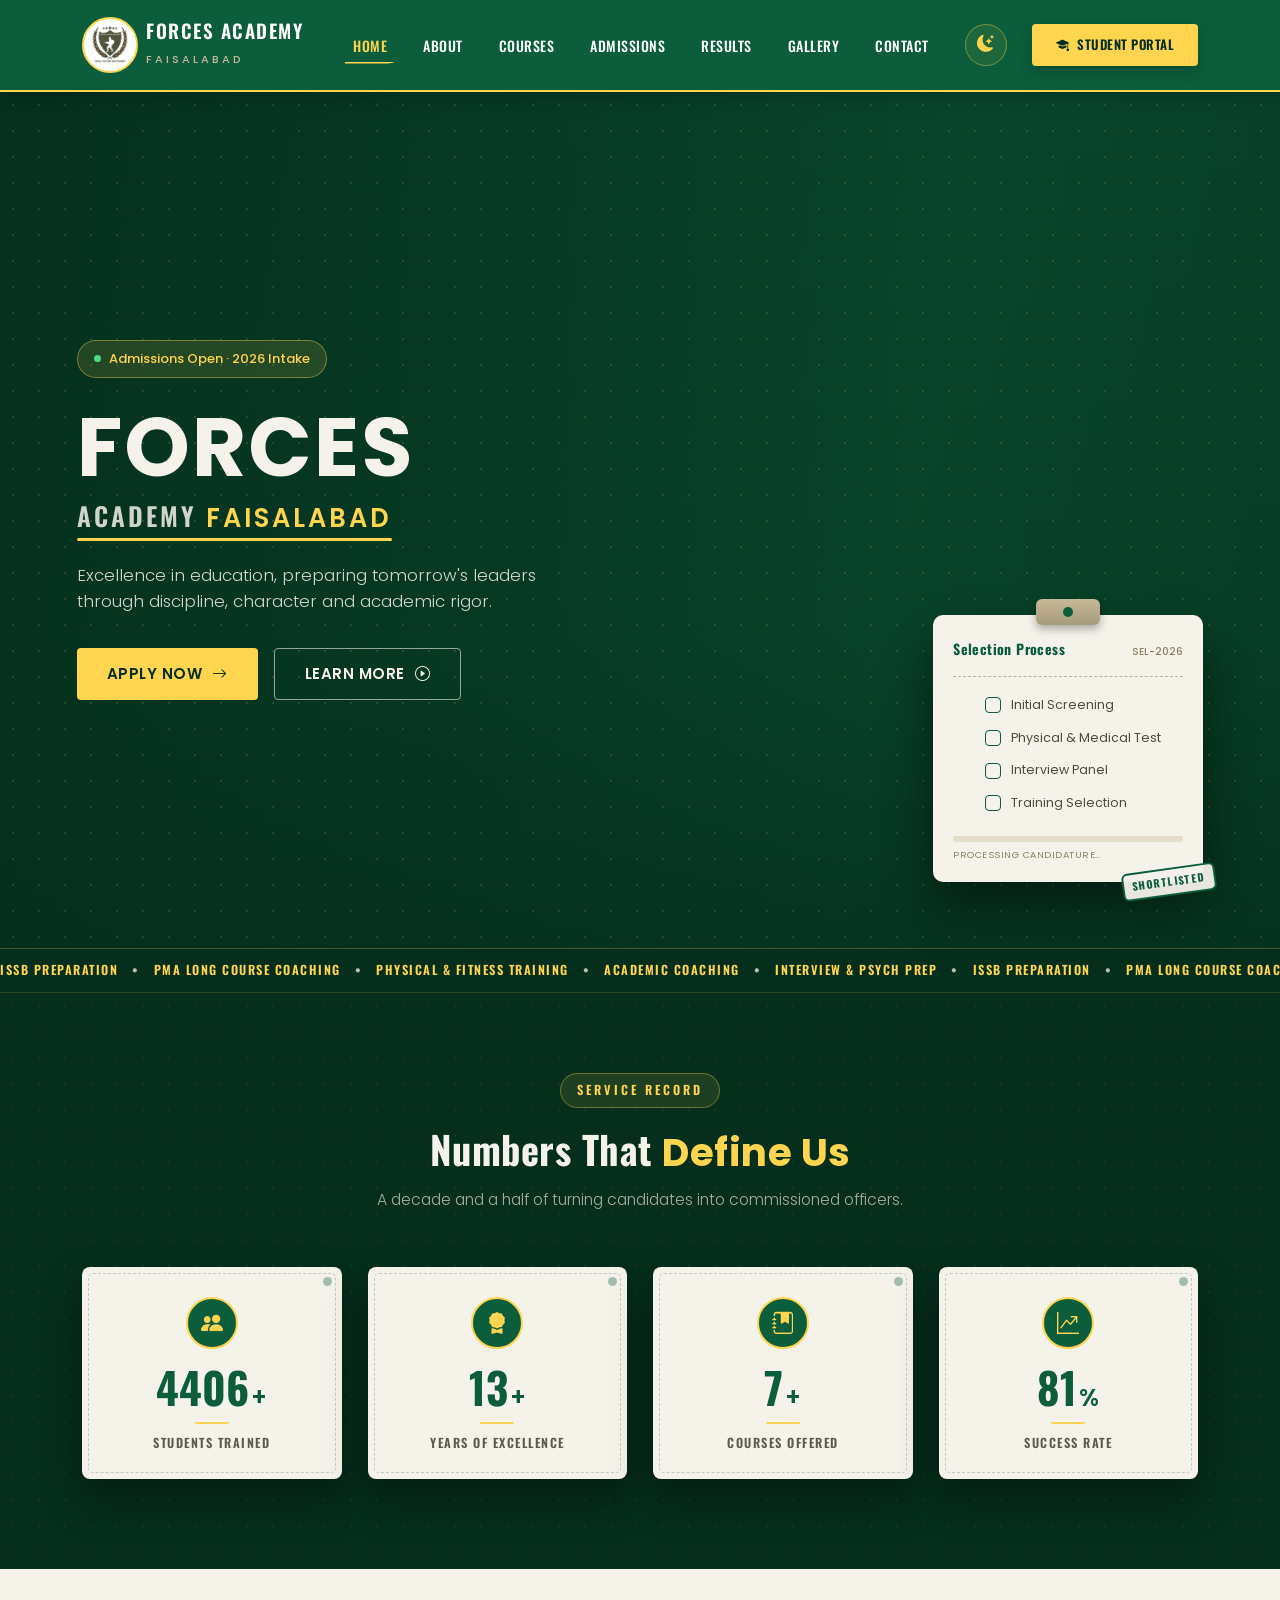
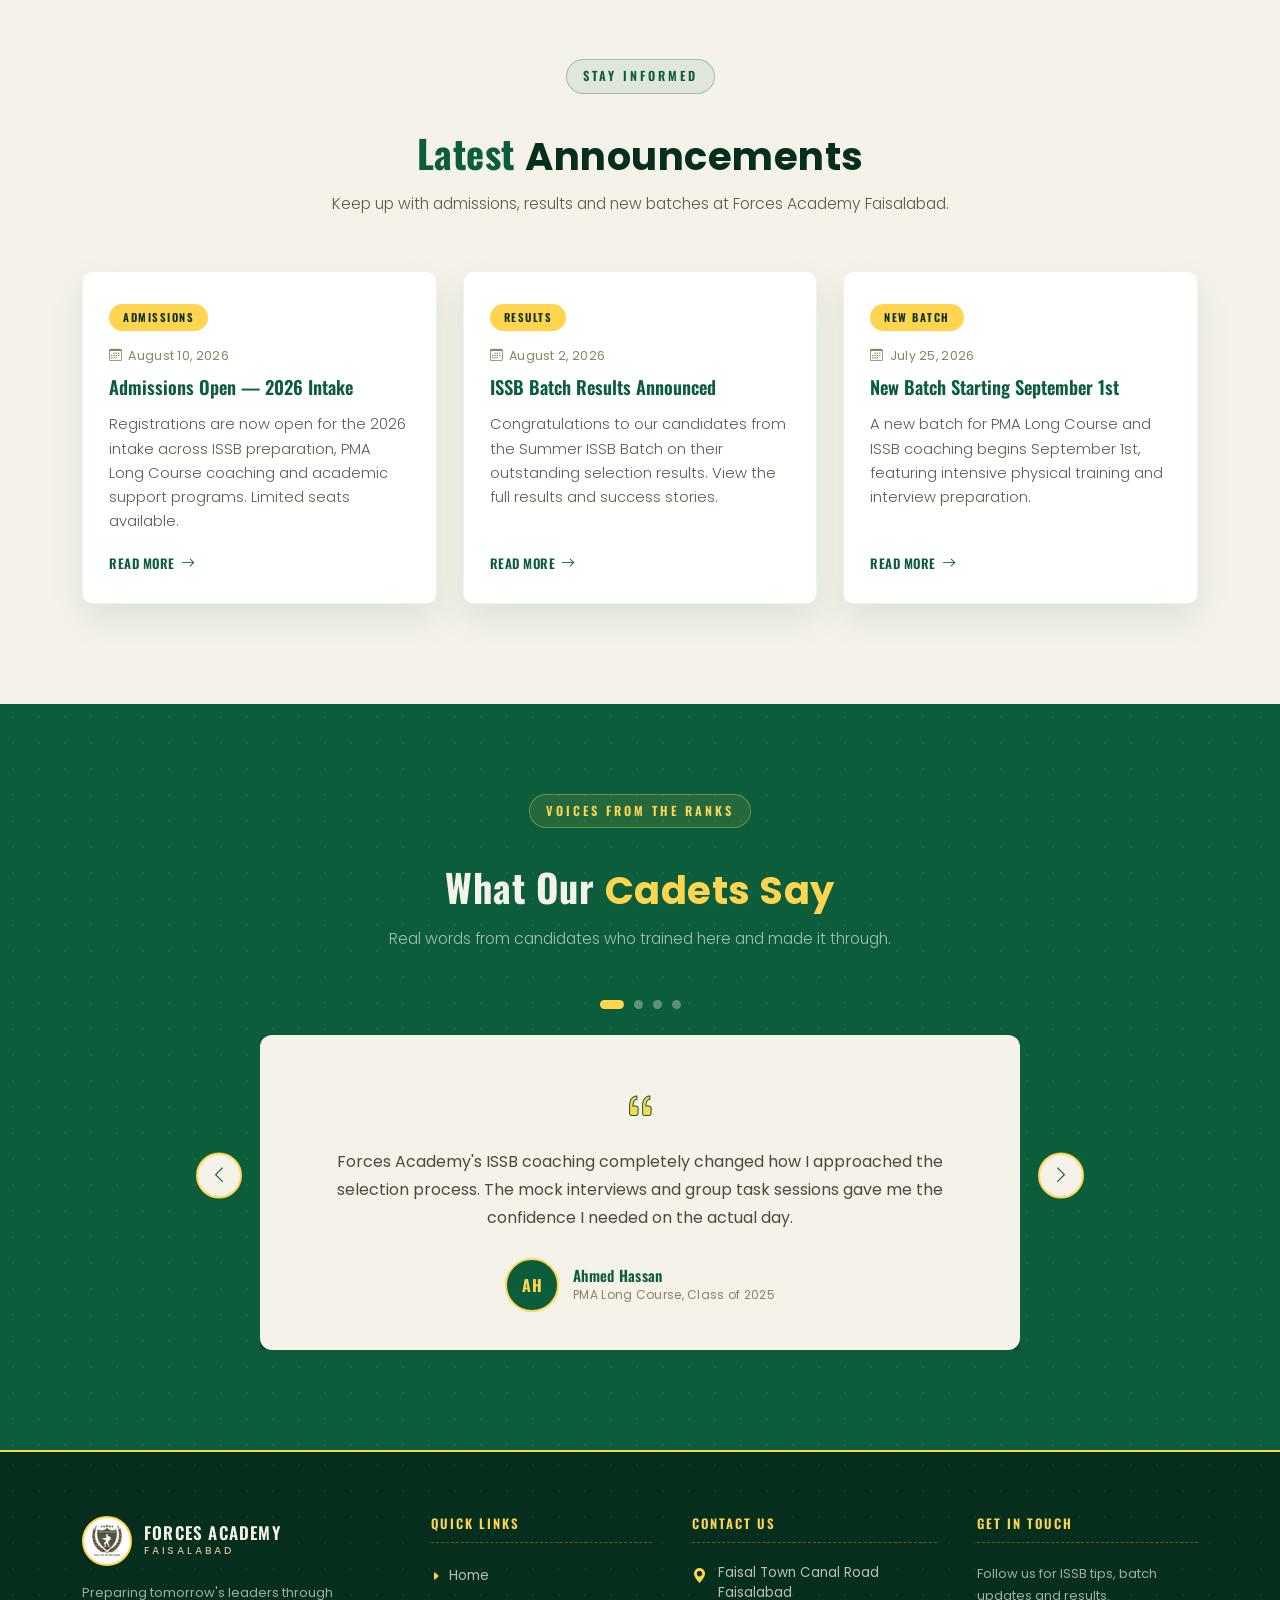
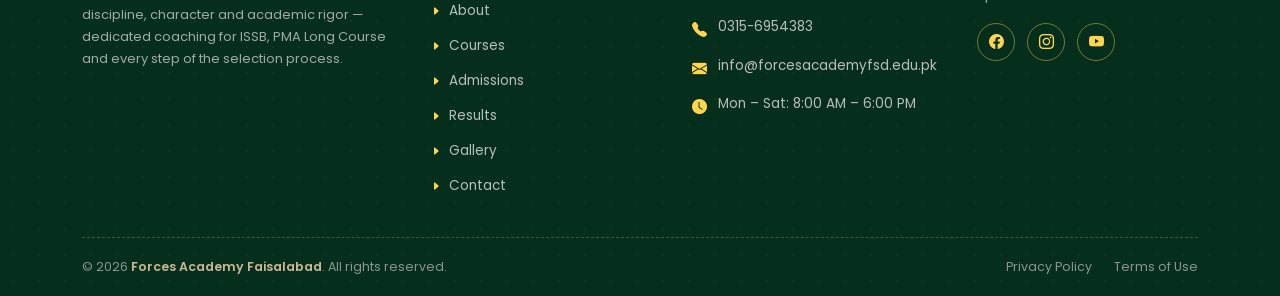
<file: index.html>
<!DOCTYPE html>
<html lang="en">

<head>
    <meta charset="UTF-8">
    <meta name="viewport" content="width=device-width, initial-scale=1.0">

    <title>Forces Academy Faisalabad</title>

    <!-- ===== Basic SEO Meta Tags ===== -->
    <meta name="description" content="Forces Academy Faisalabad offers expert ISSB preparation, PMA Long Course coaching, physical fitness training and academic support to help candidates become commissioned officers.">
    <meta name="keywords" content="Forces Academy Faisalabad, ISSB preparation, ISSB coaching Faisalabad, PMA Long Course coaching, Pakistan Army academy, military academy training, physical fitness training, interview and psych prep, cadet college coaching, Pakistan Navy academy, Pakistan Air Force academy">
    <meta name="author" content="Forces Academy Faisalabad">
    <link rel="canonical" href="https://forcesacademyfsd.edu.pk/index.html">

    <!-- ===== Open Graph / Social Sharing Meta Tags ===== -->
    <meta property="og:type" content="website">
    <meta property="og:title" content="Forces Academy Faisalabad | ISSB &amp; PMA Long Course Coaching">
    <meta property="og:description" content="Excellence in education, preparing tomorrow's leaders through discipline, character and academic rigor. ISSB, PMA Long Course, physical training and interview prep.">
    <meta property="og:image" content="https://forcesacademyfsd.edu.pk/images/logo.png">
    <meta property="og:url" content="https://forcesacademyfsd.edu.pk/index.html">
    <meta property="og:site_name" content="Forces Academy Faisalabad">
    <meta property="og:locale" content="en_PK">

    <!-- ===== Twitter Card Meta Tags ===== -->
    <meta name="twitter:card" content="summary_large_image">
    <meta name="twitter:title" content="Forces Academy Faisalabad | ISSB &amp; PMA Long Course Coaching">
    <meta name="twitter:description" content="Excellence in education, preparing tomorrow's leaders through discipline, character and academic rigor.">
    <meta name="twitter:image" content="https://forcesacademyfsd.edu.pk/images/logo.png">

    <!-- ===== Favicon (using existing logo) ===== -->
    <link rel="icon" type="image/png" href="images/logo.png">
    <link rel="apple-touch-icon" href="images/logo.png">

    <!-- Bootstrap CSS -->
    <link href="https://cdn.jsdelivr.net/npm/bootstrap@5.3.3/dist/css/bootstrap.min.css" rel="stylesheet">

    <!-- Bootstrap Icons -->
    <link rel="stylesheet"
        href="https://cdn.jsdelivr.net/npm/bootstrap-icons@1.11.3/font/bootstrap-icons.min.css">

    <!-- Custom CSS -->
    <link rel="stylesheet" href="css/style.css">
    <link rel="stylesheet" href="css/home.css">
    <link rel="stylesheet" href="css/dark-mode.css">

    <!-- If JS fails to load for any reason, cards must still be visible -->
    <noscript>
        <style>.fa-stat-card,.fa-announce-card{ opacity:1 !important; transform:none !important; }</style>
    </noscript>

    <!-- Apply saved theme before first paint, so there's no flash of the wrong theme.
         This tiny inline script MUST stay in <head>, before the stylesheets finish
         loading, so the class is already on <html> by the time CSS paints. -->
    <script>
        (function () {
            try {
                var saved = localStorage.getItem('fa-theme');
                var wantsDark = saved ? saved === 'dark'
                    : window.matchMedia('(prefers-color-scheme: dark)').matches;
                if (wantsDark) document.documentElement.classList.add('dark-mode');
            } catch (e) { /* localStorage unavailable — default to light mode */ }
        })();
    </script>

</head>

<body>

    <!-- ================= NAVBAR START ================= -->

    <nav class="navbar navbar-expand-lg sticky-top" id="mainNav">

        <div class="container">

            <!-- Logo -->

            <a class="navbar-brand d-flex align-items-center" href="index.html">

                <img src="images/logo.png" alt="Forces Academy Faisalabad official logo" class="logo">

                <div class="logo-text ms-2">
                    <h4>FORCES ACADEMY</h4>
                    <span>FAISALABAD</span>
                </div>

            </a>

            <!-- Mobile Toggle -->

            <button class="navbar-toggler" type="button"
                data-bs-toggle="collapse"
                data-bs-target="#navbarMenu">
                <span class="navbar-toggler-icon"></span>
            </button>

            <!-- Menu -->

            <div class="collapse navbar-collapse justify-content-end" id="navbarMenu">

                <ul class="navbar-nav align-items-lg-center">

                    <li class="nav-item"><a class="nav-link active" href="index.html">Home</a></li>
                    <li class="nav-item"><a class="nav-link" href="about.html">About</a></li>
                    <li class="nav-item"><a class="nav-link" href="courses.html">Courses</a></li>
                    <li class="nav-item"><a class="nav-link" href="admissions.html">Admissions</a></li>
                    <li class="nav-item"><a class="nav-link" href="results.html">Results</a></li>
                    <li class="nav-item"><a class="nav-link" href="gallery.html">Gallery</a></li>
                    <li class="nav-item"><a class="nav-link" href="contact.html">Contact</a></li>

                </ul>

                <!-- Theme Toggle -->
                <button type="button" class="theme-toggle-btn" id="themeToggle" aria-label="Toggle dark mode" title="Toggle dark mode">
                    <i class="bi bi-moon-stars-fill theme-icon-moon"></i>
                    <i class="bi bi-sun-fill theme-icon-sun"></i>
                </button>

                <!-- Student Portal Button -->

                <a href="https://farhadlms.great-site.net/login.php" class="portal-btn">
                    <i class="bi bi-mortarboard-fill"></i>
                    Student Portal
                </a>

            </div>

        </div>

    </nav>

    <!-- ================= NAVBAR END ================= -->

    <!-- ================= HERO SECTION START ================= -->
    <section id="hero" class="fa2-hero">

        <!-- Full-bleed background photo behind everything -->
        <div class="fa2-photo" role="img" aria-label="Forces Academy Faisalabad cadets in training"></div>
        <div class="fa2-photo-fade"></div>
        <div class="fa2-grid-fx"></div>

        <div class="fa2-hero-inner">

            <div class="fa2-hero-content">

                <span class="fa2-badge">
                    <span class="fa2-dot"></span>
                    Admissions Open &middot; 2026 Intake
                </span>

                <h1 class="fa2-title">
                    <span class="fa2-letters">
                        <span style="animation-delay:.05s">F</span><span style="animation-delay:.10s">O</span><span style="animation-delay:.15s">R</span><span style="animation-delay:.20s">C</span><span style="animation-delay:.25s">E</span><span style="animation-delay:.30s">S</span>
                    </span>
                    <span class="fa2-subline">ACADEMY <em>FAISALABAD</em></span>
                </h1>

                <p class="fa2-tagline">
                    Excellence in education, preparing tomorrow's leaders through
                    discipline, character and academic rigor.
                </p>

                <div class="fa2-buttons">
                    <a href="admissions.html" class="fa2-btn fa2-btn-fill">
                        <span>Apply Now</span>
                        <i class="bi bi-arrow-right"></i>
                    </a>
                    <a href="about.html" class="fa2-btn fa2-btn-ghost">
                        <span>Learn More</span>
                        <i class="bi bi-play-circle"></i>
                    </a>
                </div>

            </div>

        </div>

        <!-- Floating clipboard card, overlaid on the photo -->
        <div class="fa2-clipboard">
            <div class="fa2-clip"><span></span></div>

            <div class="fa2-clipboard-head">
                <h4>Selection Process</h4>
                <span class="fa2-file-id">SEL-2026</span>
            </div>

            <ul class="fa2-checklist">
                <li style="animation-delay:.2s"><span class="fa2-chk"></span>Initial Screening</li>
                <li style="animation-delay:1.2s"><span class="fa2-chk"></span>Physical &amp; Medical Test</li>
                <li style="animation-delay:2.2s"><span class="fa2-chk"></span>Interview Panel</li>
                <li style="animation-delay:3.2s"><span class="fa2-chk"></span>Training Selection</li>
            </ul>

            <div class="fa2-progress">
                <div class="fa2-progress-bar"></div>
            </div>
            <span class="fa2-progress-label">Processing candidature&hellip;</span>

            <div class="fa2-stamp">SHORTLISTED</div>
        </div>

        <!-- Scrolling course ticker -->
        <div class="fa2-ticker">
            <div class="fa2-ticker-track">
                <span>ISSB PREPARATION</span>
                <span>&bull;</span>
                <span>PMA LONG COURSE COACHING</span>
                <span>&bull;</span>
                <span>PHYSICAL &amp; FITNESS TRAINING</span>
                <span>&bull;</span>
                <span>ACADEMIC COACHING</span>
                <span>&bull;</span>
                <span>INTERVIEW &amp; PSYCH PREP</span>
                <span>&bull;</span>
                <span>ISSB PREPARATION</span>
                <span>&bull;</span>
                <span>PMA LONG COURSE COACHING</span>
                <span>&bull;</span>
                <span>PHYSICAL &amp; FITNESS TRAINING</span>
                <span>&bull;</span>
                <span>ACADEMIC COACHING</span>
                <span>&bull;</span>
                <span>INTERVIEW &amp; PSYCH PREP</span>
                <span>&bull;</span>
            </div>
        </div>

    </section>
    <!-- ================= HERO SECTION END ================= -->

    <!-- ================= STATS SECTION START ================= -->
    <section class="fa-stats" id="stats">

        <div class="container">

            <div class="fa-stats-head">
                <span class="fa-stats-eyebrow">Service Record</span>
                <h2>Numbers That <em>Define Us</em></h2>
                <p>A decade and a half of turning candidates into commissioned officers.</p>
            </div>

            <div class="fa-stats-grid">

                <div class="fa-stat-card">
                    <div class="fa-stat-icon"><i class="bi bi-people-fill"></i></div>
                    <div class="fa-stat-number" data-target="5000" data-decimals="0">0<span class="fa-stat-suffix">+</span></div>
                    <div class="fa-stat-rule"></div>
                    <div class="fa-stat-label">Students Trained</div>
                </div>

                <div class="fa-stat-card">
                    <div class="fa-stat-icon"><i class="bi bi-award-fill"></i></div>
                    <div class="fa-stat-number" data-target="15" data-decimals="0">0<span class="fa-stat-suffix">+</span></div>
                    <div class="fa-stat-rule"></div>
                    <div class="fa-stat-label">Years Of Excellence</div>
                </div>

                <div class="fa-stat-card">
                    <div class="fa-stat-icon"><i class="bi bi-journal-bookmark-fill"></i></div>
                    <div class="fa-stat-number" data-target="8" data-decimals="0">0<span class="fa-stat-suffix">+</span></div>
                    <div class="fa-stat-rule"></div>
                    <div class="fa-stat-label">Courses Offered</div>
                </div>

                <div class="fa-stat-card">
                    <div class="fa-stat-icon"><i class="bi bi-graph-up-arrow"></i></div>
                    <div class="fa-stat-number" data-target="92" data-decimals="0">0<span class="fa-stat-suffix">%</span></div>
                    <div class="fa-stat-rule"></div>
                    <div class="fa-stat-label">Success Rate</div>
                </div>

            </div>

        </div>

    </section>
    <!-- ================= STATS SECTION END ================= -->

    <!-- ================= ANNOUNCEMENTS SECTION START ================= -->
    <section class="fa-announcements" id="announcements">

        <div class="container">

            <div class="fa-announce-head">
                <span class="fa-stats-eyebrow">Stay Informed</span>
                <h2>Latest <em>Announcements</em></h2>
                <p>Keep up with admissions, results and new batches at Forces Academy Faisalabad.</p>
            </div>

            <div class="fa-announce-grid">

                <article class="fa-announce-card">
                    <div class="fa-announce-tag">Admissions</div>
                    <span class="fa-announce-date"><i class="bi bi-calendar3"></i> August 10, 2026</span>
                    <h3>Admissions Open &mdash; 2026 Intake</h3>
                    <p>Registrations are now open for the 2026 intake across ISSB preparation, PMA Long Course coaching and academic support programs. Limited seats available.</p>
                    <a href="admissions.html" class="fa-announce-link">
                        Read More <i class="bi bi-arrow-right"></i>
                    </a>
                </article>

                <article class="fa-announce-card">
                    <div class="fa-announce-tag">Results</div>
                    <span class="fa-announce-date"><i class="bi bi-calendar3"></i> August 2, 2026</span>
                    <h3>ISSB Batch Results Announced</h3>
                    <p>Congratulations to our candidates from the Summer ISSB Batch on their outstanding selection results. View the full results and success stories.</p>
                    <a href="results.html" class="fa-announce-link">
                        Read More <i class="bi bi-arrow-right"></i>
                    </a>
                </article>

                <article class="fa-announce-card">
                    <div class="fa-announce-tag">New Batch</div>
                    <span class="fa-announce-date"><i class="bi bi-calendar3"></i> July 25, 2026</span>
                    <h3>New Batch Starting September 1st</h3>
                    <p>A new batch for PMA Long Course and ISSB coaching begins September 1st, featuring intensive physical training and interview preparation.</p>
                    <a href="courses.html" class="fa-announce-link">
                        Read More <i class="bi bi-arrow-right"></i>
                    </a>
                </article>

            </div>

        </div>

    </section>
    <!-- ================= ANNOUNCEMENTS SECTION END ================= -->

    <!-- ================= TESTIMONIALS SECTION START ================= -->
    <section class="fa-testimonials" id="testimonials">

        <div class="container">

            <div class="fa-testi-head">
                <span class="fa-stats-eyebrow">Voices From The Ranks</span>
                <h2>What Our <em>Cadets Say</em></h2>
                <p>Real words from candidates who trained here and made it through.</p>
            </div>

            <div id="faTestiCarousel" class="carousel slide fa-testi-carousel" data-bs-ride="carousel" data-bs-interval="6000" data-bs-pause="false">

                <!-- Indicators -->
                <div class="carousel-indicators fa-testi-indicators">
                    <button type="button" data-bs-target="#faTestiCarousel" data-bs-slide-to="0" class="active" aria-current="true" aria-label="Testimonial 1"></button>
                    <button type="button" data-bs-target="#faTestiCarousel" data-bs-slide-to="1" aria-label="Testimonial 2"></button>
                    <button type="button" data-bs-target="#faTestiCarousel" data-bs-slide-to="2" aria-label="Testimonial 3"></button>
                    <button type="button" data-bs-target="#faTestiCarousel" data-bs-slide-to="3" aria-label="Testimonial 4"></button>
                </div>

                <!-- Slides -->
                <div class="carousel-inner">

                    <div class="carousel-item active">
                        <div class="fa-testi-card">
                            <i class="bi bi-quote fa-testi-quote-icon"></i>
                            <p class="fa-testi-text">
                                Forces Academy's ISSB coaching completely changed how I approached
                                the selection process. The mock interviews and group task
                                sessions gave me the confidence I needed on the actual day.
                            </p>
                            <div class="fa-testi-person">
                                <div class="fa-testi-avatar">AH</div>
                                <div class="fa-testi-info">
                                    <h5>Ahmed Hassan</h5>
                                    <span>PMA Long Course, Class of 2025</span>
                                </div>
                            </div>
                        </div>
                    </div>

                    <div class="carousel-item">
                        <div class="fa-testi-card">
                            <i class="bi bi-quote fa-testi-quote-icon"></i>
                            <p class="fa-testi-text">
                                The physical training schedule here is tough but it's exactly
                                what the selection board expects. My instructors pushed me
                                further than I thought I could go, and it paid off.
                            </p>
                            <div class="fa-testi-person">
                                <div class="fa-testi-avatar">SF</div>
                                <div class="fa-testi-info">
                                    <h5>Sara Fatima</h5>
                                    <span>Naval Academy Aspirant, 2024 Batch</span>
                                </div>
                            </div>
                        </div>
                    </div>

                    <div class="carousel-item">
                        <div class="fa-testi-card">
                            <i class="bi bi-quote fa-testi-quote-icon"></i>
                            <p class="fa-testi-text">
                                What stood out most was the academic coaching. Concepts I'd
                                struggled with for years finally clicked because the teachers
                                actually took the time to explain the "why" behind everything.
                            </p>
                            <div class="fa-testi-person">
                                <div class="fa-testi-avatar">BR</div>
                                <div class="fa-testi-info">
                                    <h5>Bilal Raza</h5>
                                    <span>PAF Cadet College, Class of 2025</span>
                                </div>
                            </div>
                        </div>
                    </div>

                    <div class="carousel-item">
                        <div class="fa-testi-card">
                            <i class="bi bi-quote fa-testi-quote-icon"></i>
                            <p class="fa-testi-text">
                                From the psych tests to the final interview panel, every stage
                                felt familiar because we had already practiced it here dozens
                                of times. That preparation made all the difference.
                            </p>
                            <div class="fa-testi-person">
                                <div class="fa-testi-avatar">MZ</div>
                                <div class="fa-testi-info">
                                    <h5>Mahnoor Zafar</h5>
                                    <span>PMA Long Course, Class of 2026</span>
                                </div>
                            </div>
                        </div>
                    </div>

                </div>

                <!-- Manual controls -->
                <button class="carousel-control-prev" type="button" data-bs-target="#faTestiCarousel" data-bs-slide="prev">
                    <span class="fa-testi-arrow"><i class="bi bi-chevron-left"></i></span>
                    <span class="visually-hidden">Previous</span>
                </button>
                <button class="carousel-control-next" type="button" data-bs-target="#faTestiCarousel" data-bs-slide="next">
                    <span class="fa-testi-arrow"><i class="bi bi-chevron-right"></i></span>
                    <span class="visually-hidden">Next</span>
                </button>

            </div>

        </div>

    </section>
    <!-- ================= TESTIMONIALS SECTION END ================= -->

    <!-- ================= FOOTER START ================= -->
    <footer class="fa-footer">

        <div class="container">

            <div class="fa-footer-grid">

                <!-- Brand -->
                <div class="fa-footer-brand">

                    <div class="fa-footer-logo">
                        <img src="images/logo.png" alt="Forces Academy Faisalabad logo">
                        <div>
                            <h4>FORCES ACADEMY</h4>
                            <span>FAISALABAD</span>
                        </div>
                    </div>

                    <p class="fa-footer-about">
                        Preparing tomorrow's leaders through discipline, character and
                        academic rigor &mdash; dedicated coaching for ISSB, PMA Long Course
                        and every step of the selection process.
                    </p>

                </div>

                <!-- Quick Links -->
                <div class="fa-footer-col">
                    <h5>Quick Links</h5>
                    <ul class="fa-footer-links">
                        <li><a href="index.html"><i class="bi bi-caret-right-fill"></i>Home</a></li>
                        <li><a href="about.html"><i class="bi bi-caret-right-fill"></i>About</a></li>
                        <li><a href="courses.html"><i class="bi bi-caret-right-fill"></i>Courses</a></li>
                        <li><a href="admissions.html"><i class="bi bi-caret-right-fill"></i>Admissions</a></li>
                        <li><a href="results.html"><i class="bi bi-caret-right-fill"></i>Results</a></li>
                        <li><a href="gallery.html"><i class="bi bi-caret-right-fill"></i>Gallery</a></li>
                        <li><a href="contact.html"><i class="bi bi-caret-right-fill"></i>Contact</a></li>
                    </ul>
                </div>

                <!-- Contact -->
                <div class="fa-footer-col">
                    <h5>Contact Us</h5>
                    <ul class="fa-footer-contact">
                        <li>
                            <i class="bi bi-geo-alt-fill"></i>
                            <span>Faisal Town Canal Road Faisalabad</span>
                        </li>
                        <li>
                            <i class="bi bi-telephone-fill"></i>
                            <a href="tel:+923156954383">0315-6954383</a>
                        </li>
                        <li>
                            <i class="bi bi-envelope-fill"></i>
                            <a href="mailto:info@forcesacademyfsd.edu.pk">info@forcesacademyfsd.edu.pk</a>
                        </li>
                        <li>
                            <i class="bi bi-clock-fill"></i>
                            <span>Mon &ndash; Sat: 8:00 AM &ndash; 6:00 PM</span>
                        </li>
                    </ul>
                </div>

                <!-- Get in Touch (social) -->
                <div class="fa-footer-col">
                    <h5>Get in Touch</h5>
                    <p class="fa-footer-social-text">Follow us for ISSB tips, batch updates and results.</p>
                    <div class="fa-footer-social">
                        <a href="https://www.facebook.com/forcesacademyfaisalabad/" target="_blank" rel="noopener noreferrer" aria-label="Facebook"><i class="bi bi-facebook"></i></a>
                        <a href="https://www.instagram.com/forcesacademyfaisalabad/" target="_blank" rel="noopener noreferrer" aria-label="Instagram"><i class="bi bi-instagram"></i></a>
                        <a href="https://www.youtube.com/channel/UCRF74RQe3TiQl-_qyFZb-2w" target="_blank" rel="noopener noreferrer" aria-label="YouTube"><i class="bi bi-youtube"></i></a>
                    </div>
                </div>

            </div>

            <div class="fa-footer-bottom">
                <p>&copy; 2026 <strong>Forces Academy Faisalabad</strong>. All rights reserved.</p>
                <div class="fa-footer-legal">
                    <a href="#">Privacy Policy</a>
                    <a href="#">Terms of Use</a>
                </div>
            </div>

        </div>

    </footer>
    <!-- ================= FOOTER END ================= -->

    <!-- ================= BACK TO TOP BUTTON ================= -->
    <button id="backToTop" class="back-to-top" aria-label="Back to top" type="button">
        <i class="bi bi-arrow-up"></i>
    </button>
    <!-- ================= BACK TO TOP BUTTON END ================= -->

    <!-- Bootstrap JS -->
    <script src="https://cdn.jsdelivr.net/npm/bootstrap@5.3.3/dist/js/bootstrap.bundle.min.js"></script>

    <!-- Stats Counter + Back-to-Top + Dark Mode Toggle JS -->
    <script src="js/main.js"></script>

</body>

</html>
</file>
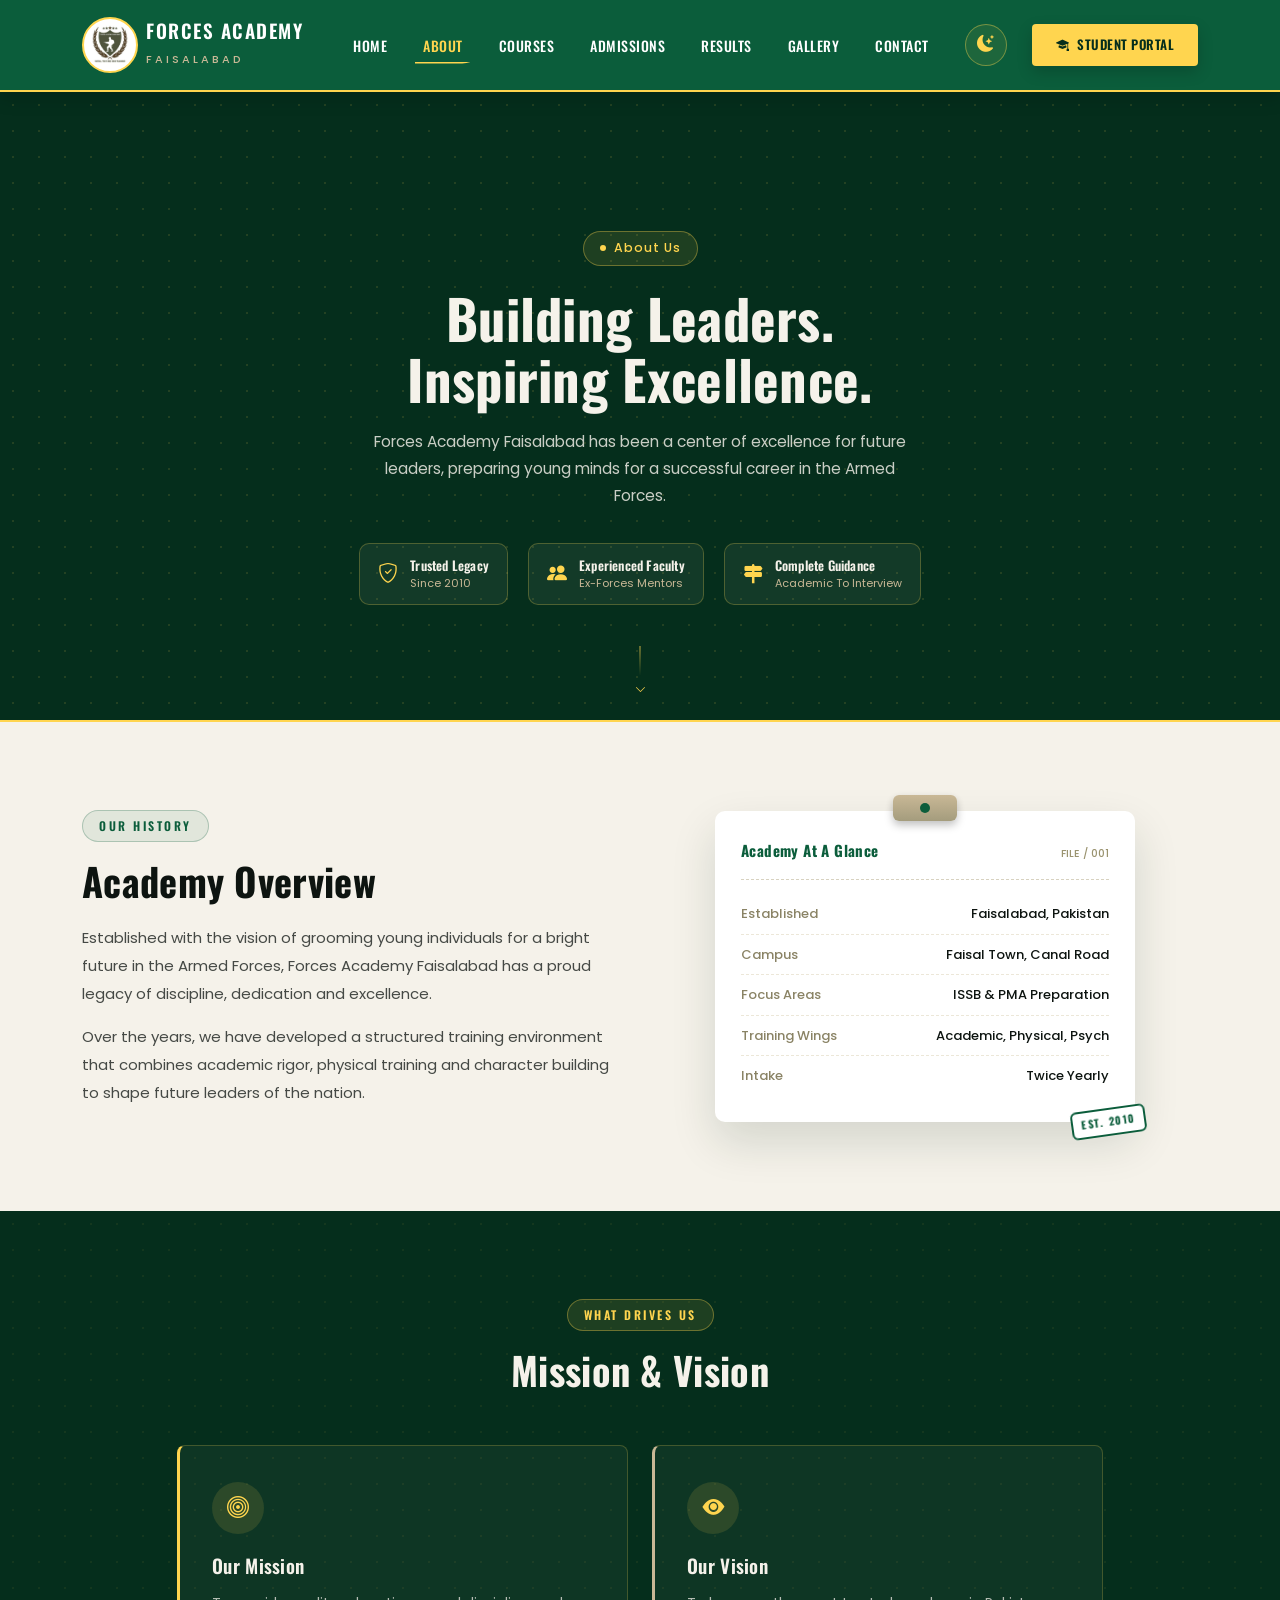
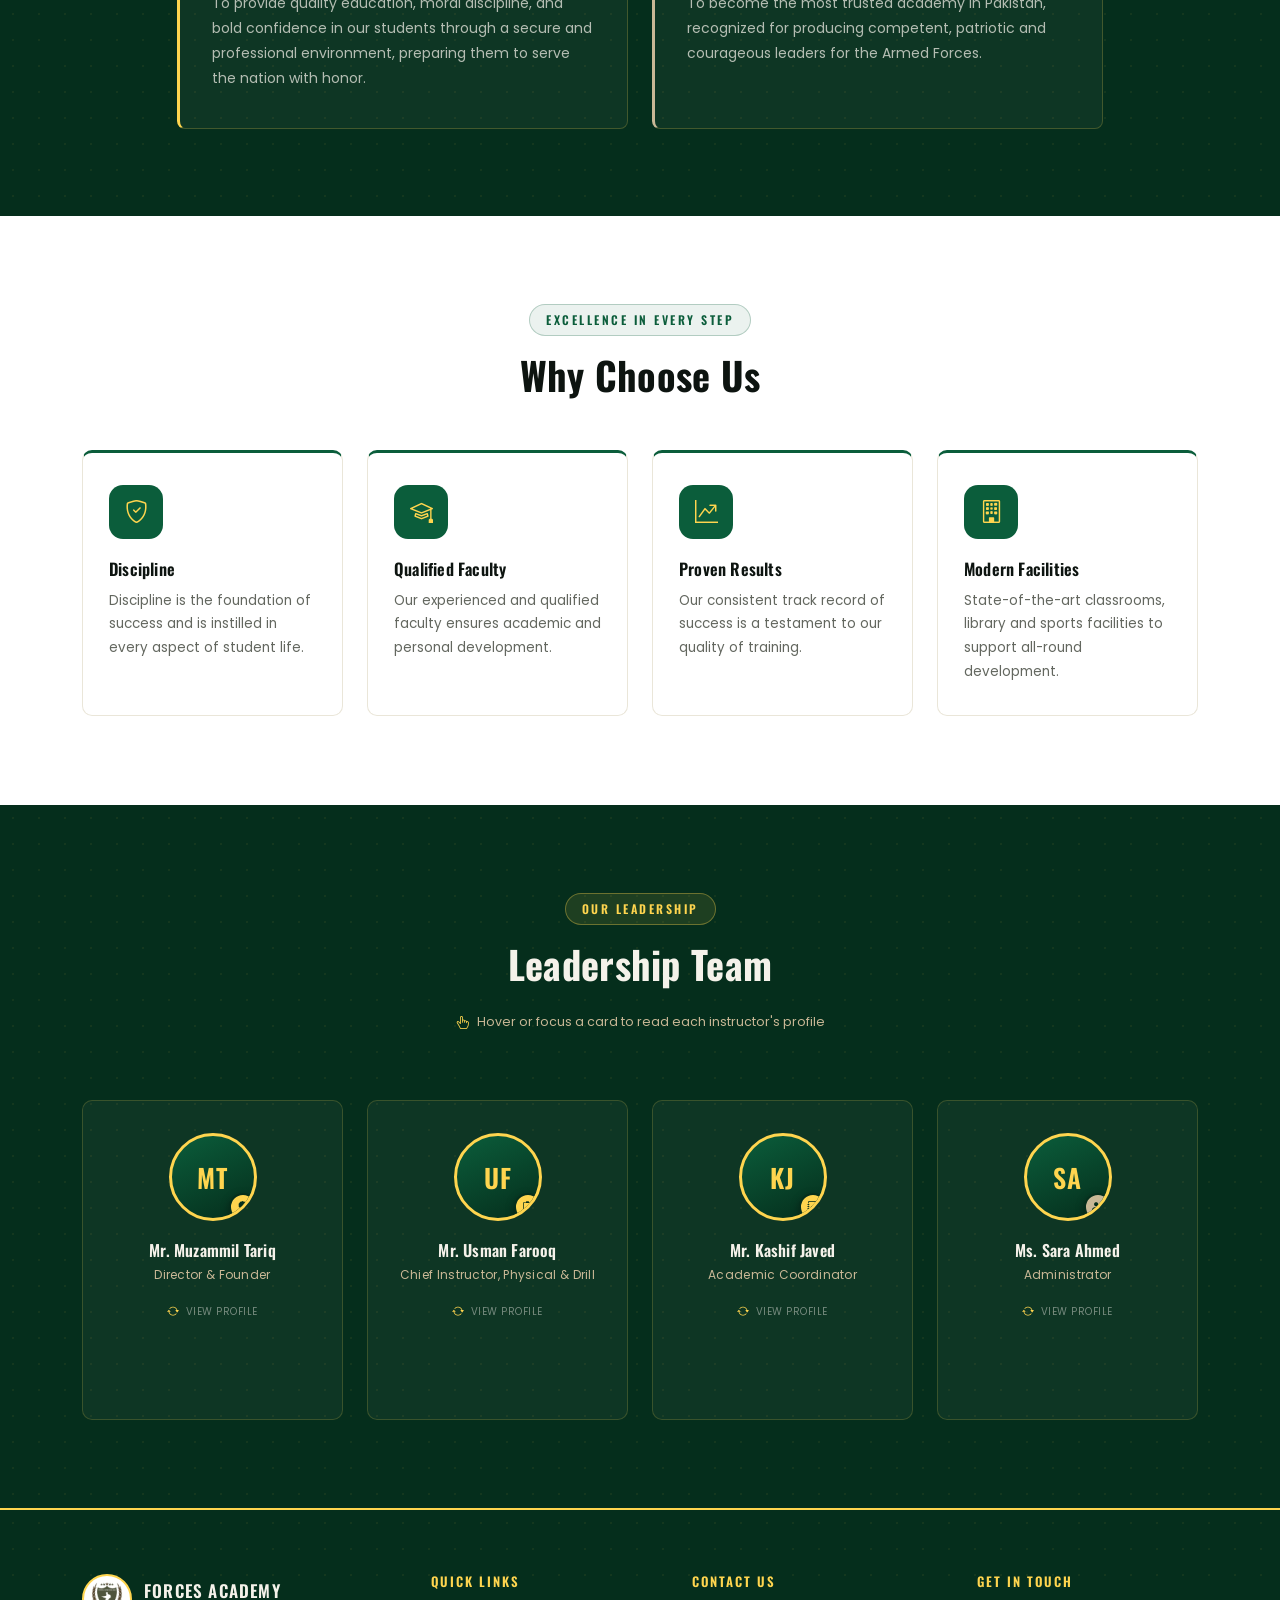
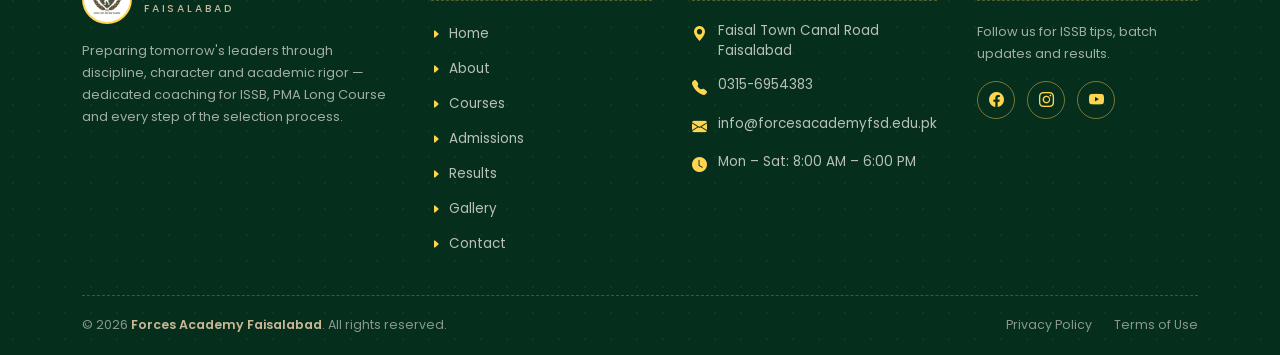
<file: about.html>
<!DOCTYPE html>
<html lang="en">

<head>
    <meta charset="UTF-8">
    <meta name="viewport" content="width=device-width, initial-scale=1.0">
    <title>About Us — Forces Academy Faisalabad </title>

    <!-- ===== Basic SEO Meta Tags ===== -->
    <meta name="description" content="Forces Academy Faisalabad has trained future officers since 2010. Discover our mission, vision, experienced leadership team, and proven ISSB and PMA coaching.">
    <meta name="keywords" content="Forces Academy Faisalabad, about Forces Academy, ISSB preparation Faisalabad, PMA Long Course coaching, military academy history, army academy leadership team, cadet training Faisalabad, Pakistan Armed Forces coaching, ISSB coaching mission vision">
    <meta name="author" content="Forces Academy Faisalabad">
    <link rel="canonical" href="https://forcesacademyfsd.edu.pk/about.html">

    <!-- ===== Open Graph / Social Sharing Meta Tags ===== -->
    <meta property="og:type" content="website">
    <meta property="og:title" content="About Us — Forces Academy Faisalabad">
    <meta property="og:description" content="Excellence in education since 2010 — Forces Academy Faisalabad builds leaders through discipline, character and academic rigor.">
    <meta property="og:image" content="https://forcesacademyfsd.edu.pk/images/logo.png">
    <meta property="og:url" content="https://forcesacademyfsd.edu.pk/about.html">
    <meta property="og:site_name" content="Forces Academy Faisalabad">
    <meta property="og:locale" content="en_PK">

    <!-- ===== Twitter Card Meta Tags ===== -->
    <meta name="twitter:card" content="summary_large_image">
    <meta name="twitter:title" content="About Us — Forces Academy Faisalabad">
    <meta name="twitter:description" content="Excellence in education since 2010 — Forces Academy Faisalabad builds leaders through discipline, character and academic rigor.">
    <meta name="twitter:image" content="https://forcesacademyfsd.edu.pk/images/logo.png">

    <!-- ===== Favicon (using existing logo) ===== -->
    <link rel="icon" type="image/png" href="images/logo.png">
    <link rel="apple-touch-icon" href="images/logo.png">

    <link href="https://cdn.jsdelivr.net/npm/bootstrap@5.3.3/dist/css/bootstrap.min.css" rel="stylesheet">
    <link rel="stylesheet" href="https://cdn.jsdelivr.net/npm/bootstrap-icons@1.11.3/font/bootstrap-icons.min.css">

    <!-- ⚠️ Path check: agar yeh page kisi subfolder mein hai to "css/style.css"
         ki jagah "../css/style.css" karein -->
    <link rel="stylesheet" href="css/style.css">
      <link rel="stylesheet" href="css/home.css">
    <link rel="stylesheet" href="css/dark-mode.css">

    <!-- Apply saved theme before first paint, so there's no flash of the wrong theme.
         This tiny inline script MUST stay in <head>, before the stylesheets finish
         loading, so the class is already on <html> by the time CSS paints. -->
    <script>
        (function () {
            try {
                var saved = localStorage.getItem('fa-theme');
                var wantsDark = saved ? saved === 'dark'
                    : window.matchMedia('(prefers-color-scheme: dark)').matches;
                if (wantsDark) document.documentElement.classList.add('dark-mode');
            } catch (e) { /* localStorage unavailable — default to light mode */ }
        })();
    </script>
</head>

<body>

    <nav class="navbar navbar-expand-lg sticky-top" id="mainNav">
        <div class="container">

            <a class="navbar-brand d-flex align-items-center" href="index.html">
                <img src="images/logo.png" alt="Forces Academy Faisalabad official logo" class="logo">
                <div class="logo-text ms-2">
                    <h4>FORCES ACADEMY</h4>
                    <span>FAISALABAD</span>
                </div>
            </a>

            <button class="navbar-toggler" type="button"
                data-bs-toggle="collapse"
                data-bs-target="#navbarMenu">
                <span class="navbar-toggler-icon"></span>
            </button>

            <div class="collapse navbar-collapse justify-content-end" id="navbarMenu">
                <ul class="navbar-nav align-items-lg-center">
                    <li class="nav-item"><a class="nav-link" href="index.html">Home</a></li>
                    <li class="nav-item"><a class="nav-link active" href="about.html">About</a></li>
                    <li class="nav-item"><a class="nav-link" href="courses.html">Courses</a></li>
                    <li class="nav-item"><a class="nav-link" href="admissions.html">Admissions</a></li>
                    <li class="nav-item"><a class="nav-link" href="results.html">Results</a></li>
                    <li class="nav-item"><a class="nav-link" href="gallery.html">Gallery</a></li>
                    <li class="nav-item"><a class="nav-link" href="contact.html">Contact</a></li>
                </ul>

                <!-- Theme Toggle -->
                <button type="button" class="theme-toggle-btn" id="themeToggle" aria-label="Toggle dark mode" title="Toggle dark mode">
                    <i class="bi bi-moon-stars-fill theme-icon-moon"></i>
                    <i class="bi bi-sun-fill theme-icon-sun"></i>
                </button>

                <a href="https://farhadlms.great-site.net/login.php" class="portal-btn">
                    <i class="bi bi-mortarboard-fill"></i>
                    Student Portal
                </a>
            </div>

        </div>
    </nav>

    <!-- ================= HERO BANNER START (centered, no side card) ================= -->
    <header class="ab-hero">
        <div class="ab-hero-photo" role="img" aria-label="Forces Academy Faisalabad cadets during training"></div>
        <div class="ab-hero-fade"></div>
        <div class="ab-hero-fx"></div>

        <div class="container ab-hero-inner">
            <span class="ab-eyebrow ab-hero-in ab-hero-in-1"><span class="ab-eyebrow-dot"></span>About Us</span>
            <h1 class="ab-hero-in ab-hero-in-2">Building Leaders.<br>Inspiring Excellence.</h1>
            <p class="ab-hero-in ab-hero-in-3">
                Forces Academy Faisalabad has been a center of excellence for future
                leaders, preparing young minds for a successful career in the Armed
                Forces.
            </p>

            <div class="ab-badges ab-hero-in ab-hero-in-4">
                <div class="ab-badge">
                    <i class="bi bi-shield-check"></i>
                    <div>
                        <strong>Trusted Legacy</strong>
                        <span>Since 2010</span>
                    </div>
                </div>
                <div class="ab-badge">
                    <i class="bi bi-people-fill"></i>
                    <div>
                        <strong>Experienced Faculty</strong>
                        <span>Ex-Forces Mentors</span>
                    </div>
                </div>
                <div class="ab-badge">
                    <i class="bi bi-signpost-2-fill"></i>
                    <div>
                        <strong>Complete Guidance</strong>
                        <span>Academic To Interview</span>
                    </div>
                </div>
            </div>
        </div>

        <a href="#abOverview" class="ab-scroll-cue" aria-label="Scroll to content">
            <span></span>
            <i class="bi bi-chevron-down"></i>
        </a>
    </header>
    <!-- ================= HERO BANNER END ================= -->

    <!-- ================= SECTION 1: OVERVIEW START ================= -->
    <section class="ab-section ab-overview" id="abOverview">
        <div class="container">
            <div class="row align-items-center gy-5">

                <div class="col-lg-6 ab-reveal">
                    <span class="ab-tag">Our History</span>
                    <h2 class="ab-heading">Academy Overview</h2>
                    <p class="ab-body">
                        Established with the vision of grooming young individuals for a
                        bright future in the Armed Forces, Forces Academy Faisalabad has
                        a proud legacy of discipline, dedication and excellence.
                    </p>
                    <p class="ab-body">
                        Over the years, we have developed a structured training
                        environment that combines academic rigor, physical training and
                        character building to shape future leaders of the nation.
                    </p>
                </div>

                <div class="col-lg-6 ab-reveal ab-reveal-d2">
                    <div class="ab-record">
                        <div class="ab-record-clip"><span></span></div>

                        <div class="ab-record-head">
                            <h4>Academy At A Glance</h4>
                            <span class="ab-record-id">FILE / 001</span>
                        </div>

                        <ul class="ab-record-list">
                            <li>
                                <span class="ab-record-label">Established</span>
                                <span class="ab-record-value">Faisalabad, Pakistan</span>
                            </li>
                            <li>
                                <span class="ab-record-label">Campus</span>
                                <span class="ab-record-value">Faisal Town, Canal Road</span>
                            </li>
                            <li>
                                <span class="ab-record-label">Focus Areas</span>
                                <span class="ab-record-value">ISSB &amp; PMA Preparation</span>
                            </li>
                            <li>
                                <span class="ab-record-label">Training Wings</span>
                                <span class="ab-record-value">Academic, Physical, Psych</span>
                            </li>
                            <li>
                                <span class="ab-record-label">Intake</span>
                                <span class="ab-record-value">Twice Yearly</span>
                            </li>
                        </ul>

                        <div class="ab-record-stamp">EST. 2010</div>
                    </div>
                </div>

            </div>
        </div>
    </section>
    <!-- ================= SECTION 1: OVERVIEW END ================= -->

    <!-- ================= SECTION 2: MISSION & VISION START ================= -->
    <section class="ab-section ab-mv">
        <div class="ab-mv-fx"></div>
        <div class="container">
            <div class="text-center ab-section-head ab-reveal">
                <span class="ab-tag ab-tag-light">What Drives Us</span>
                <h2 class="ab-heading ab-heading-light">Mission &amp; Vision</h2>
            </div>

            <div class="row g-4 justify-content-center">
                <div class="col-lg-5 ab-reveal">
                    <div class="ab-mv-card">
                        <div class="ab-mv-icon"><i class="bi bi-bullseye"></i></div>
                        <h4>Our Mission</h4>
                        <p>
                            To provide quality education, moral discipline, and bold
                            confidence in our students through a secure and professional
                            environment, preparing them to serve the nation with honor.
                        </p>
                    </div>
                </div>

                <div class="col-lg-5 ab-reveal ab-reveal-d2">
                    <div class="ab-mv-card ab-mv-card-alt">
                        <div class="ab-mv-icon"><i class="bi bi-eye-fill"></i></div>
                        <h4>Our Vision</h4>
                        <p>
                            To become the most trusted academy in Pakistan, recognized
                            for producing competent, patriotic and courageous leaders for
                            the Armed Forces.
                        </p>
                    </div>
                </div>
            </div>
        </div>
    </section>
    <!-- ================= SECTION 2: MISSION & VISION END ================= -->

    <!-- ================= SECTION 3: WHY CHOOSE US START ================= -->
    <section class="ab-section ab-why">
        <div class="container">
            <div class="text-center ab-section-head ab-reveal">
                <span class="ab-tag">Excellence In Every Step</span>
                <h2 class="ab-heading">Why Choose Us</h2>
            </div>

            <div class="row g-4">

                <div class="col-md-6 col-lg-3 ab-reveal">
                    <div class="card ab-why-card h-100">
                        <div class="card-body">
                            <div class="ab-why-icon"><i class="bi bi-shield-check"></i></div>
                            <h5 class="card-title">Discipline</h5>
                            <p class="card-text">
                                Discipline is the foundation of success and is instilled
                                in every aspect of student life.
                            </p>
                        </div>
                    </div>
                </div>

                <div class="col-md-6 col-lg-3 ab-reveal ab-reveal-d2">
                    <div class="card ab-why-card h-100">
                        <div class="card-body">
                            <div class="ab-why-icon"><i class="bi bi-mortarboard"></i></div>
                            <h5 class="card-title">Qualified Faculty</h5>
                            <p class="card-text">
                                Our experienced and qualified faculty ensures academic and
                                personal development.
                            </p>
                        </div>
                    </div>
                </div>

                <div class="col-md-6 col-lg-3 ab-reveal ab-reveal-d3">
                    <div class="card ab-why-card h-100">
                        <div class="card-body">
                            <div class="ab-why-icon"><i class="bi bi-graph-up-arrow"></i></div>
                            <h5 class="card-title">Proven Results</h5>
                            <p class="card-text">
                                Our consistent track record of success is a testament to
                                our quality of training.
                            </p>
                        </div>
                    </div>
                </div>

                <div class="col-md-6 col-lg-3 ab-reveal ab-reveal-d4">
                    <div class="card ab-why-card h-100">
                        <div class="card-body">
                            <div class="ab-why-icon"><i class="bi bi-building"></i></div>
                            <h5 class="card-title">Modern Facilities</h5>
                            <p class="card-text">
                                State-of-the-art classrooms, library and sports facilities
                                to support all-round development.
                            </p>
                        </div>
                    </div>
                </div>

            </div>
        </div>
    </section>
    <!-- ================= SECTION 3: WHY CHOOSE US END ================= -->

    <!-- ================= SECTION 4: LEADERSHIP TEAM START ================= -->
    <section class="ab-section ab-leaders">
        <div class="ab-leaders-fx"></div>
        <div class="container">
            <div class="text-center ab-section-head ab-reveal">
                <span class="ab-tag ab-tag-light">Our Leadership</span>
                <h2 class="ab-heading ab-heading-light">Leadership Team</h2>
                <p class="ab-leaders-hint"><i class="bi bi-hand-index-thumb"></i> Hover or focus a card to read each instructor's profile</p>
            </div>

            <div class="row g-4 justify-content-center">

                <!-- ⚠️ Placeholder avatars — swap the .ab-leader-photo-initials <span> for an
                     <img src="images/staff/muzammil-tariq.jpg" alt="Mr. Muzammil Tariq, Director and Founder of Forces Academy Faisalabad"> once real staff photos are ready. -->
                <div class="col-6 col-lg-3">
                    <div class="ab-leader-card ab-reveal" tabindex="0">
                        <div class="ab-leader-inner">
                            <div class="ab-leader-front">
                                <div class="ab-leader-photo">
                                    <span class="ab-leader-photo-initials">MT</span>
                                    <span class="ab-rank-badge" aria-hidden="true"><i class="bi bi-award-fill"></i></span>
                                </div>
                                <h5>Mr. Muzammil Tariq</h5>
                                <span class="ab-leader-title">Director &amp; Founder</span>
                                <span class="ab-leader-flip-hint"><i class="bi bi-arrow-repeat"></i>View profile</span>
                            </div>
                            <div class="ab-leader-back">
                                <div class="ab-leader-back-icon"><i class="bi bi-award-fill"></i></div>
                                <h6>Mr. Muzammil Tariq</h6>
                                <span class="ab-leader-back-tag">15 Years in ISSB Coaching</span>
                                <p>Founded the Academy and sets its overall direction; personally conducts mock ISSB boards and mentors senior batches.</p>
                                <div class="ab-social-mini">
                                    <a href="#" aria-label="Facebook"><i class="bi bi-facebook"></i></a>
                                    <a href="#" aria-label="LinkedIn"><i class="bi bi-linkedin"></i></a>
                                    <a href="#" aria-label="Instagram"><i class="bi bi-instagram"></i></a>
                                </div>
                            </div>
                        </div>
                    </div>
                </div>

                <div class="col-6 col-lg-3">
                    <div class="ab-leader-card ab-reveal ab-reveal-d2" tabindex="0">
                        <div class="ab-leader-inner">
                            <div class="ab-leader-front">
                                <div class="ab-leader-photo">
                                    <span class="ab-leader-photo-initials">UF</span>
                                    <span class="ab-rank-badge" aria-hidden="true"><i class="bi bi-clipboard2-check"></i></span>
                                </div>
                                <h5>Mr. Usman Farooq</h5>
                                <span class="ab-leader-title">Chief Instructor, Physical &amp; Drill</span>
                                <span class="ab-leader-flip-hint"><i class="bi bi-arrow-repeat"></i>View profile</span>
                            </div>
                            <div class="ab-leader-back">
                                <div class="ab-leader-back-icon"><i class="bi bi-clipboard2-check"></i></div>
                                <h6>Mr. Usman Farooq</h6>
                                <span class="ab-leader-back-tag">12 Years of Coaching Experience</span>
                                <p>Designs the physical training and drill routine, preparing students for PMA fitness tests with structured, age-appropriate conditioning.</p>
                                <div class="ab-social-mini">
                                    <a href="#" aria-label="Facebook"><i class="bi bi-facebook"></i></a>
                                    <a href="#" aria-label="LinkedIn"><i class="bi bi-linkedin"></i></a>
                                    <a href="#" aria-label="Instagram"><i class="bi bi-instagram"></i></a>
                                </div>
                            </div>
                        </div>
                    </div>
                </div>

                <div class="col-6 col-lg-3">
                    <div class="ab-leader-card ab-reveal ab-reveal-d3" tabindex="0">
                        <div class="ab-leader-inner">
                            <div class="ab-leader-front">
                                <div class="ab-leader-photo">
                                    <span class="ab-leader-photo-initials">KJ</span>
                                    <span class="ab-rank-badge" aria-hidden="true"><i class="bi bi-journal-check"></i></span>
                                </div>
                                <h5>Mr. Kashif Javed</h5>
                                <span class="ab-leader-title">Academic Coordinator</span>
                                <span class="ab-leader-flip-hint"><i class="bi bi-arrow-repeat"></i>View profile</span>
                            </div>
                            <div class="ab-leader-back">
                                <div class="ab-leader-back-icon"><i class="bi bi-journal-check"></i></div>
                                <h6>Mr. Kashif Javed</h6>
                                <span class="ab-leader-back-tag">9 Years of Teaching Experience</span>
                                <p>Oversees the FSc, ICS and O/A-Level bridging courses and personally teaches the intelligence &amp; reasoning modules.</p>
                                <div class="ab-social-mini">
                                    <a href="#" aria-label="Facebook"><i class="bi bi-facebook"></i></a>
                                    <a href="#" aria-label="LinkedIn"><i class="bi bi-linkedin"></i></a>
                                    <a href="#" aria-label="Instagram"><i class="bi bi-instagram"></i></a>
                                </div>
                            </div>
                        </div>
                    </div>
                </div>

                <div class="col-6 col-lg-3">
                    <div class="ab-leader-card ab-reveal ab-reveal-d4" tabindex="0">
                        <div class="ab-leader-inner">
                            <div class="ab-leader-front">
                                <div class="ab-leader-photo">
                                    <span class="ab-leader-photo-initials">SA</span>
                                    <span class="ab-rank-badge ab-rank-badge-civ" aria-hidden="true"><i class="bi bi-person-check-fill"></i></span>
                                </div>
                                <h5>Ms. Sara Ahmed</h5>
                                <span class="ab-leader-title">Administrator</span>
                                <span class="ab-leader-flip-hint"><i class="bi bi-arrow-repeat"></i>View profile</span>
                            </div>
                            <div class="ab-leader-back">
                                <div class="ab-leader-back-icon"><i class="bi bi-person-check-fill"></i></div>
                                <h6>Ms. Sara Ahmed</h6>
                                <span class="ab-leader-back-tag">10 Years at the Academy</span>
                                <p>Manages admissions, student records and parent communication, keeping every batch on schedule from intake to result day.</p>
                                <div class="ab-social-mini">
                                    <a href="#" aria-label="Facebook"><i class="bi bi-facebook"></i></a>
                                    <a href="#" aria-label="LinkedIn"><i class="bi bi-linkedin"></i></a>
                                    <a href="#" aria-label="Instagram"><i class="bi bi-instagram"></i></a>
                                </div>
                            </div>
                        </div>
                    </div>
                </div>

            </div>
        </div>
    </section>
    <!-- ================= SECTION 4: LEADERSHIP TEAM END ================= -->

    <!-- ================= FOOTER START ================= -->
    <footer class="fa-footer">

        <div class="container">

            <div class="fa-footer-grid">

                <!-- Brand -->
                <div class="fa-footer-brand">

                    <div class="fa-footer-logo">
                        <img src="images/logo.png" alt="Forces Academy Faisalabad logo">
                        <div>
                            <h4>FORCES ACADEMY</h4>
                            <span>FAISALABAD</span>
                        </div>
                    </div>

                    <p class="fa-footer-about">
                        Preparing tomorrow's leaders through discipline, character and
                        academic rigor &mdash; dedicated coaching for ISSB, PMA Long Course
                        and every step of the selection process.
                    </p>

                </div>

                <!-- Quick Links -->
                <div class="fa-footer-col">
                    <h5>Quick Links</h5>
                    <ul class="fa-footer-links">
                        <li><a href="index.html"><i class="bi bi-caret-right-fill"></i>Home</a></li>
                        <li><a href="about.html"><i class="bi bi-caret-right-fill"></i>About</a></li>
                        <li><a href="courses.html"><i class="bi bi-caret-right-fill"></i>Courses</a></li>
                        <li><a href="admissions.html"><i class="bi bi-caret-right-fill"></i>Admissions</a></li>
                        <li><a href="results.html"><i class="bi bi-caret-right-fill"></i>Results</a></li>
                        <li><a href="gallery.html"><i class="bi bi-caret-right-fill"></i>Gallery</a></li>
                        <li><a href="contact.html"><i class="bi bi-caret-right-fill"></i>Contact</a></li>
                    </ul>
                </div>

                <!-- Contact -->
                <div class="fa-footer-col">
                    <h5>Contact Us</h5>
                    <ul class="fa-footer-contact">
                        <li>
                            <i class="bi bi-geo-alt-fill"></i>
                            <span>Faisal Town Canal Road Faisalabad</span>
                        </li>
                        <li>
                            <i class="bi bi-telephone-fill"></i>
                            <a href="tel:+923156954383">0315-6954383</a>
                        </li>
                        <li>
                            <i class="bi bi-envelope-fill"></i>
                            <a href="mailto:info@forcesacademyfsd.edu.pk">info@forcesacademyfsd.edu.pk</a>
                        </li>
                        <li>
                            <i class="bi bi-clock-fill"></i>
                            <span>Mon &ndash; Sat: 8:00 AM &ndash; 6:00 PM</span>
                        </li>
                    </ul>
                </div>

                <!-- Get in Touch (social) -->
                <div class="fa-footer-col">
                    <h5>Get in Touch</h5>
                    <p class="fa-footer-social-text">Follow us for ISSB tips, batch updates and results.</p>
                    <div class="fa-footer-social">
                        <a href="https://www.facebook.com/forcesacademyfaisalabad/" target="_blank" rel="noopener noreferrer" aria-label="Facebook"><i class="bi bi-facebook"></i></a>
                        <a href="https://www.instagram.com/forcesacademyfaisalabad/" target="_blank" rel="noopener noreferrer" aria-label="Instagram"><i class="bi bi-instagram"></i></a>
                        <a href="https://www.youtube.com/channel/UCRF74RQe3TiQl-_qyFZb-2w" target="_blank" rel="noopener noreferrer" aria-label="YouTube"><i class="bi bi-youtube"></i></a>
                    </div>
                </div>

            </div>

            <div class="fa-footer-bottom">
                <p>&copy; 2026 <strong>Forces Academy Faisalabad</strong>. All rights reserved.</p>
                <div class="fa-footer-legal">
                    <a href="#">Privacy Policy</a>
                    <a href="#">Terms of Use</a>
                </div>
            </div>

        </div>

    </footer>
    <!-- ================= FOOTER END ================= -->
       <button id="backToTop" class="back-to-top" aria-label="Back to top" type="button">
        <i class="bi bi-arrow-up"></i>
    </button>
    <!-- Bootstrap JS — is script ke bina toggle/collapse/carousel kaam nahi karega -->
    <script src="https://cdn.jsdelivr.net/npm/bootstrap@5.3.3/dist/js/bootstrap.bundle.min.js"></script>

    <!-- Dark Mode Toggle (+ stats counter / back-to-top, both skip themselves
         automatically on pages that don't have those elements) -->
    <script src="js/main.js"></script>

    <!-- Scroll-reveal: fades + slides ".ab-reveal" elements in as they enter view -->
    <script>
        document.addEventListener('DOMContentLoaded', function () {
            var revealEls = document.querySelectorAll('.ab-reveal');

            if (!('IntersectionObserver' in window)) {
                revealEls.forEach(function (el) { el.classList.add('ab-in-view'); });
                return;
            }

            var observer = new IntersectionObserver(function (entries) {
                entries.forEach(function (entry) {
                    if (entry.isIntersecting) {
                        entry.target.classList.add('ab-in-view');
                        observer.unobserve(entry.target);
                    }
                });
            }, { threshold: 0.15 });

            revealEls.forEach(function (el) { observer.observe(el); });
        });
    </script>

</body>

</html>
</file>
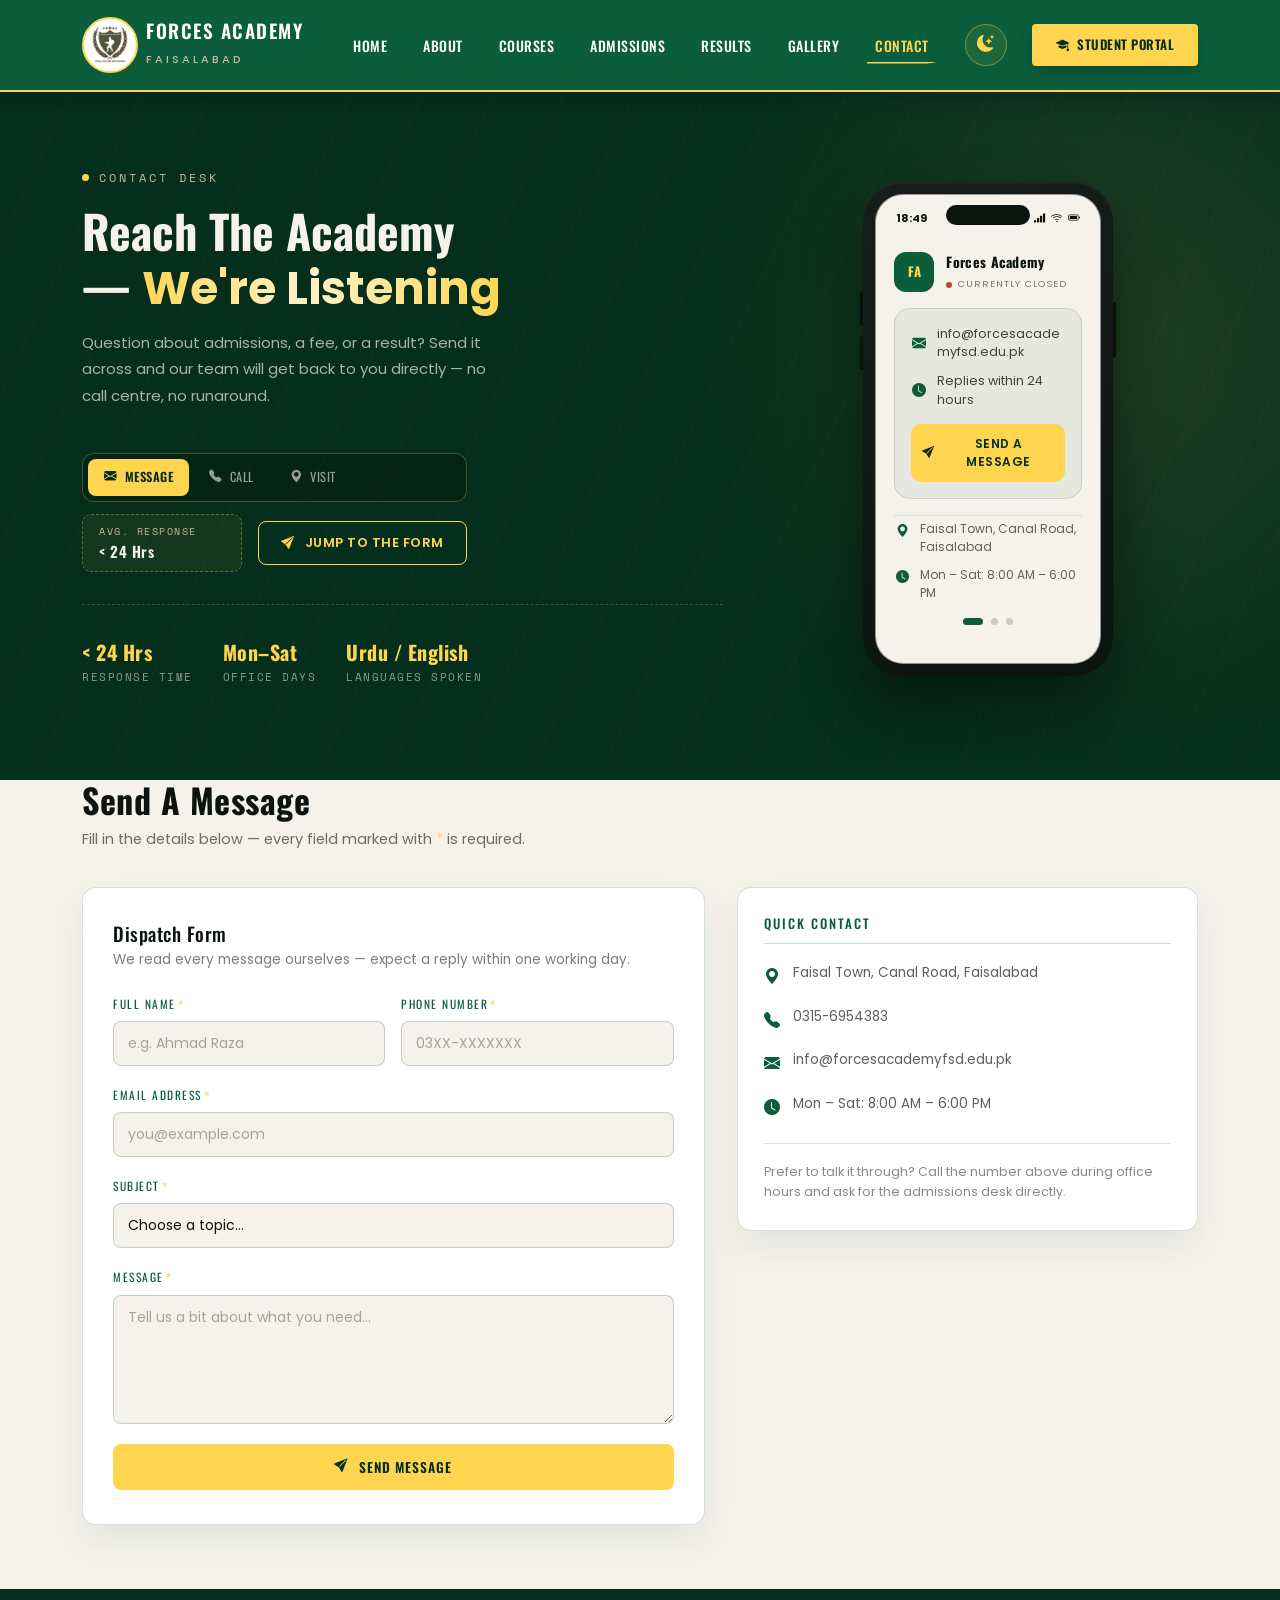
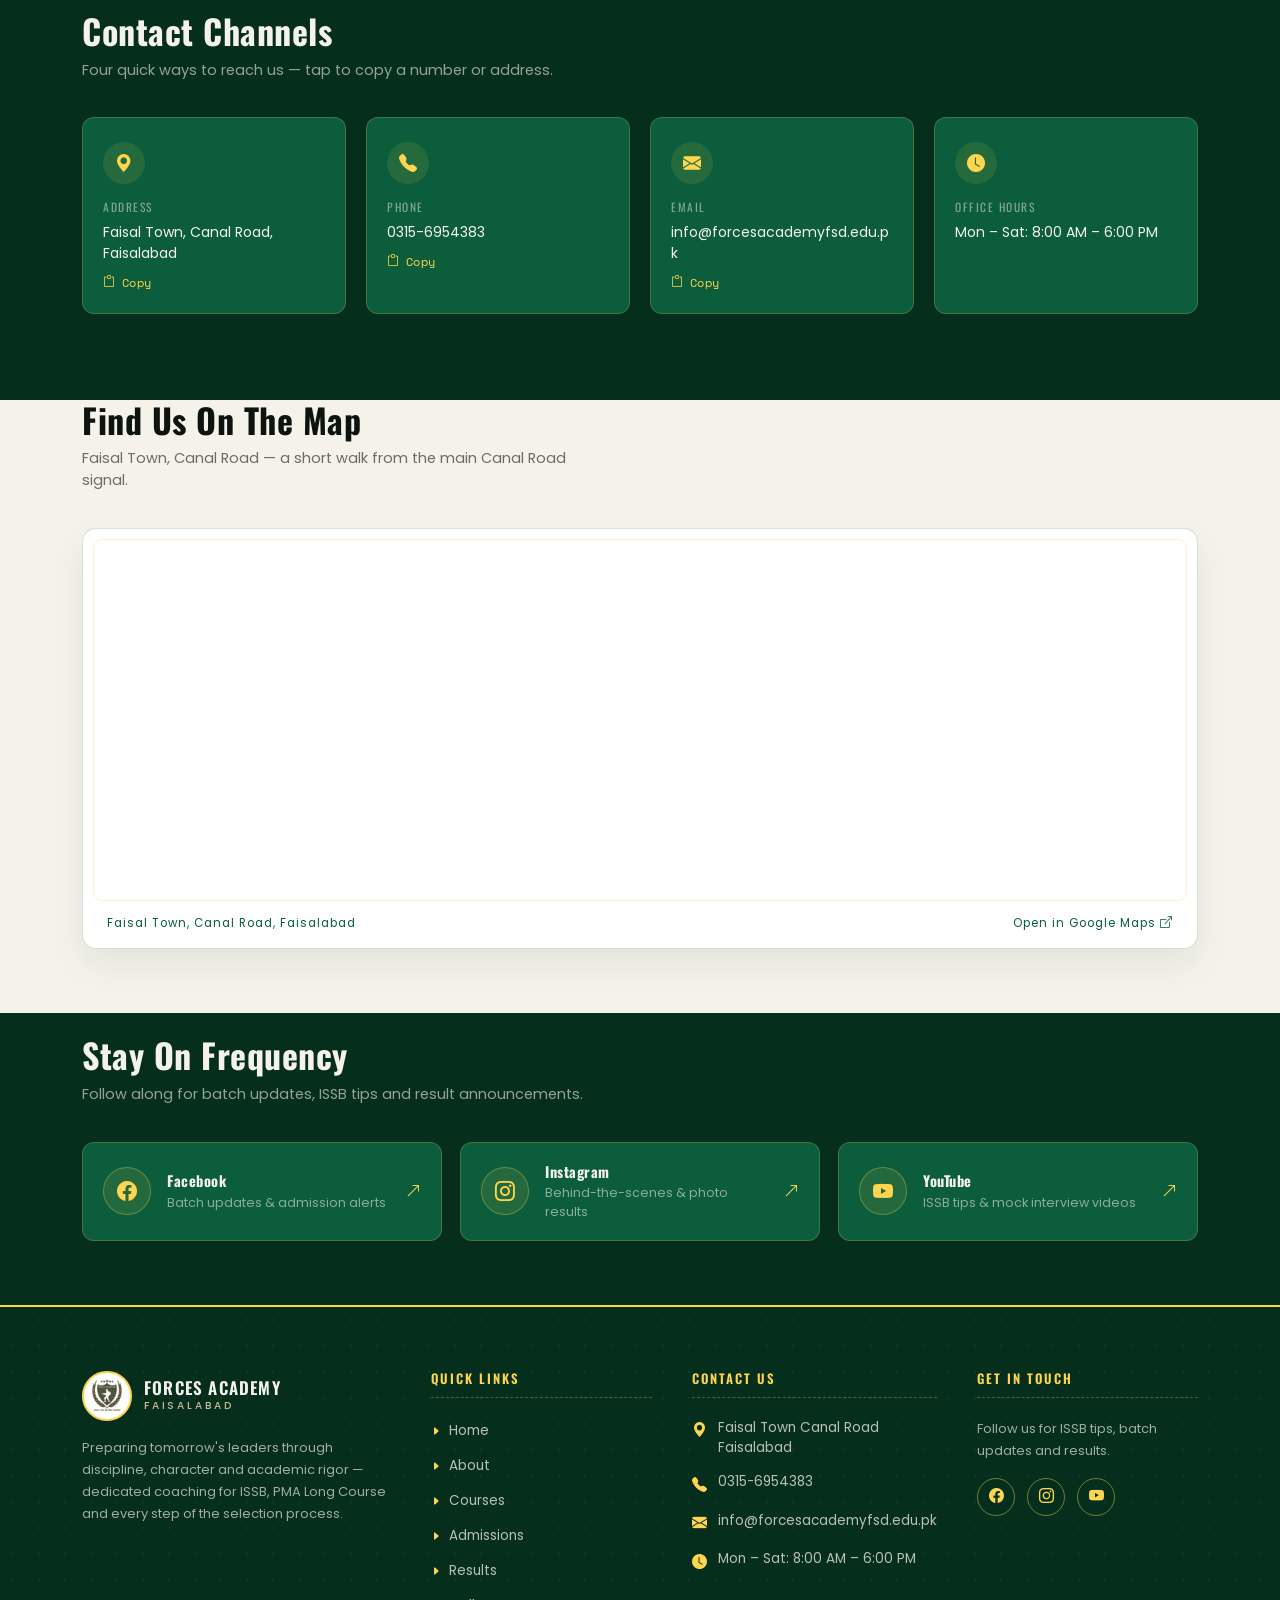
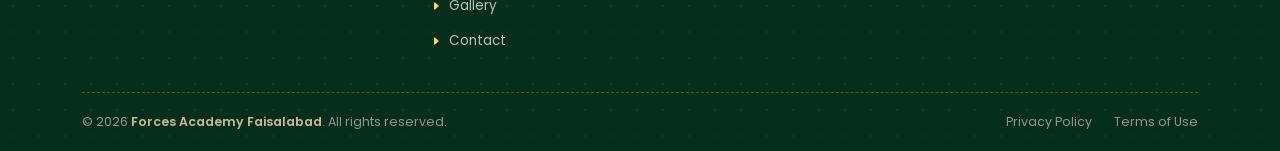
<file: contact.html>
<!DOCTYPE html>
<html lang="en">
<head>
<meta charset="UTF-8">
<meta name="viewport" content="width=device-width, initial-scale=1.0">
<title>Contact Forces Academy Faisalabad | Admissions, Location & Support</title>
<meta name="description" content="Contact Forces Academy Faisalabad for admissions, courses, fee details, results, and student support. Visit our campus, call us, or send us a message today.">
<meta name="keywords" content="Forces Academy Faisalabad contact, admissions office, ISSB academy Faisalabad, PMA preparation, contact Forces Academy, academy location">
<meta name="author" content="Forces Academy Faisalabad">
<meta name="robots" content="index, follow">

<!-- Canonical -->
<link rel="canonical" href="https://YOUR_USERNAME.github.io/YOUR_REPOSITORY/contact.html">

<!-- Open Graph -->
<meta property="og:type" content="website">
<meta property="og:title" content="Contact Forces Academy Faisalabad">
<meta property="og:description" content="Get in touch with Forces Academy Faisalabad for admissions, courses, fee information, and student support.">
<meta property="og:url" content="https://YOUR_USERNAME.github.io/YOUR_REPOSITORY/contact.html">
<meta property="og:image" content="https://YOUR_USERNAME.github.io/YOUR_REPOSITORY/images/logo.png">
<meta property="og:site_name" content="Forces Academy Faisalabad">

<!-- Twitter -->
<meta name="twitter:card" content="summary_large_image">
<meta name="twitter:title" content="Contact Forces Academy Faisalabad">
<meta name="twitter:description" content="Reach Forces Academy Faisalabad for admissions, courses, and student support.">
<meta name="twitter:image" content="https://YOUR_USERNAME.github.io/YOUR_REPOSITORY/images/logo.png">

<!-- Favicon -->
<link rel="icon" type="image/png" href="images/logo.png">

<link href="https://cdn.jsdelivr.net/npm/bootstrap@5.3.3/dist/css/bootstrap.min.css" rel="stylesheet">
<link rel="stylesheet" href="https://cdn.jsdelivr.net/npm/bootstrap-icons@1.11.3/font/bootstrap-icons.min.css">
<link rel="stylesheet" href="css/style.css">
<link rel="stylesheet" href="css/contact.css">
<link rel="stylesheet" href="css/home.css">
<link rel="stylesheet" href="css/dark-mode.css">

<!-- Apply saved theme before first paint -->
<script>
(function () {
    try {
        var saved = localStorage.getItem('fa-theme');
        var wantsDark = saved ? saved === 'dark' : window.matchMedia('(prefers-color-scheme: dark)').matches;
        if (wantsDark) document.documentElement.classList.add('dark-mode');
    } catch (e) {}
})();
</script>
</head>
<body>

<nav class="navbar navbar-expand-lg sticky-top" id="mainNav">
<div class="container">
    <a class="navbar-brand d-flex align-items-center" href="index.html">
        <img src="images/logo.png" alt="Logo" class="logo">
        <div class="logo-text ms-2"><h4>FORCES ACADEMY</h4><span>FAISALABAD</span></div>
    </a>
    <button class="navbar-toggler" type="button" data-bs-toggle="collapse" data-bs-target="#navbarMenu">
        <span class="navbar-toggler-icon"></span>
    </button>
    <div class="collapse navbar-collapse justify-content-end" id="navbarMenu">
        <ul class="navbar-nav align-items-lg-center">
            <li class="nav-item"><a class="nav-link" href="index.html">Home</a></li>
            <li class="nav-item"><a class="nav-link" href="about.html">About</a></li>
            <li class="nav-item"><a class="nav-link" href="courses.html">Courses</a></li>
            <li class="nav-item"><a class="nav-link" href="admissions.html">Admissions</a></li>
            <li class="nav-item"><a class="nav-link" href="results.html">Results</a></li>
            <li class="nav-item"><a class="nav-link" href="gallery.html">Gallery</a></li>
            <li class="nav-item"><a class="nav-link active" href="contact.html">Contact</a></li>
        </ul>
        <!-- Theme Toggle -->
        <button type="button" class="theme-toggle-btn" id="themeToggle" aria-label="Toggle dark mode" title="Toggle dark mode">
            <i class="bi bi-moon-stars-fill theme-icon-moon"></i><i class="bi bi-sun-fill theme-icon-sun"></i>
        </button>
        <a href="https://farhadlms.great-site.net/login.php" class="portal-btn"><i class="bi bi-mortarboard-fill"></i> Student Portal</a>
    </div>
</div>
</nav>

<main class="ct-main">

<header class="ct-hero" id="ctHero">
<div class="ct-hero-bg" aria-hidden="true">
    <div class="ct-hero-pattern"></div>
    <div class="ct-hero-spotlight"></div>
</div>
<div class="container ct-hero-inner">
    <div class="ct-hero-left">
        <span class="ct-eyebrow"><span class="ct-eyebrow-dot"></span>Contact Desk</span>
        <h1>Reach The Academy — <span>We're Listening</span></h1>
        <p>Question about admissions, a fee, or a result? Send it across and our team will get back to you directly — no call centre, no runaround.</p>
        <div class="ct-console">
            <div class="ct-mode-toggle" role="tablist" aria-label="Preferred contact method">
                <button type="button" class="ct-mode-btn active" data-mode="message" role="tab" aria-selected="true"><i class="bi bi-envelope-fill"></i> Message</button>
                <button type="button" class="ct-mode-btn" data-mode="call" role="tab" aria-selected="false"><i class="bi bi-telephone-fill"></i> Call</button>
                <button type="button" class="ct-mode-btn" data-mode="visit" role="tab" aria-selected="false"><i class="bi bi-geo-alt-fill"></i> Visit</button>
            </div>
            <div class="ct-console-body">
                <div class="ct-console-readout" id="consoleReadout">
                    <span class="ct-readout-label" id="readoutLabel">Avg. Response</span>
                    <span class="ct-readout-value" id="readoutValue">&lt; 24 Hrs</span>
                </div>
                <a href="#messageSection" class="ct-mode-cta" id="modeCta">
                    <i class="bi bi-send-fill" id="modeCtaIcon"></i><span id="modeCtaText">Jump To The Form</span>
                </a>
            </div>
        </div>
        <div class="ct-facts">
            <div class="ct-fact"><strong>&lt; 24 Hrs</strong><span>Response Time</span></div>
            <div class="ct-fact"><strong>Mon&ndash;Sat</strong><span>Office Days</span></div>
            <div class="ct-fact"><strong>Urdu / English</strong><span>Languages Spoken</span></div>
        </div>
    </div>
    <div class="ct-hero-right">
        <div class="ct-phone" id="ctPhoneMockup">
        <div class="ct-phone-frame">
            <span class="ct-phone-btn ct-phone-btn--power" aria-hidden="true"></span>
            <span class="ct-phone-btn ct-phone-btn--vol-up" aria-hidden="true"></span>
            <span class="ct-phone-btn ct-phone-btn--vol-down" aria-hidden="true"></span>
            <div class="ct-phone-screen">
                <div class="ct-phone-notch"></div>
                <div class="ct-phone-statusbar">
                    <span id="phoneClock">--:--</span>
                    <span class="ct-phone-signal" aria-hidden="true">
                        <i class="bi bi-reception-4"></i><i class="bi bi-wifi"></i><i class="bi bi-battery-full"></i>
                    </span>
                </div>
                <div class="ct-phone-app">
                    <div class="ct-phone-app-header">
                        <div class="ct-phone-avatar">FA</div>
                        <div class="ct-phone-app-heading">
                            <strong>Forces Academy</strong>
                            <span class="ct-phone-status-pill" id="phoneStatusPill">
                                <span class="ct-status-dot"></span><span id="phoneStatusText">Checking hours…</span>
                            </span>
                        </div>
                    </div>
                    <div class="ct-phone-viewport" id="phoneViewport">
                        <div class="ct-phone-content" id="phoneContent">
                            <div class="ct-phone-card" id="phoneCard">
                                <div class="ct-phone-row">
                                    <i class="bi bi-envelope-fill" id="phoneCardIcon"></i>
                                    <span id="phoneCardText">info@forcesacademyfsd.edu.pk</span>
                                </div>
                                <div class="ct-phone-row">
                                    <i class="bi bi-clock-fill"></i><span id="phoneCardSub">Replies within 24 hours</span>
                                </div>
                                <button type="button" class="ct-phone-action" id="phoneAction">
                                    <i class="bi bi-send-fill" id="phoneActionIcon"></i><span id="phoneActionText">Send a Message</span>
                                </button>
                            </div>
                            <div class="ct-phone-info">
                                <div class="ct-phone-info-row"><i class="bi bi-geo-alt-fill"></i><span>Faisal Town, Canal Road, Faisalabad</span></div>
                                <div class="ct-phone-info-row"><i class="bi bi-clock-fill"></i><span>Mon &ndash; Sat: 8:00 AM &ndash; 6:00 PM</span></div>
                            </div>
                        </div>
                    </div>
                    <div class="ct-phone-dots" id="phoneDots" role="tablist" aria-label="Phone screen slide">
                        <button type="button" class="ct-phone-dot active" data-mode="message" aria-label="Message slide"></button>
                        <button type="button" class="ct-phone-dot" data-mode="call" aria-label="Call slide"></button>
                        <button type="button" class="ct-phone-dot" data-mode="visit" aria-label="Visit slide"></button>
                    </div>
                </div>
            </div>
        </div>
        </div>
    </div>
</div>
</header>

<section class="ct-section ct-section-light pt-0" id="messageSection">
<div class="container">
    <div class="ct-section-head ct-reveal">
        <h2 class="ct-heading">Send A Message</h2>
        <p class="ct-section-sub">Fill in the details below — every field marked with <span style="color:var(--gold);">*</span> is required.</p>
    </div>
    <div class="ct-grid">
        <div class="ct-form-card ct-reveal">
            <h3>Dispatch Form</h3>
            <p>We read every message ourselves — expect a reply within one working day.</p>
            <div class="ct-form-alert" id="formSuccessAlert">
                <i class="bi bi-check-circle-fill"></i>
                <div><strong>Message received.</strong><br>Thanks for reaching out — our admissions desk will get back to you within 24 hours.</div>
            </div>
            <form id="contactForm" novalidate>
                <div class="ct-row-2">
                    <div class="ct-field" id="field-name">
                        <label for="ctName">Full Name<span class="required-mark">*</span></label>
                        <input type="text" class="form-control" id="ctName" name="name" placeholder="e.g. Ahmad Raza" autocomplete="name">
                        <div class="invalid-feedback">Please enter your full name.</div>
                    </div>
                    <div class="ct-field" id="field-phone">
                        <label for="ctPhone">Phone Number<span class="required-mark">*</span></label>
                        <input type="tel" class="form-control" id="ctPhone" name="phone" placeholder="03XX-XXXXXXX" autocomplete="tel">
                        <div class="invalid-feedback">Please enter a valid phone number.</div>
                    </div>
                </div>
                <div class="ct-field" id="field-email">
                    <label for="ctEmail">Email Address<span class="required-mark">*</span></label>
                    <input type="email" class="form-control" id="ctEmail" name="email" placeholder="you@example.com" autocomplete="email">
                    <div class="invalid-feedback">Please enter a valid email address.</div>
                </div>
                <div class="ct-field" id="field-subject">
                    <label for="ctSubject">Subject<span class="required-mark">*</span></label>
                    <select class="form-select" id="ctSubject" name="subject">
                        <option value="" selected disabled>Choose a topic…</option>
                        <option value="admissions">Admissions Inquiry</option>
                        <option value="fees">Fee / Course Question</option>
                        <option value="results">Results Query</option>
                        <option value="general">General Inquiry</option>
                        <option value="other">Other</option>
                    </select>
                    <div class="invalid-feedback">Please choose a subject.</div>
                </div>
                <div class="ct-field" id="field-message">
                    <label for="ctMessage">Message<span class="required-mark">*</span></label>
                    <textarea class="form-control" id="ctMessage" name="message" rows="5" placeholder="Tell us a bit about what you need…"></textarea>
                    <div class="invalid-feedback">Please enter a message (at least 10 characters).</div>
                </div>
                <button type="submit" class="ct-submit-btn" id="ctSubmitBtn"><i class="bi bi-send-fill"></i> Send Message</button>
            </form>
        </div>
        <div class="ct-side-card ct-reveal">
            <h4>Quick Contact</h4>
            <div class="ct-side-row"><i class="bi bi-geo-alt-fill"></i><span>Faisal Town, Canal Road, Faisalabad</span></div>
            <div class="ct-side-row"><i class="bi bi-telephone-fill"></i><span><a href="tel:+923156954383" style="color:inherit;text-decoration:none;">0315-6954383</a></span></div>
            <div class="ct-side-row"><i class="bi bi-envelope-fill"></i><span><a href="mailto:info@forcesacademyfsd.edu.pk" style="color:inherit;text-decoration:none;">info@forcesacademyfsd.edu.pk</a></span></div>
            <div class="ct-side-row"><i class="bi bi-clock-fill"></i><span>Mon &ndash; Sat: 8:00 AM &ndash; 6:00 PM</span></div>
            <div class="ct-side-note">Prefer to talk it through? Call the number above during office hours and ask for the admissions desk directly.</div>
        </div>
    </div>
</div>
</section>

<section class="ct-section pt-0">
<div class="container">
    <div class="ct-section-head ct-reveal">
        <h2 class="ct-heading">Contact Channels</h2>
        <p class="ct-section-sub">Four quick ways to reach us — tap to copy a number or address.</p>
    </div>
    <div class="ct-channels ct-reveal">
        <div class="ct-channel-card">
            <div class="ct-channel-icon"><i class="bi bi-geo-alt-fill"></i></div>
            <div class="ct-channel-label">Address</div>
            <div class="ct-channel-value">Faisal Town, Canal Road, Faisalabad</div>
            <button type="button" class="ct-copy-btn" data-copy="Faisal Town, Canal Road, Faisalabad"><i class="bi bi-clipboard"></i> Copy</button>
        </div>
        <div class="ct-channel-card">
            <div class="ct-channel-icon"><i class="bi bi-telephone-fill"></i></div>
            <div class="ct-channel-label">Phone</div>
            <div class="ct-channel-value">0315-6954383</div>
            <button type="button" class="ct-copy-btn" data-copy="0315-6954383"><i class="bi bi-clipboard"></i> Copy</button>
        </div>
        <div class="ct-channel-card">
            <div class="ct-channel-icon"><i class="bi bi-envelope-fill"></i></div>
            <div class="ct-channel-label">Email</div>
            <div class="ct-channel-value">info@forcesacademyfsd.edu.pk</div>
            <button type="button" class="ct-copy-btn" data-copy="info@forcesacademyfsd.edu.pk"><i class="bi bi-clipboard"></i> Copy</button>
        </div>
        <div class="ct-channel-card">
            <div class="ct-channel-icon"><i class="bi bi-clock-fill"></i></div>
            <div class="ct-channel-label">Office Hours</div>
            <div class="ct-channel-value">Mon &ndash; Sat: 8:00 AM &ndash; 6:00 PM</div>
        </div>
    </div>
</div>
</section>

<section class="ct-section ct-section-light pt-0" id="mapSection">
<div class="container">
    <div class="ct-section-head ct-reveal">
        <h2 class="ct-heading">Find Us On The Map</h2>
        <p class="ct-section-sub">Faisal Town, Canal Road — a short walk from the main Canal Road signal.</p>
    </div>
    <div class="ct-map-panel ct-reveal">
        <div class="ct-map-frame-wrap">
            <iframe src="https://www.google.com/maps?q=Faisal%20Town%2C%20Canal%20Road%2C%20Faisalabad&output=embed" title="Forces Academy Faisalabad location on Google Maps" loading="lazy" referrerpolicy="no-referrer-when-downgrade" allowfullscreen></iframe>
        </div>
        <div class="ct-map-caption">
            <span>Faisal Town, Canal Road, Faisalabad</span>
            <a href="https://www.google.com/maps?q=Faisal%20Town%2C%20Canal%20Road%2C%20Faisalabad" target="_blank" rel="noopener noreferrer">Open in Google Maps <i class="bi bi-box-arrow-up-right"></i></a>
        </div>
    </div>
</div>
</section>

<section class="ct-section pt-0">
<div class="container">
    <div class="ct-section-head ct-reveal">
        <h2 class="ct-heading">Stay On Frequency</h2>
        <p class="ct-section-sub">Follow along for batch updates, ISSB tips and result announcements.</p>
    </div>
    <div class="ct-social-row ct-reveal">
        <a class="ct-social-card" data-platform="facebook" href="https://www.facebook.com/forcesacademyfaisalabad/" target="_blank" rel="noopener noreferrer">
            <div class="ct-social-icon"><i class="bi bi-facebook"></i></div>
            <div class="ct-social-text"><strong>Facebook</strong><span>Batch updates &amp; admission alerts</span></div>
            <i class="bi bi-arrow-up-right ct-social-arrow" aria-hidden="true"></i>
        </a>
        <a class="ct-social-card" data-platform="instagram" href="https://www.instagram.com/forcesacademyfaisalabad/" target="_blank" rel="noopener noreferrer">
            <div class="ct-social-icon"><i class="bi bi-instagram"></i></div>
            <div class="ct-social-text"><strong>Instagram</strong><span>Behind-the-scenes &amp; photo results</span></div>
            <i class="bi bi-arrow-up-right ct-social-arrow" aria-hidden="true"></i>
        </a>
        <a class="ct-social-card" data-platform="youtube" href="https://www.youtube.com/channel/UCRF74RQe3TiQl-_qyFZb-2w" target="_blank" rel="noopener noreferrer">
            <div class="ct-social-icon"><i class="bi bi-youtube"></i></div>
            <div class="ct-social-text"><strong>YouTube</strong><span>ISSB tips &amp; mock interview videos</span></div>
            <i class="bi bi-arrow-up-right ct-social-arrow" aria-hidden="true"></i>
        </a>
    </div>
</div>
</section>

</main>

<footer class="fa-footer">
<div class="container">
    <div class="fa-footer-grid">
        <div class="fa-footer-brand">
            <div class="fa-footer-logo">
                <img src="images/logo.png" alt="Forces Academy Faisalabad logo">
                <div><h4>FORCES ACADEMY</h4><span>FAISALABAD</span></div>
            </div>
            <p class="fa-footer-about">Preparing tomorrow's leaders through discipline, character and academic rigor &mdash; dedicated coaching for ISSB, PMA Long Course and every step of the selection process.</p>
        </div>
        <div class="fa-footer-col">
            <h5>Quick Links</h5>
            <ul class="fa-footer-links">
                <li><a href="index.html"><i class="bi bi-caret-right-fill"></i>Home</a></li>
                <li><a href="about.html"><i class="bi bi-caret-right-fill"></i>About</a></li>
                <li><a href="courses.html"><i class="bi bi-caret-right-fill"></i>Courses</a></li>
                <li><a href="admissions.html"><i class="bi bi-caret-right-fill"></i>Admissions</a></li>
                <li><a href="results.html"><i class="bi bi-caret-right-fill"></i>Results</a></li>
                <li><a href="gallery.html"><i class="bi bi-caret-right-fill"></i>Gallery</a></li>
                <li><a href="contact.html"><i class="bi bi-caret-right-fill"></i>Contact</a></li>
            </ul>
        </div>
        <div class="fa-footer-col">
            <h5>Contact Us</h5>
            <ul class="fa-footer-contact">
                <li><i class="bi bi-geo-alt-fill"></i><span>Faisal Town Canal Road Faisalabad</span></li>
                <li><i class="bi bi-telephone-fill"></i><a href="tel:+923156954383">0315-6954383</a></li>
                <li><i class="bi bi-envelope-fill"></i><a href="mailto:info@forcesacademyfsd.edu.pk">info@forcesacademyfsd.edu.pk</a></li>
                <li><i class="bi bi-clock-fill"></i><span>Mon &ndash; Sat: 8:00 AM &ndash; 6:00 PM</span></li>
            </ul>
        </div>
        <div class="fa-footer-col">
            <h5>Get in Touch</h5>
            <p class="fa-footer-social-text">Follow us for ISSB tips, batch updates and results.</p>
            <div class="fa-footer-social">
                <a href="https://www.facebook.com/forcesacademyfaisalabad/" target="_blank" rel="noopener noreferrer" aria-label="Facebook"><i class="bi bi-facebook"></i></a>
                <a href="https://www.instagram.com/forcesacademyfaisalabad/" target="_blank" rel="noopener noreferrer" aria-label="Instagram"><i class="bi bi-instagram"></i></a>
                <a href="https://www.youtube.com/channel/UCRF74RQe3TiQl-_qyFZb-2w" target="_blank" rel="noopener noreferrer" aria-label="YouTube"><i class="bi bi-youtube"></i></a>
            </div>
        </div>
    </div>
    <div class="fa-footer-bottom">
        <p>&copy; 2026 <strong>Forces Academy Faisalabad</strong>. All rights reserved.</p>
        <div class="fa-footer-legal"><a href="#">Privacy Policy</a><a href="#">Terms of Use</a></div>
    </div>
</div>
</footer>

<button id="backToTop" class="back-to-top" aria-label="Back to top" type="button"><i class="bi bi-arrow-up"></i></button>

<script src="https://cdn.jsdelivr.net/npm/bootstrap@5.3.3/dist/js/bootstrap.bundle.min.js"></script>

<!-- Dark Mode Toggle (+ stats counter / back-to-top, both skip themselves automatically on pages that don't have those elements) -->
<script src="js/main.js"></script>

<script>
(function () {
    var pill = document.getElementById('phoneStatusPill');
    var text = document.getElementById('phoneStatusText');
    var phoneClock = document.getElementById('phoneClock');
    if (!pill) return;
    function pad(n) { return n < 10 ? '0' + n : '' + n; }
    function tick() {
        var now = new Date();
        var day = now.getDay();
        var hour = now.getHours();
        if (phoneClock) phoneClock.textContent = pad(now.getHours()) + ':' + pad(now.getMinutes());
        var isOpen = (day >= 1 && day <= 6) && (hour >= 8 && hour < 18);
        pill.classList.toggle('is-open', isOpen);
        pill.classList.toggle('is-closed', !isOpen);
        text.textContent = isOpen ? 'Open Now' : 'Currently Closed';
    }
    tick();
    setInterval(tick, 30000);
})();
</script>

<script>
(function () {
    var buttons = document.querySelectorAll('.ct-mode-btn');
    var cta = document.getElementById('modeCta');
    var ctaIcon = document.getElementById('modeCtaIcon');
    var ctaText = document.getElementById('modeCtaText');
    var readoutLabel = document.getElementById('readoutLabel');
    var readoutValue = document.getElementById('readoutValue');
    var phoneContent = document.getElementById('phoneContent');
    var cardIcon = document.getElementById('phoneCardIcon');
    var cardText = document.getElementById('phoneCardText');
    var cardSub = document.getElementById('phoneCardSub');
    var actionIcon = document.getElementById('phoneActionIcon');
    var actionText = document.getElementById('phoneActionText');
    var dots = document.querySelectorAll('.ct-phone-dot');
    var phoneEl = document.getElementById('ctPhoneMockup');
    if (!buttons.length || !cta) return;
    var order = ['message', 'call', 'visit'];
    var current = 'message';
    var autoplayTimer = null;
    var isAnimating = false;
    var AUTOPLAY_MS = 4200;
    var modes = {
        message: { href: '#messageSection', icon: 'bi-send-fill', text: 'Jump To The Form', label: 'Avg. Response', value: '< 24 Hrs',
            cardIcon: 'bi-envelope-fill', cardText: 'info@forcesacademyfsd.edu.pk', cardSub: 'Replies within 24 hours',
            actionIcon: 'bi-send-fill', actionText: 'Send a Message' },
        call: { href: 'tel:+923156954383', icon: 'bi-telephone-fill', text: 'Call 0315-6954383', label: 'Avg. Wait', value: '~ 2 Min',
            cardIcon: 'bi-telephone-fill', cardText: '0315-6954383', cardSub: 'Office hours, Mon–Sat',
            actionIcon: 'bi-telephone-fill', actionText: 'Call Now' },
        visit: { href: '#mapSection', icon: 'bi-signpost-split', text: 'See Us On The Map', label: 'From Canal Rd Signal', value: 'Short Walk',
            cardIcon: 'bi-geo-alt-fill', cardText: 'Faisal Town, Canal Road', cardSub: 'Faisalabad',
            actionIcon: 'bi-signpost-split', actionText: 'Get Directions' }
    };
    function setSideEffects(mode) {
        var m = modes[mode];
        buttons.forEach(function (b) {
            var active = b.dataset.mode === mode;
            b.classList.toggle('active', active);
            b.setAttribute('aria-selected', active ? 'true' : 'false');
        });
        ctaIcon.className = 'bi ' + m.icon;
        ctaText.textContent = m.text;
        cta.setAttribute('href', m.href);
        if (readoutLabel && readoutValue) {
            readoutLabel.textContent = m.label;
            readoutValue.textContent = m.value;
        }
        dots.forEach(function (d) { d.classList.toggle('active', d.dataset.mode === mode); });
    }
    function applyCardContent(mode) {
        var m = modes[mode];
        cardIcon.className = 'bi ' + m.cardIcon;
        cardText.textContent = m.cardText;
        cardSub.textContent = m.cardSub;
        actionIcon.className = 'bi ' + m.actionIcon;
        actionText.textContent = m.actionText;
    }
    function goToMode(mode, direction) {
        if (mode === current || isAnimating) return;
        isAnimating = true;
        direction = direction || 'forward';
        var outClass = direction === 'forward' ? 'ct-slide-out-left' : 'ct-slide-out-right';
        var inClass = direction === 'forward' ? 'ct-slide-in-right' : 'ct-slide-in-left';
        phoneContent.classList.add(outClass);
        window.setTimeout(function () {
            applyCardContent(mode);
            current = mode;
            setSideEffects(mode);
            phoneContent.classList.remove(outClass);
            phoneContent.classList.add(inClass);
            window.setTimeout(function () {
                phoneContent.classList.remove(inClass);
                isAnimating = false;
            }, 460);
        }, 320);
    }
    function nextMode() {
        var idx = order.indexOf(current);
        var next = order[(idx + 1) % order.length];
        goToMode(next, 'forward');
    }
    function startAutoplay() { stopAutoplay(); autoplayTimer = window.setInterval(nextMode, AUTOPLAY_MS); }
    function stopAutoplay() { if (autoplayTimer) { window.clearInterval(autoplayTimer); autoplayTimer = null; } }
    function restartAutoplay() { startAutoplay(); }
    buttons.forEach(function (btn) {
        btn.addEventListener('click', function () {
            var mode = btn.dataset.mode;
            var dir = order.indexOf(mode) >= order.indexOf(current) ? 'forward' : 'back';
            goToMode(mode, dir);
            restartAutoplay();
        });
    });
    dots.forEach(function (dot) {
        dot.addEventListener('click', function () {
            var mode = dot.dataset.mode;
            var dir = order.indexOf(mode) >= order.indexOf(current) ? 'forward' : 'back';
            goToMode(mode, dir);
            restartAutoplay();
        });
    });
    if (phoneEl) {
        phoneEl.addEventListener('mouseenter', stopAutoplay);
        phoneEl.addEventListener('mouseleave', startAutoplay);
        phoneEl.addEventListener('touchstart', stopAutoplay, { passive: true });
    }
    var prefersReducedMotion = window.matchMedia('(prefers-reduced-motion: reduce)').matches;
    if (!prefersReducedMotion) startAutoplay();
})();
</script>

<script>
(function () {
    var form = document.getElementById('contactForm');
    if (!form) return;
    var submitBtn = document.getElementById('ctSubmitBtn');
    var successAlert = document.getElementById('formSuccessAlert');
    var fields = {
        name: { input: document.getElementById('ctName'), wrap: document.getElementById('field-name'), validate: function (v) { return v.trim().length >= 2; } },
        phone: { input: document.getElementById('ctPhone'), wrap: document.getElementById('field-phone'), validate: function (v) { return /^[0-9+\-\s]{7,15}$/.test(v.trim()); } },
        email: { input: document.getElementById('ctEmail'), wrap: document.getElementById('field-email'), validate: function (v) { return /^[^\s@]+@[^\s@]+\.[^\s@]+$/.test(v.trim()); } },
        subject: { input: document.getElementById('ctSubject'), wrap: document.getElementById('field-subject'), validate: function (v) { return v.trim() !== ''; } },
        message: { input: document.getElementById('ctMessage'), wrap: document.getElementById('field-message'), validate: function (v) { return v.trim().length >= 10; } }
    };
    function validateField(key) {
        var f = fields[key];
        var ok = f.validate(f.input.value);
        f.input.classList.toggle('is-invalid', !ok);
        f.wrap.classList.toggle('has-error', !ok);
        return ok;
    }
    Object.keys(fields).forEach(function (key) {
        var f = fields[key];
        var evt = (f.input.tagName === 'SELECT') ? 'change' : 'input';
        f.input.addEventListener(evt, function () { if (f.wrap.classList.contains('has-error')) validateField(key); });
    });
    form.addEventListener('submit', function (e) {
        e.preventDefault();
        var allValid = Object.keys(fields).every(validateField);
        if (!allValid) {
            var firstInvalid = form.querySelector('.is-invalid');
            if (firstInvalid) firstInvalid.focus();
            successAlert.classList.remove('show');
            return;
        }
        submitBtn.disabled = true;
        submitBtn.innerHTML = '<i class="bi bi-hourglass-split"></i> Sending…';
        setTimeout(function () {
            successAlert.classList.add('show');
            form.reset();
            Object.keys(fields).forEach(function (key) {
                fields[key].input.classList.remove('is-invalid');
                fields[key].wrap.classList.remove('has-error');
            });
            submitBtn.disabled = false;
            submitBtn.innerHTML = '<i class="bi bi-send-fill"></i> Send Message';
            successAlert.scrollIntoView({ behavior: 'smooth', block: 'nearest' });
        }, 900);
    });
})();
</script>

<script>
(function () {
    var revealEls = document.querySelectorAll('.ct-reveal');
    if (!revealEls.length) return;
    if (!('IntersectionObserver' in window)) {
        revealEls.forEach(function (el) { el.classList.add('in-view'); });
        return;
    }
    var io = new IntersectionObserver(function (entries) {
        entries.forEach(function (entry) {
            if (entry.isIntersecting) {
                entry.target.classList.add('in-view');
                io.unobserve(entry.target);
            }
        });
    }, { threshold: 0.12, rootMargin: '0px 0px -60px 0px' });
    revealEls.forEach(function (el) { io.observe(el); });
})();
</script>

<script>
(function () {
    var buttons = document.querySelectorAll('.ct-copy-btn[data-copy]');
    buttons.forEach(function (btn) {
        var originalHTML = btn.innerHTML;
        btn.addEventListener('click', function () {
            var value = btn.getAttribute('data-copy');
            function showCopied() {
                btn.classList.add('copied');
                btn.innerHTML = '<i class="bi bi-check2"></i> Copied';
                setTimeout(function () { btn.classList.remove('copied'); btn.innerHTML = originalHTML; }, 1600);
            }
            if (navigator.clipboard && navigator.clipboard.writeText) {
                navigator.clipboard.writeText(value).then(showCopied);
            } else {
                var temp = document.createElement('textarea');
                temp.value = value;
                document.body.appendChild(temp);
                temp.select();
                try { document.execCommand('copy'); } catch (err) {}
                document.body.removeChild(temp);
                showCopied();
            }
        });
    });
})();
</script>

</body>
</html>
</file>
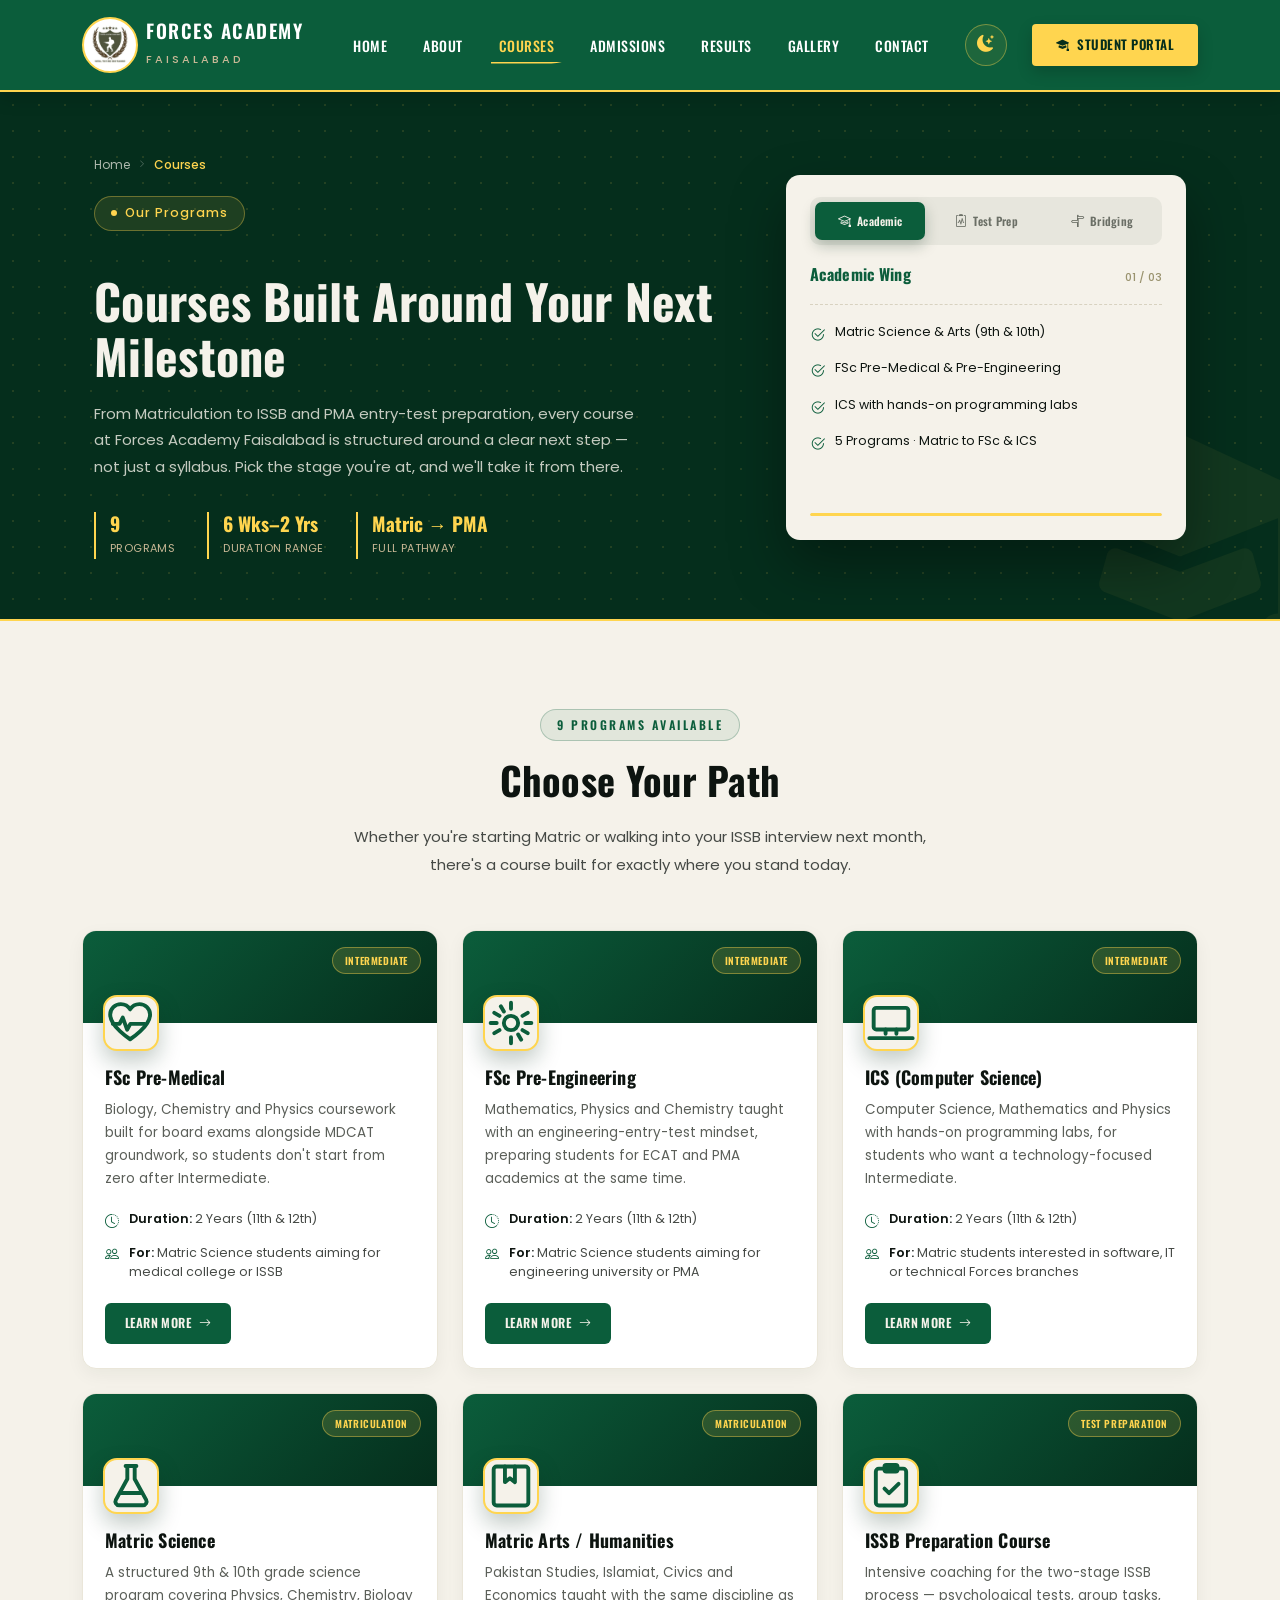
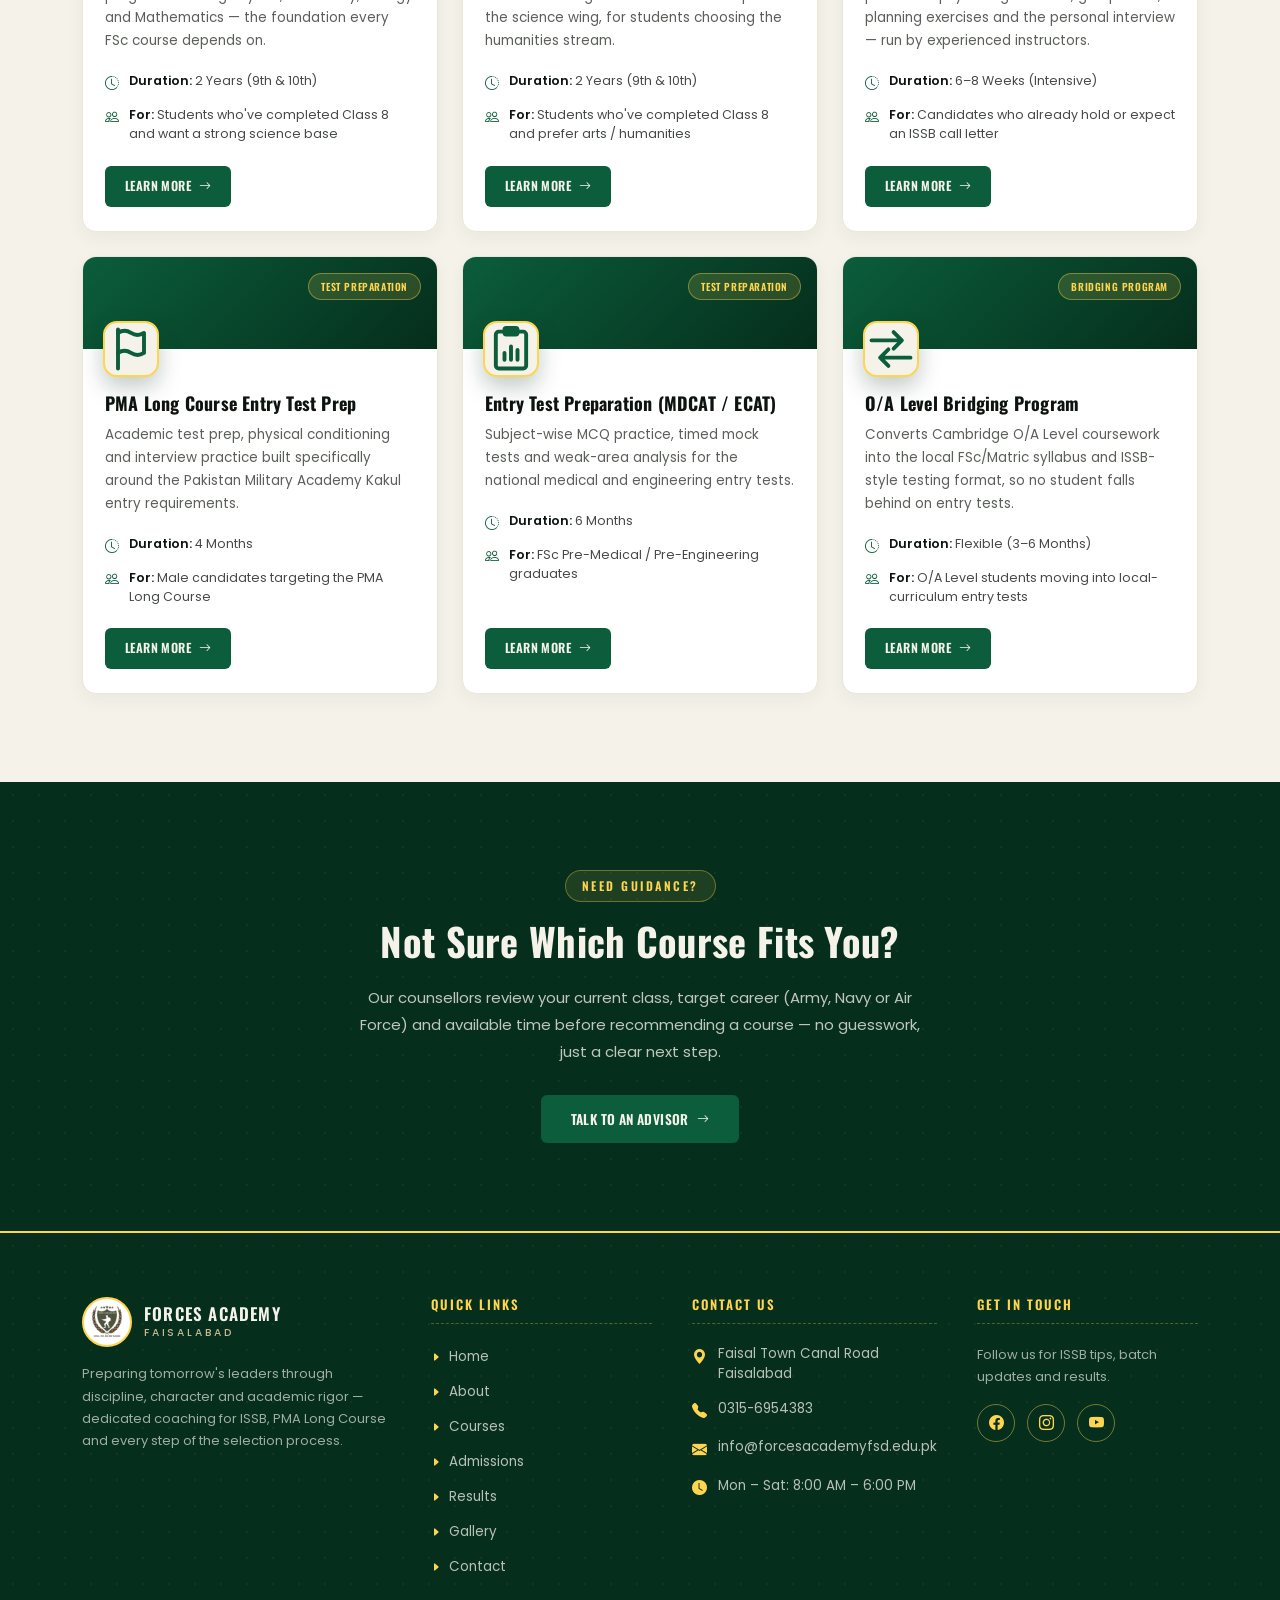
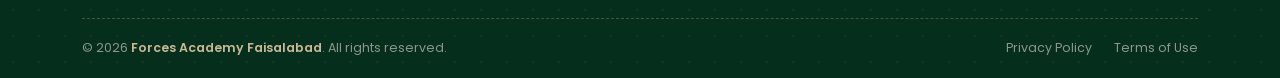
<file: courses.html>
<!DOCTYPE html>
<html lang="en">
<head>
<meta charset="UTF-8">
<meta name="viewport" content="width=device-width, initial-scale=1.0">
<title>Courses — Forces Academy Faisalabad | ISSB, PMA &amp; Academic Programs</title>

<!-- ===== Basic SEO Meta Tags ===== -->
<meta name="description" content="Forces Academy Faisalabad offers 9 structured programs: Matric, FSc, ICS, ISSB preparation, PMA Long Course test prep, MDCAT/ECAT and O/A Level bridging.">
<meta name="keywords" content="Forces Academy courses, ISSB preparation course, PMA Long Course entry test prep, FSc Pre-Medical Faisalabad, FSc Pre-Engineering, ICS computer science, Matric Science Faisalabad, MDCAT ECAT preparation, O A Level bridging program">
<meta name="author" content="Forces Academy Faisalabad">
<link rel="canonical" href="https://forcesacademyfsd.edu.pk/courses.html">

<!-- ===== Open Graph / Social Sharing Meta Tags ===== -->
<meta property="og:type" content="website">
<meta property="og:title" content="Courses — Forces Academy Faisalabad">
<meta property="og:description" content="9 structured programs from Matric to PMA Long Course — ISSB prep, FSc, ICS, entry test coaching and O/A Level bridging, all under one roof.">
<meta property="og:image" content="https://forcesacademyfsd.edu.pk/images/logo.png">
<meta property="og:url" content="https://forcesacademyfsd.edu.pk/courses.html">
<meta property="og:site_name" content="Forces Academy Faisalabad">
<meta property="og:locale" content="en_PK">

<!-- ===== Twitter Card Meta Tags ===== -->
<meta name="twitter:card" content="summary_large_image">
<meta name="twitter:title" content="Courses — Forces Academy Faisalabad">
<meta name="twitter:description" content="9 structured programs from Matric to PMA Long Course — ISSB prep, FSc, ICS, entry test coaching and O/A Level bridging, all under one roof.">
<meta name="twitter:image" content="https://forcesacademyfsd.edu.pk/images/logo.png">

<!-- ===== Favicon (using existing logo) ===== -->
<link rel="icon" type="image/png" href="images/logo.png">
<link rel="apple-touch-icon" href="images/logo.png">

<link href="https://cdn.jsdelivr.net/npm/bootstrap@5.3.3/dist/css/bootstrap.min.css" rel="stylesheet">
<link rel="stylesheet" href="https://cdn.jsdelivr.net/npm/bootstrap-icons@1.11.3/font/bootstrap-icons.min.css">
<!-- Preload the icon webfont so card/badge icons never render blank on first paint -->
<link rel="preload" href="https://cdn.jsdelivr.net/npm/bootstrap-icons@1.11.3/font/fonts/bootstrap-icons.woff2" as="font" type="font/woff2" crossorigin>

<!-- ⚠️ Path check: agar yeh page kisi subfolder mein hai to "css/style.css" ki jagah "../css/style.css" karein -->
<link rel="stylesheet" href="css/style.css">
<link rel="stylesheet" href="css/home.css">
<link rel="stylesheet" href="css/dark-mode.css">

<!-- Apply saved theme before first paint, so there's no flash of the wrong theme.
     This tiny inline script MUST stay in <head>, before the stylesheets finish
     loading, so the class is already on <html> by the time CSS paints. -->
<script>
(function () {
    try {
        var saved = localStorage.getItem('fa-theme');
        var wantsDark = saved ? saved === 'dark' : window.matchMedia('(prefers-color-scheme: dark)').matches;
        if (wantsDark) document.documentElement.classList.add('dark-mode');
    } catch (e) { /* localStorage unavailable — default to light mode */ }
})();
</script>
</head>

<body>

<nav class="navbar navbar-expand-lg sticky-top" id="mainNav">
<div class="container">
    <a class="navbar-brand d-flex align-items-center" href="index.html">
        <img src="images/logo.png" alt="Forces Academy Faisalabad official logo" class="logo">
        <div class="logo-text ms-2"><h4>FORCES ACADEMY</h4><span>FAISALABAD</span></div>
    </a>
    <button class="navbar-toggler" type="button" data-bs-toggle="collapse" data-bs-target="#navbarMenu">
        <span class="navbar-toggler-icon"></span>
    </button>
    <div class="collapse navbar-collapse justify-content-end" id="navbarMenu">
        <ul class="navbar-nav align-items-lg-center">
            <li class="nav-item"><a class="nav-link" href="index.html">Home</a></li>
            <li class="nav-item"><a class="nav-link" href="about.html">About</a></li>
            <li class="nav-item"><a class="nav-link active" href="courses.html">Courses</a></li>
            <li class="nav-item"><a class="nav-link" href="admissions.html">Admissions</a></li>
            <li class="nav-item"><a class="nav-link" href="results.html">Results</a></li>
            <li class="nav-item"><a class="nav-link" href="gallery.html">Gallery</a></li>
            <li class="nav-item"><a class="nav-link" href="contact.html">Contact</a></li>
        </ul>
        <!-- Theme Toggle -->
        <button type="button" class="theme-toggle-btn" id="themeToggle" aria-label="Toggle dark mode" title="Toggle dark mode">
            <i class="bi bi-moon-stars-fill theme-icon-moon"></i><i class="bi bi-sun-fill theme-icon-sun"></i>
        </button>
        <a href="https://farhadlms.great-site.net/login.php" class="portal-btn"><i class="bi bi-mortarboard-fill"></i> Student Portal</a>
    </div>
</div>
</nav>

<!-- ================= PAGE HEADING + INTRO ================= -->
<header class="crs-hero">
<div class="crs-hero-fx"></div>
<div class="crs-hero-glyph" aria-hidden="true"><i class="bi bi-mortarboard-fill"></i></div>
<div class="container crs-hero-inner">

    <div class="crs-hero-left">
        <nav class="crs-breadcrumb" aria-label="breadcrumb">
            <a href="index.html">Home</a><i class="bi bi-chevron-right"></i><span>Courses</span>
        </nav>
        <span class="ab-eyebrow"><span class="ab-eyebrow-dot"></span>Our Programs</span>
        <h1>Courses Built Around Your Next Milestone</h1>
        <p>
            From Matriculation to ISSB and PMA entry-test preparation, every course
            at Forces Academy Faisalabad is structured around a clear next step —
            not just a syllabus. Pick the stage you're at, and we'll take it from there.
        </p>
        <div class="crs-hero-facts">
            <div class="crs-hero-fact"><strong>9</strong><span>Programs</span></div>
            <div class="crs-hero-fact"><strong>6 Wks&ndash;2 Yrs</strong><span>Duration Range</span></div>
            <div class="crs-hero-fact"><strong>Matric &rarr; PMA</strong><span>Full Pathway</span></div>
        </div>
    </div>

    <div class="crs-hero-right">
        <div class="crs-track-card" id="crsTrackCard">
            <div class="crs-track-tabs" role="tablist" aria-label="Program wings">
                <button type="button" class="crs-track-tab active" data-index="0" role="tab" aria-selected="true"><i class="bi bi-mortarboard"></i> Academic</button>
                <button type="button" class="crs-track-tab" data-index="1" role="tab" aria-selected="false"><i class="bi bi-clipboard2-pulse"></i> Test Prep</button>
                <button type="button" class="crs-track-tab" data-index="2" role="tab" aria-selected="false"><i class="bi bi-signpost-split"></i> Bridging</button>
            </div>
            <div class="crs-track-body">
                <div class="crs-track-head">
                    <h4 id="crsTrackTitle">Academic Wing</h4>
                    <span class="crs-track-count" id="crsTrackCount">01 / 03</span>
                </div>
                <ul class="crs-track-bullets" id="crsTrackBullets"></ul>
                <div class="crs-track-progress" aria-hidden="true">
                    <div class="crs-track-progress-bar" id="crsTrackProgressBar"></div>
                </div>
            </div>
        </div>
    </div>

</div>
</header>
<!-- ================= PAGE HEADING + INTRO END ================= -->

<!-- ================= COURSE CARDS GRID ================= -->
<section class="ab-section crs-courses">
<div class="container">

    <div class="text-center ab-section-head">
        <span class="ab-tag">9 Programs Available</span>
        <h2 class="ab-heading">Choose Your Path</h2>
        <p class="ab-body mx-auto text-center">
            Whether you're starting Matric or walking into your ISSB interview
            next month, there's a course built for exactly where you stand today.
        </p>
    </div>

    <div class="row row-cols-1 row-cols-md-2 row-cols-lg-3 g-4">

        <!-- 1. FSc Pre-Medical -->
        <div class="col">
        <div class="card crs-card h-100">
            <div class="crs-card-top">
                <span class="crs-card-badge">Intermediate</span>
                <div class="crs-card-icon">
                    <svg viewBox="0 0 24 24" fill="none" stroke="currentColor" stroke-width="1.8" stroke-linecap="round" stroke-linejoin="round" role="img" aria-label="Medical cross and pulse icon">
                        <path d="M20.8 8.1c0-2.7-2.2-4.8-4.9-4.8-1.8 0-3.4.9-4.3 2.4-.9-1.5-2.5-2.4-4.3-2.4-2.7 0-4.9 2.1-4.9 4.8 0 5.6 9.2 11.4 9.2 11.4s9.2-5.8 9.2-11.4z"/>
                        <path d="M3.6 12.4h3.1l1.5-2.9 2 5.6 1.5-2.7h6.7"/>
                    </svg>
                </div>
            </div>
            <div class="card-body crs-card-body">
                <h3 class="crs-card-title">FSc Pre-Medical</h3>
                <p class="crs-card-text">Biology, Chemistry and Physics coursework built for board exams alongside MDCAT groundwork, so students don't start from zero after Intermediate.</p>
                <ul class="crs-card-meta">
                    <li><i class="bi bi-clock-history"></i><span><strong>Duration:</strong> 2 Years (11th &amp; 12th)</span></li>
                    <li><i class="bi bi-people"></i><span><strong>For:</strong> Matric Science students aiming for medical college or ISSB</span></li>
                </ul>
                <a href="admissions.html#fee-fsc-medical" class="crs-btn">Learn More <i class="bi bi-arrow-right"></i></a>
            </div>
        </div>
        </div>

        <!-- 2. FSc Pre-Engineering -->
        <div class="col">
        <div class="card crs-card h-100">
            <div class="crs-card-top">
                <span class="crs-card-badge">Intermediate</span>
                <div class="crs-card-icon">
                    <svg viewBox="0 0 24 24" fill="none" stroke="currentColor" stroke-width="1.8" stroke-linecap="round" stroke-linejoin="round" role="img" aria-label="Engineering gear icon">
                        <circle cx="12" cy="12" r="3.3"/>
                        <path d="M12 2.6v2.8M12 18.6v2.8M4.3 7.3l2.4 1.4M17.3 15.3l2.4 1.4M2.6 12h2.8M18.6 12h2.8M4.3 16.7l2.4-1.4M17.3 8.7l2.4-1.4M7.3 4.3L8.7 6.7M15.3 17.3l1.4 2.4"/>
                    </svg>
                </div>
            </div>
            <div class="card-body crs-card-body">
                <h3 class="crs-card-title">FSc Pre-Engineering</h3>
                <p class="crs-card-text">Mathematics, Physics and Chemistry taught with an engineering-entry-test mindset, preparing students for ECAT and PMA academics at the same time.</p>
                <ul class="crs-card-meta">
                    <li><i class="bi bi-clock-history"></i><span><strong>Duration:</strong> 2 Years (11th &amp; 12th)</span></li>
                    <li><i class="bi bi-people"></i><span><strong>For:</strong> Matric Science students aiming for engineering university or PMA</span></li>
                </ul>
                <a href="admissions.html#fee-fsc-engineering" class="crs-btn">Learn More <i class="bi bi-arrow-right"></i></a>
            </div>
        </div>
        </div>

        <!-- 3. ICS (Computer Science) -->
        <div class="col">
        <div class="card crs-card h-100">
            <div class="crs-card-top">
                <span class="crs-card-badge">Intermediate</span>
                <div class="crs-card-icon">
                    <svg viewBox="0 0 24 24" fill="none" stroke="currentColor" stroke-width="1.8" stroke-linecap="round" stroke-linejoin="round" role="img" aria-label="Computer monitor icon">
                        <rect x="4" y="5" width="16" height="10" rx="1.2"/>
                        <path d="M2 19h20M9.5 15v2M14.5 15v2"/>
                    </svg>
                </div>
            </div>
            <div class="card-body crs-card-body">
                <h3 class="crs-card-title">ICS (Computer Science)</h3>
                <p class="crs-card-text">Computer Science, Mathematics and Physics with hands-on programming labs, for students who want a technology-focused Intermediate.</p>
                <ul class="crs-card-meta">
                    <li><i class="bi bi-clock-history"></i><span><strong>Duration:</strong> 2 Years (11th &amp; 12th)</span></li>
                    <li><i class="bi bi-people"></i><span><strong>For:</strong> Matric students interested in software, IT or technical Forces branches</span></li>
                </ul>
                <a href="admissions.html#fee-ics" class="crs-btn">Learn More <i class="bi bi-arrow-right"></i></a>
            </div>
        </div>
        </div>

        <!-- 4. Matric Science -->
        <div class="col">
        <div class="card crs-card h-100">
            <div class="crs-card-top">
                <span class="crs-card-badge">Matriculation</span>
                <div class="crs-card-icon">
                    <svg viewBox="0 0 24 24" fill="none" stroke="currentColor" stroke-width="1.8" stroke-linecap="round" stroke-linejoin="round" role="img" aria-label="Lab flask icon">
                        <path d="M9.5 2.8h5M10.3 2.8v6L5 18.4a1.7 1.7 0 0 0 1.5 2.5h11a1.7 1.7 0 0 0 1.5-2.5L13.7 8.8v-6"/>
                        <path d="M7.6 15.2h8.8"/>
                    </svg>
                </div>
            </div>
            <div class="card-body crs-card-body">
                <h3 class="crs-card-title">Matric Science</h3>
                <p class="crs-card-text">A structured 9th &amp; 10th grade science program covering Physics, Chemistry, Biology and Mathematics — the foundation every FSc course depends on.</p>
                <ul class="crs-card-meta">
                    <li><i class="bi bi-clock-history"></i><span><strong>Duration:</strong> 2 Years (9th &amp; 10th)</span></li>
                    <li><i class="bi bi-people"></i><span><strong>For:</strong> Students who've completed Class 8 and want a strong science base</span></li>
                </ul>
                <a href="admissions.html#fee-matric-science" class="crs-btn">Learn More <i class="bi bi-arrow-right"></i></a>
            </div>
        </div>
        </div>

        <!-- 5. Matric Arts / Humanities -->
        <div class="col">
        <div class="card crs-card h-100">
            <div class="crs-card-top">
                <span class="crs-card-badge">Matriculation</span>
                <div class="crs-card-icon">
                    <svg viewBox="0 0 24 24" fill="none" stroke="currentColor" stroke-width="1.8" stroke-linecap="round" stroke-linejoin="round" role="img" aria-label="Open book icon">
                        <rect x="4" y="3" width="16" height="18" rx="1.4"/>
                        <path d="M9.2 3v7.2l2.3-1.8 2.3 1.8V3"/>
                    </svg>
                </div>
            </div>
            <div class="card-body crs-card-body">
                <h3 class="crs-card-title">Matric Arts / Humanities</h3>
                <p class="crs-card-text">Pakistan Studies, Islamiat, Civics and Economics taught with the same discipline as the science wing, for students choosing the humanities stream.</p>
                <ul class="crs-card-meta">
                    <li><i class="bi bi-clock-history"></i><span><strong>Duration:</strong> 2 Years (9th &amp; 10th)</span></li>
                    <li><i class="bi bi-people"></i><span><strong>For:</strong> Students who've completed Class 8 and prefer arts / humanities</span></li>
                </ul>
                <a href="admissions.html#fee-matric-arts" class="crs-btn">Learn More <i class="bi bi-arrow-right"></i></a>
            </div>
        </div>
        </div>

        <!-- 6. ISSB Preparation Course -->
        <div class="col">
        <div class="card crs-card h-100">
            <div class="crs-card-top">
                <span class="crs-card-badge">Test Preparation</span>
                <div class="crs-card-icon">
                    <svg viewBox="0 0 24 24" fill="none" stroke="currentColor" stroke-width="1.8" stroke-linecap="round" stroke-linejoin="round" role="img" aria-label="Checklist clipboard icon">
                        <rect x="5" y="4" width="14" height="17" rx="1.4"/>
                        <rect x="9" y="2.3" width="6" height="3" rx="0.8"/>
                        <path d="M9 13.2l2.1 2.1L15.5 11"/>
                    </svg>
                </div>
            </div>
            <div class="card-body crs-card-body">
                <h3 class="crs-card-title">ISSB Preparation Course</h3>
                <p class="crs-card-text">Intensive coaching for the two-stage ISSB process — psychological tests, group tasks, planning exercises and the personal interview — run by experienced instructors.</p>
                <ul class="crs-card-meta">
                    <li><i class="bi bi-clock-history"></i><span><strong>Duration:</strong> 6–8 Weeks (Intensive)</span></li>
                    <li><i class="bi bi-people"></i><span><strong>For:</strong> Candidates who already hold or expect an ISSB call letter</span></li>
                </ul>
                <a href="admissions.html#fee-issb" class="crs-btn">Learn More <i class="bi bi-arrow-right"></i></a>
            </div>
        </div>
        </div>

        <!-- 7. PMA Long Course Entry Test Prep -->
        <div class="col">
        <div class="card crs-card h-100">
            <div class="crs-card-top">
                <span class="crs-card-badge">Test Preparation</span>
                <div class="crs-card-icon">
                    <svg viewBox="0 0 24 24" fill="none" stroke="currentColor" stroke-width="1.8" stroke-linecap="round" stroke-linejoin="round" role="img" aria-label="Military medal ribbon icon">
                        <path d="M6 21V3"/>
                        <path d="M6 4.6c2-1.3 4-1.3 6 0s4 1.3 6 0v9.2c-2 1.3-4 1.3-6 0s-4-1.3-6 0"/>
                    </svg>
                </div>
            </div>
            <div class="card-body crs-card-body">
                <h3 class="crs-card-title">PMA Long Course Entry Test Prep</h3>
                <p class="crs-card-text">Academic test prep, physical conditioning and interview practice built specifically around the Pakistan Military Academy Kakul entry requirements.</p>
                <ul class="crs-card-meta">
                    <li><i class="bi bi-clock-history"></i><span><strong>Duration:</strong> 4 Months</span></li>
                    <li><i class="bi bi-people"></i><span><strong>For:</strong> Male candidates targeting the PMA Long Course</span></li>
                </ul>
                <a href="admissions.html#fee-pma" class="crs-btn">Learn More <i class="bi bi-arrow-right"></i></a>
            </div>
        </div>
        </div>

        <!-- 8. Entry Test Preparation (MDCAT / ECAT) -->
        <div class="col">
        <div class="card crs-card h-100">
            <div class="crs-card-top">
                <span class="crs-card-badge">Test Preparation</span>
                <div class="crs-card-icon">
                    <svg viewBox="0 0 24 24" fill="none" stroke="currentColor" stroke-width="1.8" stroke-linecap="round" stroke-linejoin="round" role="img" aria-label="Bar chart results icon">
                        <rect x="5" y="4" width="14" height="17" rx="1.4"/>
                        <rect x="9" y="2.3" width="6" height="3" rx="0.8"/>
                        <path d="M9 17v-3.2M12 17v-6.2M15 17v-4.6"/>
                    </svg>
                </div>
            </div>
            <div class="card-body crs-card-body">
                <h3 class="crs-card-title">Entry Test Preparation (MDCAT / ECAT)</h3>
                <p class="crs-card-text">Subject-wise MCQ practice, timed mock tests and weak-area analysis for the national medical and engineering entry tests.</p>
                <ul class="crs-card-meta">
                    <li><i class="bi bi-clock-history"></i><span><strong>Duration:</strong> 6 Months</span></li>
                    <li><i class="bi bi-people"></i><span><strong>For:</strong> FSc Pre-Medical / Pre-Engineering graduates</span></li>
                </ul>
                <a href="admissions.html#fee-entry-test" class="crs-btn">Learn More <i class="bi bi-arrow-right"></i></a>
            </div>
        </div>
        </div>

        <!-- 9. O/A Level Bridging Program -->
        <div class="col">
        <div class="card crs-card h-100">
            <div class="crs-card-top">
                <span class="crs-card-badge">Bridging Program</span>
                <div class="crs-card-icon">
                    <svg viewBox="0 0 24 24" fill="none" stroke="currentColor" stroke-width="1.8" stroke-linecap="round" stroke-linejoin="round" role="img" aria-label="Bridging arrows icon">
                        <path d="M3 8h14M13.2 4.2l3.8 3.8-3.8 3.8"/>
                        <path d="M21 16H7M10.8 12.2l-3.8 3.8 3.8 3.8"/>
                    </svg>
                </div>
            </div>
            <div class="card-body crs-card-body">
                <h3 class="crs-card-title">O/A Level Bridging Program</h3>
                <p class="crs-card-text">Converts Cambridge O/A Level coursework into the local FSc/Matric syllabus and ISSB-style testing format, so no student falls behind on entry tests.</p>
                <ul class="crs-card-meta">
                    <li><i class="bi bi-clock-history"></i><span><strong>Duration:</strong> Flexible (3–6 Months)</span></li>
                    <li><i class="bi bi-people"></i><span><strong>For:</strong> O/A Level students moving into local-curriculum entry tests</span></li>
                </ul>
                <a href="admissions.html#fee-oa-bridging" class="crs-btn">Learn More <i class="bi bi-arrow-right"></i></a>
            </div>
        </div>
        </div>

    </div>
</div>
</section>
<!-- ================= COURSE CARDS GRID END ================= -->

<!-- ================= CTA BAND ================= -->
<section class="ab-section crs-cta">
<div class="ab-mv-fx"></div>
<div class="container text-center crs-cta-inner">
    <span class="ab-tag ab-tag-light">Need Guidance?</span>
    <h2 class="ab-heading ab-heading-light">Not Sure Which Course Fits You?</h2>
    <p>Our counsellors review your current class, target career (Army, Navy or Air Force) and available time before recommending a course — no guesswork, just a clear next step.</p>
    <a href="contact.html" class="crs-btn crs-btn-lg">Talk to an Advisor <i class="bi bi-arrow-right"></i></a>
</div>
</section>
<!-- ================= CTA BAND END ================= -->

<!-- ================= FOOTER START ================= -->
<footer class="fa-footer">
<div class="container">
    <div class="fa-footer-grid">

        <!-- Brand -->
        <div class="fa-footer-brand">
            <div class="fa-footer-logo">
                <img src="images/logo.png" alt="Forces Academy Faisalabad logo">
                <div><h4>FORCES ACADEMY</h4><span>FAISALABAD</span></div>
            </div>
            <p class="fa-footer-about">Preparing tomorrow's leaders through discipline, character and academic rigor &mdash; dedicated coaching for ISSB, PMA Long Course and every step of the selection process.</p>
        </div>

        <!-- Quick Links -->
        <div class="fa-footer-col">
            <h5>Quick Links</h5>
            <ul class="fa-footer-links">
                <li><a href="index.html"><i class="bi bi-caret-right-fill"></i>Home</a></li>
                <li><a href="about.html"><i class="bi bi-caret-right-fill"></i>About</a></li>
                <li><a href="courses.html"><i class="bi bi-caret-right-fill"></i>Courses</a></li>
                <li><a href="admissions.html"><i class="bi bi-caret-right-fill"></i>Admissions</a></li>
                <li><a href="results.html"><i class="bi bi-caret-right-fill"></i>Results</a></li>
                <li><a href="gallery.html"><i class="bi bi-caret-right-fill"></i>Gallery</a></li>
                <li><a href="contact.html"><i class="bi bi-caret-right-fill"></i>Contact</a></li>
            </ul>
        </div>

        <!-- Contact -->
        <div class="fa-footer-col">
            <h5>Contact Us</h5>
            <ul class="fa-footer-contact">
                <li><i class="bi bi-geo-alt-fill"></i><span>Faisal Town Canal Road Faisalabad</span></li>
                <li><i class="bi bi-telephone-fill"></i><a href="tel:+923156954383">0315-6954383</a></li>
                <li><i class="bi bi-envelope-fill"></i><a href="mailto:info@forcesacademyfsd.edu.pk">info@forcesacademyfsd.edu.pk</a></li>
                <li><i class="bi bi-clock-fill"></i><span>Mon &ndash; Sat: 8:00 AM &ndash; 6:00 PM</span></li>
            </ul>
        </div>

        <!-- Get in Touch (social) -->
        <div class="fa-footer-col">
            <h5>Get in Touch</h5>
            <p class="fa-footer-social-text">Follow us for ISSB tips, batch updates and results.</p>
            <div class="fa-footer-social">
                <a href="https://www.facebook.com/forcesacademyfaisalabad/" target="_blank" rel="noopener noreferrer" aria-label="Facebook"><i class="bi bi-facebook"></i></a>
                <a href="https://www.instagram.com/forcesacademyfaisalabad/" target="_blank" rel="noopener noreferrer" aria-label="Instagram"><i class="bi bi-instagram"></i></a>
                <a href="https://www.youtube.com/channel/UCRF74RQe3TiQl-_qyFZb-2w" target="_blank" rel="noopener noreferrer" aria-label="YouTube"><i class="bi bi-youtube"></i></a>
            </div>
        </div>

    </div>

    <div class="fa-footer-bottom">
        <p>&copy; 2026 <strong>Forces Academy Faisalabad</strong>. All rights reserved.</p>
        <div class="fa-footer-legal"><a href="#">Privacy Policy</a><a href="#">Terms of Use</a></div>
    </div>
</div>
</footer>
<!-- ================= FOOTER END ================= -->

<button id="backToTop" class="back-to-top" aria-label="Back to top" type="button"><i class="bi bi-arrow-up"></i></button>

<!-- Bootstrap JS — is script ke bina toggle/collapse kaam nahi karega -->
<script src="https://cdn.jsdelivr.net/npm/bootstrap@5.3.3/dist/js/bootstrap.bundle.min.js"></script>

<!-- Dark Mode Toggle (+ stats counter / back-to-top, both skip themselves automatically on pages that don't have those elements) -->
<script src="js/main.js"></script>

<!-- Program Track panel — self-driving tabs with staggered bullet entrance -->
<script>
(function () {
    var tracks = [
        { title: "Academic Wing", count: "01 / 03", bullets: [
            "Matric Science &amp; Arts (9th &amp; 10th)",
            "FSc Pre-Medical &amp; Pre-Engineering",
            "ICS with hands-on programming labs",
            "5 Programs &middot; Matric to FSc &amp; ICS"
        ]},
        { title: "Test Prep Wing", count: "02 / 03", bullets: [
            "ISSB Preparation (6–8 weeks intensive)",
            "PMA Long Course Entry Test Prep (4 months)",
            "MDCAT / ECAT Entry Test Prep (6 months)",
            "3 Programs &middot; ISSB, PMA &amp; Entry Tests"
        ]},
        { title: "Bridging Wing", count: "03 / 03", bullets: [
            "O/A Level to Local Curriculum conversion",
            "Flexible duration: 3–6 months",
            "ISSB-style testing format included",
            "1 Program &middot; No student left behind"
        ]}
    ];

    var card = document.getElementById("crsTrackCard");
    if (!card) return;

    var tabs = card.querySelectorAll(".crs-track-tab");
    var titleEl = document.getElementById("crsTrackTitle");
    var countEl = document.getElementById("crsTrackCount");
    var bulletsEl = document.getElementById("crsTrackBullets");
    var progressBar = document.getElementById("crsTrackProgressBar");

    var current = 0;
    var autoTimer = null;
    var AUTO_MS = 4500;
    var reduceMotion = window.matchMedia("(prefers-reduced-motion: reduce)").matches;

    function renderTrack(index) {
        var t = tracks[index];
        titleEl.textContent = t.title;
        countEl.textContent = t.count;

        bulletsEl.innerHTML = "";
        t.bullets.forEach(function (text, i) {
            var li = document.createElement("li");
            li.style.setProperty("--d", i);
            li.innerHTML = '<i class="bi bi-check2-circle"></i> ' + text;
            bulletsEl.appendChild(li);
        });

        // Restart the staggered entrance animation on every switch
        bulletsEl.classList.remove("is-in");
        void bulletsEl.offsetWidth; // force reflow
        bulletsEl.classList.add("is-in");

        tabs.forEach(function (tab, i) {
            var active = i === index;
            tab.classList.toggle("active", active);
            tab.setAttribute("aria-selected", active ? "true" : "false");
        });

        current = index;
    }

    function startProgress() {
        if (reduceMotion) return;
        progressBar.style.transition = "none";
        progressBar.style.width = "0%";
        void progressBar.offsetWidth;
        progressBar.style.transition = "width " + AUTO_MS + "ms linear";
        progressBar.style.width = "100%";
    }

    function goTo(index) { renderTrack(index); startProgress(); }
    function next() { goTo((current + 1) % tracks.length); }

    function startAuto() {
        clearInterval(autoTimer);
        if (reduceMotion) return;
        autoTimer = setInterval(next, AUTO_MS);
    }

    function stopAuto() {
        clearInterval(autoTimer);
        progressBar.style.transition = "none";
    }

    tabs.forEach(function (tab) {
        tab.addEventListener("click", function () {
            goTo(parseInt(tab.dataset.index, 10));
            startAuto();
        });
    });

    card.addEventListener("mouseenter", stopAuto);
    card.addEventListener("mouseleave", startAuto);
    card.addEventListener("focusin", stopAuto);
    card.addEventListener("focusout", startAuto);

    goTo(0);
    startAuto();
})();
</script>

</body>
</html>
</file>
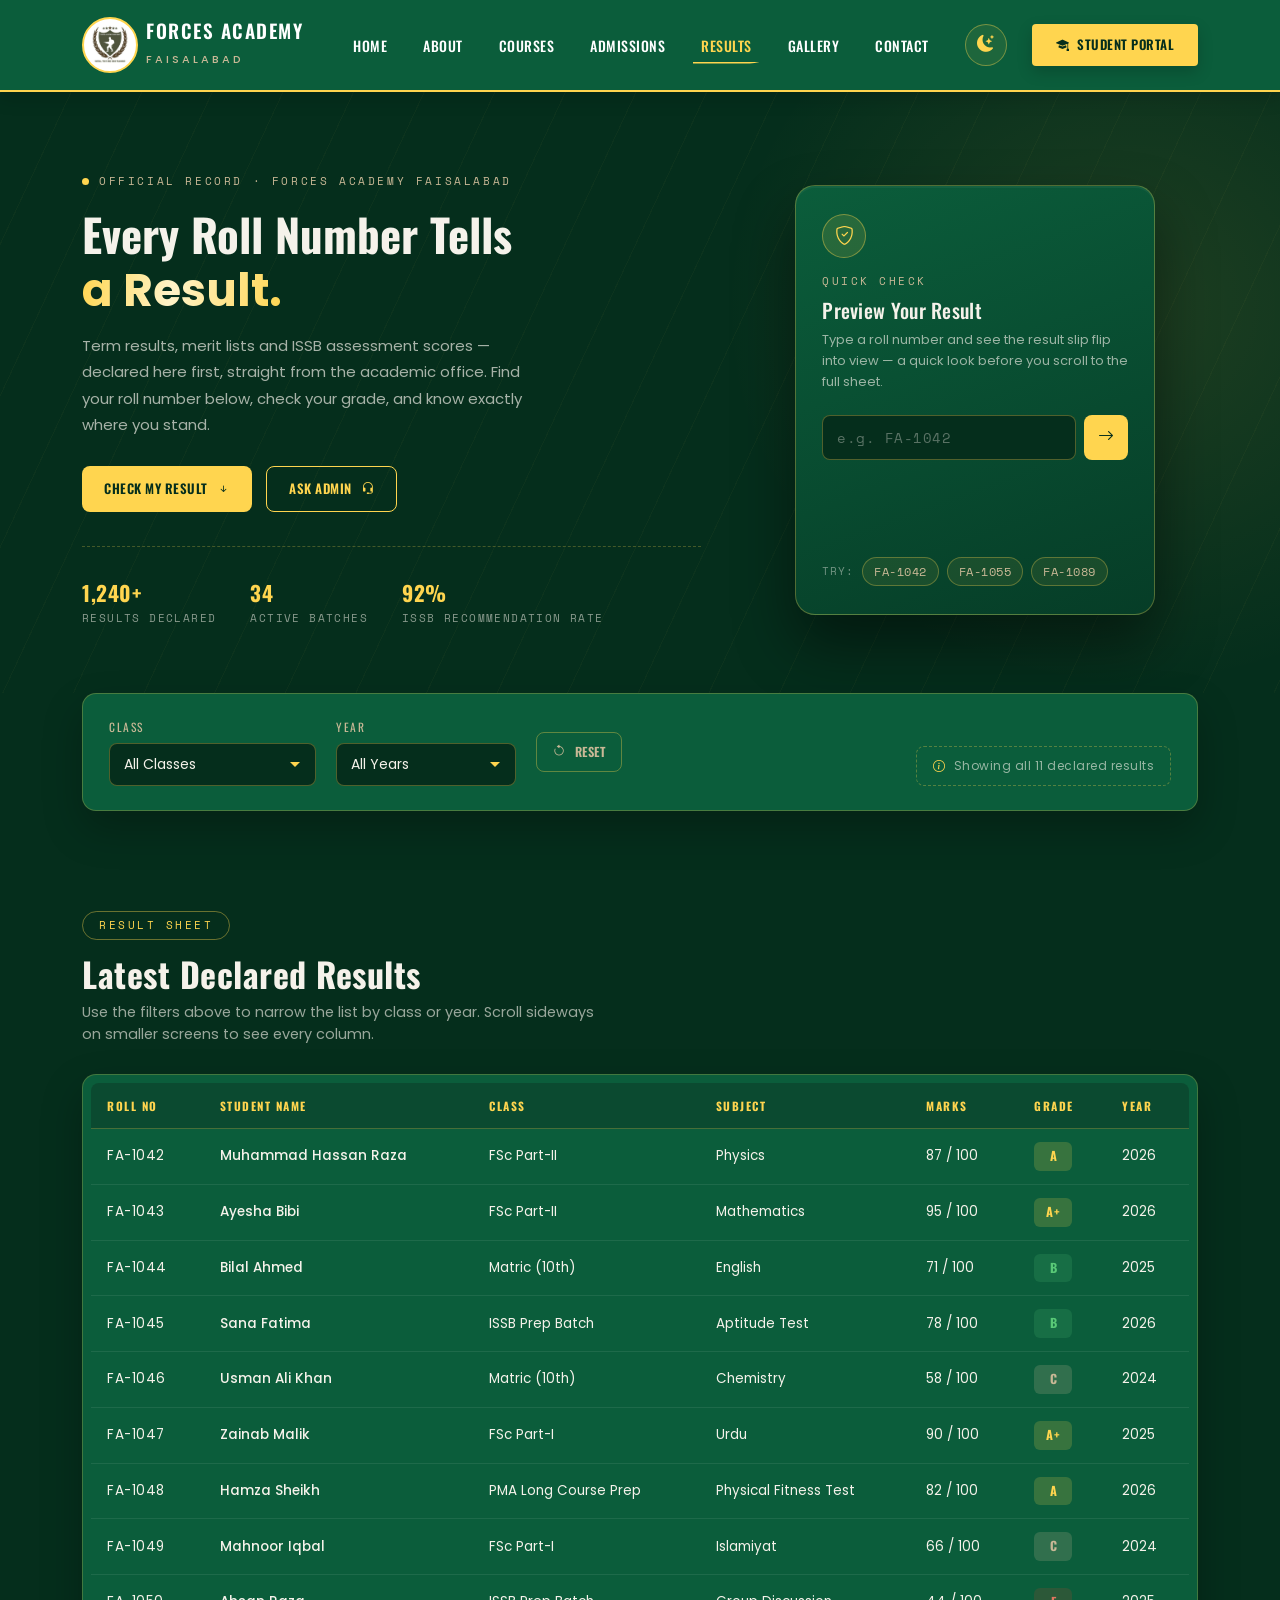
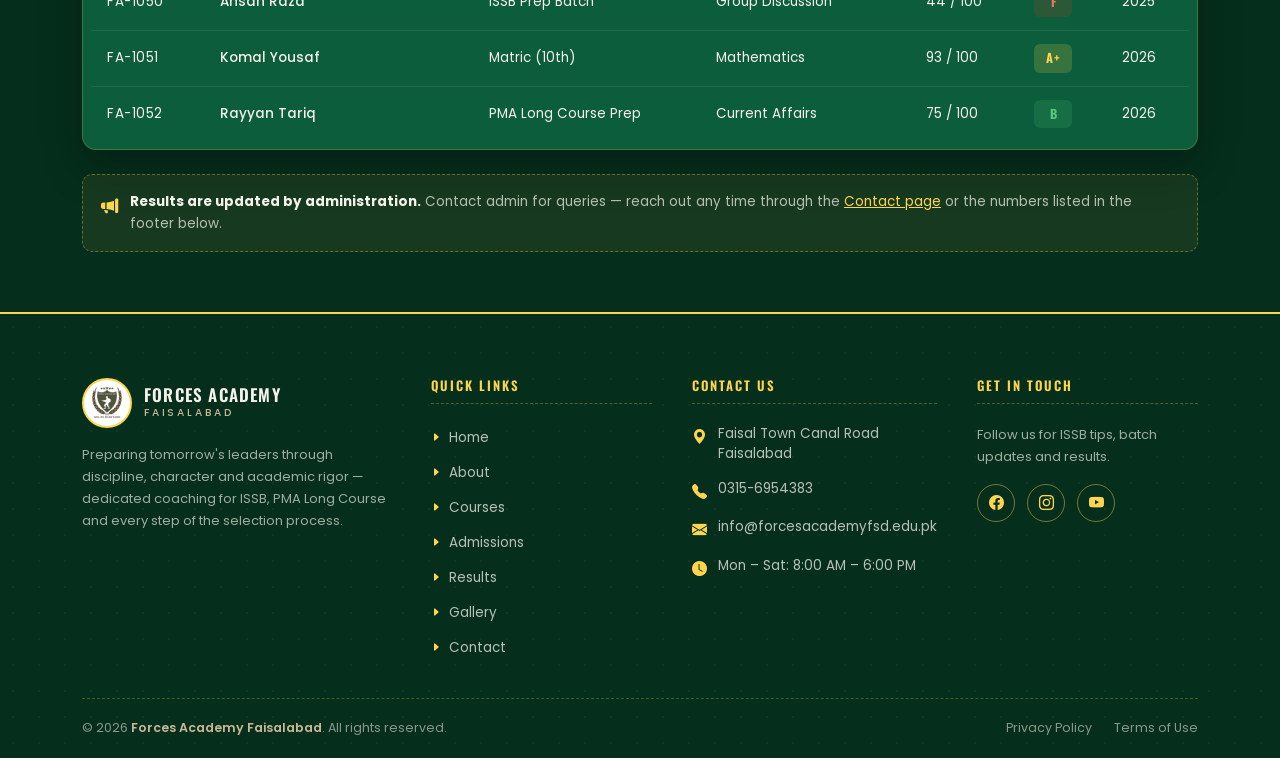
<file: results.html>
<!DOCTYPE html>
<html lang="en">
<head>
<meta charset="UTF-8">
<meta name="viewport" content="width=device-width, initial-scale=1.0">
<title>Results — Forces Academy Faisalabad | Merit Lists &amp; ISSB Scores</title>

<!-- ===== Basic SEO Meta Tags ===== -->
<meta name="description" content="Check term results, merit lists and ISSB assessment scores at Forces Academy Faisalabad. Search by roll number, filter by class and year — updated live.">
<meta name="keywords" content="Forces Academy results, ISSB assessment scores, merit list Faisalabad academy, check result by roll number, Matric FSc result Faisalabad, PMA Long Course prep results, academy result sheet">
<meta name="author" content="Forces Academy Faisalabad">
<link rel="canonical" href="https://forcesacademyfsd.edu.pk/results.html">

<!-- ===== Open Graph / Social Sharing Meta Tags ===== -->
<meta property="og:type" content="website">
<meta property="og:title" content="Results — Forces Academy Faisalabad">
<meta property="og:description" content="Search your roll number to see term results, merit lists and ISSB assessment scores, straight from the academic office at Forces Academy Faisalabad.">
<meta property="og:image" content="https://forcesacademyfsd.edu.pk/images/logo.png">
<meta property="og:url" content="https://forcesacademyfsd.edu.pk/results.html">
<meta property="og:site_name" content="Forces Academy Faisalabad">
<meta property="og:locale" content="en_PK">

<!-- ===== Twitter Card Meta Tags ===== -->
<meta name="twitter:card" content="summary_large_image">
<meta name="twitter:title" content="Results — Forces Academy Faisalabad">
<meta name="twitter:description" content="Search your roll number to see term results, merit lists and ISSB assessment scores, straight from the academic office at Forces Academy Faisalabad.">
<meta name="twitter:image" content="https://forcesacademyfsd.edu.pk/images/logo.png">

<!-- ===== Favicon (using existing logo) ===== -->
<link rel="icon" type="image/png" href="images/logo.png">
<link rel="apple-touch-icon" href="images/logo.png">

<link href="https://cdn.jsdelivr.net/npm/bootstrap@5.3.3/dist/css/bootstrap.min.css" rel="stylesheet">
<link rel="stylesheet" href="https://cdn.jsdelivr.net/npm/bootstrap-icons@1.11.3/font/bootstrap-icons.min.css">

<!-- ⚠️ Path check: agar yeh page kisi subfolder mein hai to "css/style.css" ki jagah "../css/style.css" karein -->
<link rel="stylesheet" href="css/style.css">
<link rel="stylesheet" href="css/results.css">
<link rel="stylesheet" href="css/home.css">
<link rel="stylesheet" href="css/dark-mode.css">

<!-- Apply saved theme before first paint, so there's no flash of the wrong theme.
     This tiny inline script MUST stay in <head>, before the stylesheets finish
     loading, so the class is already on <html> by the time CSS paints. -->
<script>
(function () {
    try {
        var saved = localStorage.getItem('fa-theme');
        var wantsDark = saved ? saved === 'dark' : window.matchMedia('(prefers-color-scheme: dark)').matches;
        if (wantsDark) document.documentElement.classList.add('dark-mode');
    } catch (e) { /* localStorage unavailable — default to light mode */ }
})();
</script>
</head>

<body>

<nav class="navbar navbar-expand-lg sticky-top" id="mainNav">
<div class="container">
    <a class="navbar-brand d-flex align-items-center" href="index.html">
        <img src="images/logo.png" alt="Forces Academy Faisalabad official logo" class="logo">
        <div class="logo-text ms-2"><h4>FORCES ACADEMY</h4><span>FAISALABAD</span></div>
    </a>
    <button class="navbar-toggler" type="button" data-bs-toggle="collapse" data-bs-target="#navbarMenu">
        <span class="navbar-toggler-icon"></span>
    </button>
    <div class="collapse navbar-collapse justify-content-end" id="navbarMenu">
        <ul class="navbar-nav align-items-lg-center">
            <li class="nav-item"><a class="nav-link" href="index.html">Home</a></li>
            <li class="nav-item"><a class="nav-link " href="about.html">About</a></li>
            <li class="nav-item"><a class="nav-link" href="courses.html">Courses</a></li>
            <li class="nav-item"><a class="nav-link" href="admissions.html">Admissions</a></li>
            <li class="nav-item"><a class="nav-link active" href="results.html">Results</a></li>
            <li class="nav-item"><a class="nav-link" href="gallery.html">Gallery</a></li>
            <li class="nav-item"><a class="nav-link" href="contact.html">Contact</a></li>
        </ul>
        <!-- Theme Toggle -->
        <button type="button" class="theme-toggle-btn" id="themeToggle" aria-label="Toggle dark mode" title="Toggle dark mode">
            <i class="bi bi-moon-stars-fill theme-icon-moon"></i><i class="bi bi-sun-fill theme-icon-sun"></i>
        </button>
        <a href="https://farhadlms.great-site.net/login.php" class="portal-btn"><i class="bi bi-mortarboard-fill"></i> Student Portal</a>
    </div>
</div>
</nav>

<main class="rs-main">

<!-- ================= HERO — MERIT BOARD ================= -->
<section class="rs-hero">
<div class="rs-hero-bg">
    <div class="rs-hero-pattern"></div>
    <div class="rs-hero-spotlight"></div>
</div>
<div class="container">
<div class="rs-hero-inner rs-reveal">

    <div class="rs-hero-copy">
        <span class="rs-eyebrow"><span class="rs-eyebrow-dot"></span>OFFICIAL RECORD · FORCES ACADEMY FAISALABAD</span>
        <h1>Every Roll Number Tells <span>a Result.</span></h1>
        <p>Term results, merit lists and ISSB assessment scores — declared here first, straight from the academic office. Find your roll number below, check your grade, and know exactly where you stand.</p>
        <div class="rs-hero-actions">
            <a href="#rs-filter" class="rs-cta">Check My Result <i class="bi bi-arrow-down-short"></i></a>
            <a href="contact.html" class="rs-cta rs-cta-ghost">Ask Admin <i class="bi bi-headset"></i></a>
        </div>
        <div class="rs-hero-stats">
            <div class="rs-stat"><strong>1,240+</strong><span>Results Declared</span></div>
            <div class="rs-stat"><strong>34</strong><span>Active Batches</span></div>
            <div class="rs-stat"><strong>92%</strong><span>ISSB Recommendation Rate</span></div>
        </div>
    </div>

    <div class="rs-hero-card-wrap">
        <div class="rs-result-card" id="rsResultCard">
        <div class="rs-card-inner" id="rsCardInner">

            <!-- FRONT: quick-check form -->
            <div class="rs-card-face rs-card-front">
                <div class="rs-card-seal"><i class="bi bi-shield-check"></i></div>
                <span class="rs-card-eyebrow">QUICK CHECK</span>
                <h3>Preview Your Result</h3>
                <p>Type a roll number and see the result slip flip into view — a quick look before you scroll to the full sheet.</p>
                <div class="rs-card-input-row">
                    <input type="text" id="rsRollInput" class="form-control" placeholder="e.g. FA-1042" maxlength="12" aria-label="Roll number">
                    <button type="button" class="rs-card-btn" id="rsPreviewBtn" aria-label="Preview result"><i class="bi bi-arrow-right"></i></button>
                </div>
                <div class="rs-card-chips">
                    <span>Try:</span>
                    <button type="button" class="rs-chip" data-roll="FA-1042">FA-1042</button>
                    <button type="button" class="rs-chip" data-roll="FA-1055">FA-1055</button>
                    <button type="button" class="rs-chip" data-roll="FA-1089">FA-1089</button>
                </div>
            </div>

            <!-- BACK: revealed result slip -->
            <div class="rs-card-face rs-card-back">
                <div class="rs-card-back-head">
                    <span class="rs-card-back-tag">RESULT SLIP</span>
                    <button type="button" class="rs-card-reset" id="rsResetBtn" aria-label="Go back"><i class="bi bi-arrow-counterclockwise"></i></button>
                </div>
                <div class="rs-card-roll" id="rsBackRoll">FA-1042</div>
                <div class="rs-card-name" id="rsBackName">Muhammad Hassan Raza</div>
                <div class="rs-card-meta">
                    <span id="rsBackClass">FSc Part-II</span><span class="rs-dot">•</span><span id="rsBackSubject">Overall Result</span>
                </div>
                <div class="rs-card-gradebox">
                    <div><span class="rs-card-marks-label">Marks</span><strong id="rsBackMarks">87 / 100</strong></div>
                    <span class="rs-card-grade rs-badge-A" id="rsBackGrade">A</span>
                </div>
                <div class="rs-card-footnote">Sample preview · full result on the sheet below ↓</div>
            </div>

        </div>
        </div>
    </div>

</div>
</div>
</section>

<!-- ================= FILTER BAR ================= -->
<section class="rs-filter-section" id="rs-filter">
<div class="container">
<div class="rs-filter-bar rs-reveal">

    <div class="rs-filter-field">
        <label for="rsClassSelect">Class</label>
        <select id="rsClassSelect" class="rs-select">
            <option value="all" selected>All Classes</option>
            <option value="matric">Matric (10th)</option>
            <option value="fsc1">FSc Part-I</option>
            <option value="fsc2">FSc Part-II</option>
            <option value="issb">ISSB Prep Batch</option>
            <option value="pma">PMA Long Course Prep</option>
        </select>
    </div>

    <div class="rs-filter-field">
        <label for="rsYearSelect">Year</label>
        <select id="rsYearSelect" class="rs-select">
            <option value="all" selected>All Years</option>
            <option value="2026">2026</option>
            <option value="2025">2025</option>
            <option value="2024">2024</option>
        </select>
    </div>

    <button type="button" class="rs-filter-reset" id="rsFilterReset" title="Reset filters"><i class="bi bi-arrow-counterclockwise"></i> Reset</button>

    <div class="rs-filter-status" id="rsFilterStatus">
        <i class="bi bi-info-circle"></i><span>Showing all 11 declared results</span>
    </div>

</div>
</div>
</section>

<!-- ================= RESULTS TABLE ================= -->
<section class="rs-section rs-table-section">
<div class="container">

    <div class="rs-section-head rs-reveal">
        <span class="rs-tag">Result Sheet</span>
        <h2 class="rs-heading">Latest Declared Results</h2>
        <p class="rs-section-sub">Use the filters above to narrow the list by class or year. Scroll sideways on smaller screens to see every column.</p>
    </div>

    <div class="table-responsive rs-table-wrap rs-reveal">
        <table class="table rs-table align-middle" id="rsResultsTable">
            <thead>
                <tr><th>Roll No</th><th>Student Name</th><th>Class</th><th>Subject</th><th>Marks</th><th>Grade</th><th>Year</th></tr>
            </thead>
            <tbody id="rsResultsBody">
                <tr data-class="fsc2" data-year="2026">
                    <td class="rs-roll">FA-1042</td><td class="rs-student">Muhammad Hassan Raza</td><td>FSc Part-II</td><td>Physics</td><td>87 / 100</td><td><span class="rs-badge rs-badge-A">A</span></td><td>2026</td>
                </tr>
                <tr data-class="fsc2" data-year="2026">
                    <td class="rs-roll">FA-1043</td><td class="rs-student">Ayesha Bibi</td><td>FSc Part-II</td><td>Mathematics</td><td>95 / 100</td><td><span class="rs-badge rs-badge-Ap">A+</span></td><td>2026</td>
                </tr>
                <tr data-class="matric" data-year="2025">
                    <td class="rs-roll">FA-1044</td><td class="rs-student">Bilal Ahmed</td><td>Matric (10th)</td><td>English</td><td>71 / 100</td><td><span class="rs-badge rs-badge-B">B</span></td><td>2025</td>
                </tr>
                <tr data-class="issb" data-year="2026">
                    <td class="rs-roll">FA-1045</td><td class="rs-student">Sana Fatima</td><td>ISSB Prep Batch</td><td>Aptitude Test</td><td>78 / 100</td><td><span class="rs-badge rs-badge-B">B</span></td><td>2026</td>
                </tr>
                <tr data-class="matric" data-year="2024">
                    <td class="rs-roll">FA-1046</td><td class="rs-student">Usman Ali Khan</td><td>Matric (10th)</td><td>Chemistry</td><td>58 / 100</td><td><span class="rs-badge rs-badge-C">C</span></td><td>2024</td>
                </tr>
                <tr data-class="fsc1" data-year="2025">
                    <td class="rs-roll">FA-1047</td><td class="rs-student">Zainab Malik</td><td>FSc Part-I</td><td>Urdu</td><td>90 / 100</td><td><span class="rs-badge rs-badge-Ap">A+</span></td><td>2025</td>
                </tr>
                <tr data-class="pma" data-year="2026">
                    <td class="rs-roll">FA-1048</td><td class="rs-student">Hamza Sheikh</td><td>PMA Long Course Prep</td><td>Physical Fitness Test</td><td>82 / 100</td><td><span class="rs-badge rs-badge-A">A</span></td><td>2026</td>
                </tr>
                <tr data-class="fsc1" data-year="2024">
                    <td class="rs-roll">FA-1049</td><td class="rs-student">Mahnoor Iqbal</td><td>FSc Part-I</td><td>Islamiyat</td><td>66 / 100</td><td><span class="rs-badge rs-badge-C">C</span></td><td>2024</td>
                </tr>
                <tr data-class="issb" data-year="2025">
                    <td class="rs-roll">FA-1050</td><td class="rs-student">Ahsan Raza</td><td>ISSB Prep Batch</td><td>Group Discussion</td><td>44 / 100</td><td><span class="rs-badge rs-badge-F">F</span></td><td>2025</td>
                </tr>
                <tr data-class="matric" data-year="2026">
                    <td class="rs-roll">FA-1051</td><td class="rs-student">Komal Yousaf</td><td>Matric (10th)</td><td>Mathematics</td><td>93 / 100</td><td><span class="rs-badge rs-badge-Ap">A+</span></td><td>2026</td>
                </tr>
                <tr data-class="pma" data-year="2026">
                    <td class="rs-roll">FA-1052</td><td class="rs-student">Rayyan Tariq</td><td>PMA Long Course Prep</td><td>Current Affairs</td><td>75 / 100</td><td><span class="rs-badge rs-badge-B">B</span></td><td>2026</td>
                </tr>
            </tbody>
        </table>

        <div class="rs-no-results d-none" id="rsNoResults">
            <i class="bi bi-search"></i>
            <p>No results match this filter. Try a different class or year.</p>
        </div>
    </div>

    <div class="rs-note rs-reveal">
        <i class="bi bi-megaphone-fill"></i>
        <div><strong>Results are updated by administration.</strong> Contact admin for queries — reach out any time through the <a href="contact.html" style="color:var(--gold);">Contact page</a> or the numbers listed in the footer below.</div>
    </div>

</div>
</section>

</main>

<!-- ================= FOOTER START ================= -->
<footer class="fa-footer">
<div class="container">
    <div class="fa-footer-grid">
        <!-- Brand -->
        <div class="fa-footer-brand">
            <div class="fa-footer-logo">
                <img src="images/logo.png" alt="Forces Academy Faisalabad logo">
                <div><h4>FORCES ACADEMY</h4><span>FAISALABAD</span></div>
            </div>
            <p class="fa-footer-about">Preparing tomorrow's leaders through discipline, character and academic rigor &mdash; dedicated coaching for ISSB, PMA Long Course and every step of the selection process.</p>
        </div>

        <!-- Quick Links -->
        <div class="fa-footer-col">
            <h5>Quick Links</h5>
            <ul class="fa-footer-links">
                <li><a href="index.html"><i class="bi bi-caret-right-fill"></i>Home</a></li>
                <li><a href="about.html"><i class="bi bi-caret-right-fill"></i>About</a></li>
                <li><a href="courses.html"><i class="bi bi-caret-right-fill"></i>Courses</a></li>
                <li><a href="admissions.html"><i class="bi bi-caret-right-fill"></i>Admissions</a></li>
                <li><a href="results.html"><i class="bi bi-caret-right-fill"></i>Results</a></li>
                <li><a href="gallery.html"><i class="bi bi-caret-right-fill"></i>Gallery</a></li>
                <li><a href="contact.html"><i class="bi bi-caret-right-fill"></i>Contact</a></li>
            </ul>
        </div>

        <!-- Contact -->
        <div class="fa-footer-col">
            <h5>Contact Us</h5>
            <ul class="fa-footer-contact">
                <li><i class="bi bi-geo-alt-fill"></i><span>Faisal Town Canal Road Faisalabad</span></li>
                <li><i class="bi bi-telephone-fill"></i><a href="tel:+923156954383">0315-6954383</a></li>
                <li><i class="bi bi-envelope-fill"></i><a href="mailto:info@forcesacademyfsd.edu.pk">info@forcesacademyfsd.edu.pk</a></li>
                <li><i class="bi bi-clock-fill"></i><span>Mon &ndash; Sat: 8:00 AM &ndash; 6:00 PM</span></li>
            </ul>
        </div>

        <!-- Get in Touch (social) -->
        <div class="fa-footer-col">
            <h5>Get in Touch</h5>
            <p class="fa-footer-social-text">Follow us for ISSB tips, batch updates and results.</p>
            <div class="fa-footer-social">
                <a href="https://www.facebook.com/forcesacademyfaisalabad/" target="_blank" rel="noopener noreferrer" aria-label="Facebook"><i class="bi bi-facebook"></i></a>
                <a href="https://www.instagram.com/forcesacademyfaisalabad/" target="_blank" rel="noopener noreferrer" aria-label="Instagram"><i class="bi bi-instagram"></i></a>
                <a href="https://www.youtube.com/channel/UCRF74RQe3TiQl-_qyFZb-2w" target="_blank" rel="noopener noreferrer" aria-label="YouTube"><i class="bi bi-youtube"></i></a>
            </div>
        </div>
    </div>

    <div class="fa-footer-bottom">
        <p>&copy; 2026 <strong>Forces Academy Faisalabad</strong>. All rights reserved.</p>
        <div class="fa-footer-legal"><a href="#">Privacy Policy</a><a href="#">Terms of Use</a></div>
    </div>
</div>
</footer>
<!-- ================= FOOTER END ================= -->

<button id="backToTop" class="back-to-top" aria-label="Back to top" type="button"><i class="bi bi-arrow-up"></i></button>

<!-- Bootstrap JS — is script ke bina toggle/collapse/carousel kaam nahi karega -->
<script src="https://cdn.jsdelivr.net/npm/bootstrap@5.3.3/dist/js/bootstrap.bundle.min.js"></script>

<!-- Dark Mode Toggle (+ stats counter / back-to-top, both skip themselves automatically on pages that don't have those elements) -->
<script src="js/main.js"></script>

<!-- ================= RESULTS PAGE SCRIPT ================= -->
<script>
(function () {
    // ---- Sample result data for the "Preview Your Result" flip card ----
    var sampleResults = {
        "FA-1042": { name: "Muhammad Hassan Raza", cls: "FSc Part-II",     subject: "Physics",       marks: "87 / 100", grade: "A",  gradeClass: "rs-badge-A"  },
        "FA-1055": { name: "Ayesha Bibi",           cls: "ISSB Prep Batch", subject: "Aptitude Test", marks: "78 / 100", grade: "B",  gradeClass: "rs-badge-B"  },
        "FA-1089": { name: "Zainab Malik",          cls: "FSc Part-I",      subject: "Urdu",          marks: "90 / 100", grade: "A+", gradeClass: "rs-badge-Ap" }
    };
    var fallbackResult = { name: "Sample Student", cls: "Matric (10th)", subject: "Overall Result", marks: "82 / 100", grade: "A", gradeClass: "rs-badge-A" };

    var card       = document.getElementById("rsResultCard");
    var rollInput  = document.getElementById("rsRollInput");
    var previewBtn = document.getElementById("rsPreviewBtn");
    var resetBtn   = document.getElementById("rsResetBtn");
    var chips      = document.querySelectorAll(".rs-chip");

    var backRoll    = document.getElementById("rsBackRoll");
    var backName    = document.getElementById("rsBackName");
    var backClass   = document.getElementById("rsBackClass");
    var backSubject = document.getElementById("rsBackSubject");
    var backMarks   = document.getElementById("rsBackMarks");
    var backGrade   = document.getElementById("rsBackGrade");

    function showResult(rollRaw) {
        var roll = (rollRaw || "").trim().toUpperCase();
        if (!roll) {
            previewBtn.classList.add("rs-shake");
            window.setTimeout(function () { previewBtn.classList.remove("rs-shake"); }, 400);
            return;
        }
        var data = sampleResults[roll] || fallbackResult;
        backRoll.textContent = roll;
        backName.textContent = data.name;
        backClass.textContent = data.cls;
        backSubject.textContent = data.subject;
        backMarks.textContent = data.marks;
        backGrade.textContent = data.grade;
        backGrade.className = "rs-card-grade " + data.gradeClass;
        card.classList.add("is-flipped");
    }

    if (previewBtn) previewBtn.addEventListener("click", function () { showResult(rollInput.value); });
    if (rollInput) rollInput.addEventListener("keydown", function (e) { if (e.key === "Enter") showResult(rollInput.value); });
    if (resetBtn) resetBtn.addEventListener("click", function () { card.classList.remove("is-flipped"); });
    chips.forEach(function (chip) {
        chip.addEventListener("click", function () {
            var roll = chip.getAttribute("data-roll");
            if (rollInput) rollInput.value = roll;
            showResult(roll);
        });
    });

    // ---- Simple native <select> filters ----
    var classSelect = document.getElementById("rsClassSelect");
    var yearSelect  = document.getElementById("rsYearSelect");
    var tableRows   = Array.prototype.slice.call(document.querySelectorAll("#rsResultsBody tr"));
    var noResultsEl = document.getElementById("rsNoResults");
    var statusEl    = document.getElementById("rsFilterStatus");
    var resetFilterBtn = document.getElementById("rsFilterReset");

    function applyFilters() {
        var classValue = classSelect.value;
        var yearValue  = yearSelect.value;
        var visibleCount = 0;

        tableRows.forEach(function (row) {
            var matchesClass = classValue === "all" || row.getAttribute("data-class") === classValue;
            var matchesYear  = yearValue === "all"  || row.getAttribute("data-year")  === yearValue;
            var show = matchesClass && matchesYear;
            row.classList.toggle("d-none", !show);
            if (show) visibleCount++;
        });

        if (noResultsEl) noResultsEl.classList.toggle("d-none", visibleCount !== 0);
        updateFilterStatus(visibleCount, classValue, yearValue);
    }

    function updateFilterStatus(count, classValue, yearValue) {
        var label;
        if (classValue === "all" && yearValue === "all") {
            label = "Showing all " + tableRows.length + " declared results";
        } else {
            var classLabel = classSelect.options[classSelect.selectedIndex].text;
            var yearLabel  = yearSelect.options[yearSelect.selectedIndex].text;
            label = "Showing " + count + " result" + (count === 1 ? "" : "s") + " — " + classLabel + " · " + yearLabel;
        }
        statusEl.querySelector("span").textContent = label;
        statusEl.classList.add("rs-updated");
        window.setTimeout(function () { statusEl.classList.remove("rs-updated"); }, 900);
    }

    if (classSelect) classSelect.addEventListener("change", applyFilters);
    if (yearSelect)  yearSelect.addEventListener("change", applyFilters);
    if (resetFilterBtn) {
        resetFilterBtn.addEventListener("click", function () {
            classSelect.value = "all";
            yearSelect.value = "all";
            applyFilters();
        });
    }

    // ---- Scroll-reveal: fades/slides sections up as they enter view ----
    var revealEls = document.querySelectorAll(".rs-reveal");
    if ("IntersectionObserver" in window && revealEls.length) {
        var io = new IntersectionObserver(function (entries) {
            entries.forEach(function (entry) {
                if (entry.isIntersecting) {
                    entry.target.classList.add("in-view");
                    io.unobserve(entry.target);
                }
            });
        }, { threshold: 0.15, rootMargin: "0px 0px -40px 0px" });
        revealEls.forEach(function (el) { io.observe(el); });
    } else {
        revealEls.forEach(function (el) { el.classList.add("in-view"); });
    }
})();
</script>

</body>
</html>
</file>
<file: css/style.css>
/* GOOGLE FONTS */
@import url('https://fonts.googleapis.com/css2?family=Oswald:wght@400;500;600;700&family=Poppins:wght@300;400;500;600;700&display=swap');
/* DESIGN TOKENS */
:root{ --forest: #0b5d3b; --forest-dark: #052e1c; --gold: #ffd54f; --khaki: #c9b896; --cream: #f5f2ea; --ink: #0d1410; }
*{ margin:0; padding:0; box-sizing:border-box; font-family:'Poppins',sans-serif; }
html, body{ background: var(--forest-dark); min-height: 100%; }
/* NAVBAR */
#mainNav{ background:var(--forest); padding:12px 0; transition:.4s; box-shadow:0 5px 18px rgba(0,0,0,.18); z-index:999; border-bottom:2px solid var(--gold); }
.logo{ width:56px; height:56px; border-radius:50%; object-fit:cover; background:#fff; padding:3px; border:2px solid var(--gold); transition:.4s; }
.logo:hover{ transform:rotate(8deg) scale(1.08); }
.logo-text h4{ font-family:'Oswald',sans-serif; color:white; font-size:19px; font-weight:600; margin:0; letter-spacing:1.5px; }
.logo-text span{ color:var(--khaki); font-size:11px; letter-spacing:3px; font-weight:500; }
.navbar-nav .nav-link{ font-family:'Oswald',sans-serif; color:white; font-size:14px; font-weight:500; letter-spacing:.5px; text-transform:uppercase; margin:0 10px; padding:10px 2px; position:relative; transition:.3s; }
.navbar-nav .nav-link:hover, .navbar-nav .nav-link.active{ color:var(--gold); }
.navbar-nav .nav-link::after{ content:""; position:absolute; left:0; bottom:2px; width:0; height:2px; background:var(--gold); clip-path:polygon(0 0, 85% 0, 100% 50%, 85% 100%, 0 100%); transition:.3s; }
.navbar-nav .nav-link:hover::after, .navbar-nav .nav-link.active::after{ width:100%; }
.portal-btn{ margin-left:25px; text-decoration:none; background:var(--gold); color:var(--forest-dark); padding:11px 24px; border-radius:4px; font-family:'Oswald',sans-serif; font-weight:600; letter-spacing:.5px; text-transform:uppercase; font-size:13px; transition:.3s; display:flex; align-items:center; gap:8px; box-shadow:0 6px 15px rgba(0,0,0,.18); }
.portal-btn:hover{ background:var(--cream); color:var(--forest-dark); transform:translateY(-3px); }
.navbar-toggler{ border:2px solid var(--gold); padding:6px 10px; }
.navbar-toggler:focus{ box-shadow:none; }
.navbar-toggler-icon{ filter:brightness(0) invert(1); }
@media(max-width:991px){
    #mainNav{ padding:10px 0; }
    .navbar-collapse{ position:absolute; top:100%; left:0; right:0; margin-top:0; background:var(--forest); border-radius:0 0 14px 14px; padding:14px 20px 18px; text-align:left; border:1px solid rgba(255,213,79,.3); border-top:none; max-height:80vh; overflow-y:auto; box-shadow:0 14px 28px rgba(0,0,0,.25); }
    .navbar-nav .nav-link{ margin:0; padding:9px 2px; line-height:1.2; }
    .navbar-nav .nav-item + .nav-item{ border-top:1px solid rgba(255,255,255,.08); }
    .navbar-nav .nav-link::after{ left:0; transform:none; }
    .portal-btn{ margin:14px 0 0; width:220px; justify-content:center; }
    .logo{ width:48px; height:48px; }
    .logo-text h4{ font-size:17px; }
    .logo-text span{ font-size:10px; }
}
@media(max-width:576px){
    .logo{ width:44px; height:44px; }
    .logo-text h4{ font-size:14px; }
    .logo-text span{ font-size:9px; letter-spacing:1.5px; }
    .portal-btn{ width:100%; }
}
/* HOME HERO SECTION — full-bleed photo, floating clipboard overlay */
.fa2-hero{ position:relative; min-height:100vh; background:var(--forest); overflow:hidden; display:flex; flex-direction:column; }
.fa2-photo{ position:absolute; inset:-8%; background-image:url('https://images.unsplash.com/photo-1763656446134-567b067465e2?fm=jpg&q=80&w=1920&auto=format&fit=crop'); background-size:cover; background-position:center 35%; filter:saturate(.85) contrast(1.1) brightness(.78); animation:fa2PhotoPan 18s ease-in-out infinite alternate; z-index:0; }
@keyframes fa2PhotoPan{
    from{ transform:scale(1.02); background-position:center 30%; }
    to{ transform:scale(1.12); background-position:center 42%; }
}
.fa2-photo-fade{ position:absolute; inset:0; z-index:1; background: linear-gradient(100deg, rgba(5,46,28,.92) 0%, rgba(5,46,28,.62) 42%, rgba(5,46,28,.35) 68%, rgba(5,46,28,.55) 100%), linear-gradient(180deg, rgba(5,46,28,.25) 0%, rgba(5,46,28,.35) 60%, rgba(5,46,28,.85) 100%); }
.fa2-grid-fx{ position:absolute; inset:0; background-image:radial-gradient(rgba(255,213,79,.14) 1px, transparent 1px); background-size:26px 26px; animation:fa2GridDrift 18s linear infinite; z-index:1; }
@keyframes fa2GridDrift{
    from{ background-position:0 0; }
    to{ background-position:260px 130px; }
}
.fa2-hero-inner{ position:relative; z-index:2; flex:1; display:flex; align-items:center; min-height:80vh; }
.fa2-hero-content{ max-width:640px; padding:4rem clamp(1.5rem,6vw,5.5rem); color:var(--cream); text-align:left; }
.fa2-badge{ display:inline-flex; align-items:center; gap:8px; font-size:13px; font-weight:500; color:var(--gold); background:rgba(255,213,79,.12); border:1px solid rgba(255,213,79,.4); border-radius:50px; padding:8px 16px; margin-bottom:28px; opacity:0; animation:fa2FadeDown .7s ease .1s forwards; }
.fa2-dot{ width:7px; height:7px; border-radius:50%; background:#4ade80; animation:fa2Pulse 1.8s infinite; }
@keyframes fa2Pulse{
    0%{ box-shadow:0 0 0 0 rgba(74,222,128,.6); }
    70%{ box-shadow:0 0 0 8px rgba(74,222,128,0); }
    100%{ box-shadow:0 0 0 0 rgba(74,222,128,0); }
}
.fa2-title{ font-family:'Oswald',sans-serif; font-weight:700; line-height:1; margin-bottom:20px; }
.fa2-letters{ display:block; font-size:clamp(2.6rem,7vw,5.2rem); letter-spacing:2px; }
.fa2-letters span{ display:inline-block; opacity:0; transform:translateY(30px) rotate(6deg); animation:fa2LetterIn .6s cubic-bezier(.2,.8,.2,1) forwards; }
@keyframes fa2LetterIn{
    to{ opacity:1; transform:translateY(0) rotate(0); }
}
.fa2-subline{ display:inline-block; font-family:'Oswald',sans-serif; font-size:clamp(1.1rem,2.4vw,1.6rem); font-weight:600; letter-spacing:3px; color:rgba(245,242,234,.85); margin-top:10px; position:relative; padding-bottom:10px; opacity:0; animation:fa2FadeUp .7s ease .7s forwards; }
.fa2-subline em{ font-style:normal; color:var(--gold); }
.fa2-subline::after{ content:""; position:absolute; left:0; bottom:0; height:3px; width:0; background:var(--gold); border-radius:3px; animation:fa2DrawLine .8s ease 1s forwards; }
@keyframes fa2DrawLine{
    to{ width:100%; }
}
.fa2-tagline{ font-weight:300; font-size:1.05rem; color:rgba(245,242,234,.85); max-width:34rem; margin:22px 0 34px; opacity:0; animation:fa2FadeUp .7s ease 1.15s forwards; }
.fa2-buttons{ display:flex; gap:16px; flex-wrap:wrap; opacity:0; animation:fa2FadeUp .7s ease 1.3s forwards; }
.fa2-btn{ position:relative; display:inline-flex; align-items:center; gap:10px; font-family:'Oswald',sans-serif; font-weight:600; font-size:15px; letter-spacing:.5px; padding:14px 30px; border-radius:4px; text-decoration:none; text-transform:uppercase; transition:transform .3s ease, color .3s ease, background .3s ease; isolation:isolate; }
.fa2-btn i{ transition:transform .3s ease; }
.fa2-btn::before{ content:""; position:absolute; inset:-6px; border:1.5px dashed rgba(255,213,79,.7); border-radius:8px; opacity:0; transform:scale(.85); transition:opacity .3s ease, transform .3s ease; z-index:-1; }
.fa2-btn:hover::before{ opacity:1; transform:scale(1); animation:fa2Spin 6s linear infinite; }
@keyframes fa2Spin{
    to{ transform:rotate(360deg) scale(1); }
}
.fa2-btn-fill{ background:var(--gold); color:var(--forest-dark); }
.fa2-btn-fill:hover{ background:var(--cream); transform:translateY(-4px); }
.fa2-btn-fill:hover i{ transform:translateX(4px); }
.fa2-btn-ghost{ background:transparent; color:var(--cream); border:1.5px solid rgba(245,242,234,.6); }
.fa2-btn-ghost:hover{ background:rgba(255,255,255,.08); border-color:var(--gold); color:var(--gold); transform:translateY(-4px); }
.fa2-btn-ghost:hover i{ transform:scale(1.2); }
.fa2-clipboard{ position:absolute; z-index:3; right:clamp(1.5rem,6vw,5rem); bottom:110px; width:270px; background:var(--cream); border-radius:10px; padding:26px 20px 20px; box-shadow:0 25px 50px rgba(0,0,0,.45); animation:fa2Float 5s ease-in-out infinite; }
@keyframes fa2Float{
    0%,100%{ transform:rotate(-1.5deg); }
    50%{ transform:translateY(-6px) rotate(1deg); }
}
.fa2-clip{ position:absolute; top:-16px; left:50%; transform:translateX(-50%); width:64px; height:26px; background:linear-gradient(180deg,var(--khaki),#a49c7d); border-radius:6px; box-shadow:0 4px 8px rgba(0,0,0,.3); }
.fa2-clip span{ position:absolute; top:50%; left:50%; width:10px; height:10px; border-radius:50%; background:var(--forest); transform:translate(-50%,-50%); }
.fa2-clipboard-head{ display:flex; justify-content:space-between; align-items:baseline; border-bottom:1px dashed #b9b190; padding-bottom:10px; margin-bottom:12px; }
.fa2-clipboard-head h4{ font-family:'Oswald',sans-serif; font-size:14px; font-weight:700; color:var(--forest); letter-spacing:.4px; }
.fa2-file-id{ font-size:10px; color:#8a8365; font-weight:500; }
.fa2-checklist{ list-style:none; }
.fa2-checklist li{ display:flex; align-items:center; gap:10px; font-size:12.5px; color:#4b4a3f; padding:7px 0; animation:fa2CheckOff 4s ease-in-out infinite; }
.fa2-chk{ flex-shrink:0; width:16px; height:16px; border-radius:4px; border:1.5px solid var(--forest); position:relative; }
.fa2-chk::after{ content:""; position:absolute; left:4px; top:1px; width:4px; height:8px; border:solid var(--forest); border-width:0 2px 2px 0; transform:rotate(45deg) scale(0); animation:fa2CheckMark 4s ease-in-out infinite; }
@keyframes fa2CheckOff{
    0%,8%{ opacity:.55; }
    12%,88%{ opacity:1; }
    92%,100%{ opacity:.55; }
}
@keyframes fa2CheckMark{
    0%,8%{ transform:rotate(45deg) scale(0); }
    12%,88%{ transform:rotate(45deg) scale(1); }
    92%,100%{ transform:rotate(45deg) scale(0); }
}
.fa2-progress{ height:6px; border-radius:6px; background:#e3ddc9; overflow:hidden; margin-top:14px; }
.fa2-progress-bar{ height:100%; width:0%; background:linear-gradient(90deg,var(--forest),var(--gold)); border-radius:6px; animation:fa2ProgressFill 5s ease-in-out infinite; }
@keyframes fa2ProgressFill{
    0%{ width:0%; }
    90%{ width:100%; }
    100%{ width:100%; }
}
.fa2-progress-label{ display:block; font-size:9.5px; letter-spacing:.5px; text-transform:uppercase; color:#8a8365; margin-top:6px; }
.fa2-stamp{ position:absolute; bottom:-14px; right:-12px; font-family:'Oswald',sans-serif; font-size:10.5px; font-weight:700; letter-spacing:1.5px; color:var(--forest); border:2px solid var(--forest); border-radius:6px; padding:4px 8px; background:rgba(245,242,234,.95); transform:rotate(-8deg); }
.fa2-ticker{ position:relative; z-index:2; background:var(--forest-dark); border-top:1px solid rgba(255,213,79,.25); overflow:hidden; padding:12px 0; }
.fa2-ticker-track{ display:flex; gap:14px; white-space:nowrap; width:max-content; animation:fa2Ticker 26s linear infinite; }
.fa2-ticker-track span{ font-family:'Oswald',sans-serif; font-size:12.5px; font-weight:600; letter-spacing:1.5px; color:rgba(245,242,234,.75); }
.fa2-ticker-track span:nth-child(odd){ color:var(--gold); }
.fa2-ticker:hover .fa2-ticker-track{ animation-play-state:paused; }
@keyframes fa2Ticker{
    from{ transform:translateX(0); }
    to{ transform:translateX(-50%); }
}
@keyframes fa2FadeUp{
    from{ opacity:0; transform:translateY(22px); }
    to{ opacity:1; transform:translateY(0); }
}
@keyframes fa2FadeDown{
    from{ opacity:0; transform:translateY(-16px); }
    to{ opacity:1; transform:translateY(0); }
}
@media(max-width:991px){
    .fa2-hero{ min-height:auto; overflow:hidden; }
    .fa2-hero-inner{ min-height:auto; }
    .fa2-hero-content{ max-width:100%; padding:3rem 1.5rem 2.5rem; text-align:center; margin:0 auto; }
    .fa2-buttons{ justify-content:center; }
    .fa2-subline::after{ left:50%; transform:translateX(-50%); }
    .fa2-clipboard{ position:static; width:min(300px,86%); margin:0 auto 3rem; right:auto; bottom:auto; transform:none; animation:fa2FloatMobile 5s ease-in-out infinite; }
    @keyframes fa2FloatMobile{
        0%,100%{ transform:rotate(-1.5deg); }
        50%{ transform:translateY(-6px) rotate(1deg); }
    }
    .fa2-ticker{ position:relative; }
}
@media(max-width:575px){
    .fa2-clipboard{ width:min(260px,90%); padding:22px 16px 16px; }
    .fa2-buttons{ flex-direction:column; align-items:stretch; }
    .fa2-btn{ justify-content:center; }
    .fa2-hero-content{ padding-bottom:2rem; }
}
@media(prefers-reduced-motion: reduce){
    .fa2-grid-fx, .fa2-letters span, .fa2-subline, .fa2-subline::after, .fa2-tagline, .fa2-buttons, .fa2-badge, .fa2-dot, .fa2-photo, .fa2-clipboard, .fa2-checklist li, .fa2-chk::after, .fa2-progress-bar, .fa2-ticker-track, .fa2-btn:hover::before{ animation:none !important; }
    .fa2-letters span, .fa2-subline, .fa2-tagline, .fa2-buttons, .fa2-badge{ opacity:1 !important; transform:none !important; }
}
/* FOOTER — reusable across every page */
.fa-footer{ position:relative; background:var(--forest-dark); color:rgba(245,242,234,.82); padding-top:64px; border-top:2px solid var(--gold); overflow:hidden; }
.fa-footer::before{ content:""; position:absolute; inset:0; background-image:radial-gradient(rgba(255,213,79,.06) 1px, transparent 1px); background-size:26px 26px; pointer-events:none; }
.fa-footer .container{ position:relative; z-index:1; }
.fa-footer-grid{ display:grid; grid-template-columns:1.4fr 1fr 1fr 1fr; gap:40px; padding-bottom:40px; }
.fa-footer-brand{ display:flex; flex-direction:column; gap:16px; }
.fa-footer-logo{ display:flex; align-items:center; gap:12px; }
.fa-footer-logo img{ width:50px; height:50px; border-radius:50%; object-fit:cover; background:#fff; padding:3px; border:2px solid var(--gold); }
.fa-footer-logo h4{ font-family:'Oswald',sans-serif; color:var(--cream); font-size:17px; font-weight:600; letter-spacing:1.2px; margin:0; }
.fa-footer-logo span{ display:block; color:var(--khaki); font-size:10.5px; letter-spacing:2.8px; font-weight:500; }
.fa-footer-about{ font-size:13px; line-height:1.7; color:rgba(245,242,234,.65); max-width:30rem; }
.fa-footer-col h5{ font-family:'Oswald',sans-serif; font-size:13px; font-weight:600; letter-spacing:2px; text-transform:uppercase; color:var(--gold); margin-bottom:20px; padding-bottom:10px; border-bottom:1px dashed rgba(255,213,79,.3); }
.fa-footer-links{ list-style:none; padding:0; margin:0; }
.fa-footer-links li + li{ margin-top:11px; }
.fa-footer-links li{ margin-top:0; }
.fa-footer-links li:first-child{ margin-top:0; }
.fa-footer-links a{ color:rgba(245,242,234,.75); text-decoration:none; font-size:13.5px; display:inline-flex; align-items:center; gap:8px; transition:.25s; }
.fa-footer-links a i{ font-size:10px; color:var(--gold); transition:transform .25s; }
.fa-footer-links a:hover{ color:var(--gold); padding-left:4px; }
.fa-footer-links a:hover i{ transform:translateX(3px); }
.fa-footer-contact{ list-style:none; padding:0; margin:0; }
.fa-footer-contact li{ display:flex; align-items:flex-start; gap:11px; font-size:13.5px; color:rgba(245,242,234,.75); line-height:1.5; }
.fa-footer-contact li + li{ margin-top:14px; }
.fa-footer-contact i{ color:var(--gold); font-size:15px; margin-top:2px; flex-shrink:0; }
.fa-footer-contact a{ color:inherit; text-decoration:none; transition:.25s; }
.fa-footer-contact a:hover{ color:var(--gold); }
.fa-footer-social-text{ font-size:13px; line-height:1.7; color:rgba(245,242,234,.65); margin-bottom:16px; }
.fa-footer-social{ display:flex; gap:12px; margin-top:4px; }
.fa-footer-social a{ width:38px; height:38px; border-radius:50%; border:1.5px solid rgba(255,213,79,.45); display:flex; align-items:center; justify-content:center; color:var(--gold); font-size:15px; text-decoration:none; transition:.3s; }
.fa-footer-social a:hover{ background:var(--gold); color:var(--forest-dark); border-color:var(--gold); transform:translateY(-3px); }
.fa-footer-bottom{ border-top:1px dashed rgba(255,213,79,.25); padding:20px 0; display:flex; align-items:center; justify-content:space-between; gap:16px; flex-wrap:wrap; }
.fa-footer-bottom p{ font-size:12.5px; color:rgba(245,242,234,.55); margin:0; }
.fa-footer-bottom p strong{ color:var(--khaki); font-weight:600; }
.fa-footer-legal{ display:flex; gap:22px; }
.fa-footer-legal a{ font-size:12.5px; color:rgba(245,242,234,.55); text-decoration:none; transition:.25s; }
.fa-footer-legal a:hover{ color:var(--gold); }
@media(max-width:991px){
    .fa-footer-grid{ grid-template-columns:1fr 1fr; row-gap:36px; }
    .fa-footer-brand{ grid-column:1 / -1; }
}
@media(max-width:575px){
    .fa-footer{ padding-top:48px; }
    .fa-footer-grid{ grid-template-columns:1fr; gap:32px; text-align:left; }
    .fa-footer-logo{ justify-content:flex-start; }
    .fa-footer-about{ max-width:100%; margin:0; }
    .fa-footer-social-text{ max-width:100%; margin:0 0 16px; }
    .fa-footer-contact li{ justify-content:flex-start; text-align:left; }
    .fa-footer-social{ justify-content:flex-start; }
    .fa-footer-bottom{ flex-direction:column; align-items:flex-start; text-align:left; }
    .fa-footer-legal{ justify-content:flex-start; }
}
@media(prefers-reduced-motion: reduce){
    .fa-footer-links a, .fa-footer-social a{ transition:none !important; }
}
/* ABOUT PAGE — shared section styles */
.ab-section{ padding:88px 0; }
.ab-tag{ display:inline-block; font-family:'Oswald',sans-serif; font-size:12px; font-weight:600; letter-spacing:2.5px; text-transform:uppercase; color:var(--forest); background:rgba(11,93,59,.08); border:1px solid rgba(11,93,59,.25); border-radius:50px; padding:6px 16px; margin-bottom:16px; }
.ab-tag-light{ color:var(--gold); background:rgba(255,213,79,.1); border-color:rgba(255,213,79,.35); }
.ab-heading{ font-family:'Oswald',sans-serif; font-weight:700; font-size:clamp(1.7rem,3.2vw,2.4rem); color:var(--ink); letter-spacing:.3px; margin-bottom:20px; }
.ab-heading-light{ color:var(--cream); }
.ab-body{ font-size:15px; line-height:1.85; color:#454945; max-width:38rem; }
.ab-body + .ab-body{ margin-top:16px; }
.ab-section-head{ max-width:640px; margin:0 auto 52px; }
/* --- Section 1: Overview --- */
.ab-overview{ background:var(--cream); }
/* record card — dossier motif echoed in the hero's "Training Wings" file */
.ab-record{ position:relative; background:#fff; border-radius:10px; padding:30px 26px 26px; box-shadow:0 20px 45px rgba(11,46,28,.14); max-width:420px; margin:0 auto; }
.ab-record-clip{ position:absolute; top:-16px; left:50%; transform:translateX(-50%); width:64px; height:26px; background:linear-gradient(180deg,var(--khaki),#a49c7d); border-radius:6px; box-shadow:0 4px 8px rgba(0,0,0,.25); }
.ab-record-clip span{ position:absolute; top:50%; left:50%; width:10px; height:10px; border-radius:50%; background:var(--forest); transform:translate(-50%,-50%); }
.ab-record-head{ display:flex; justify-content:space-between; align-items:baseline; border-bottom:1px dashed #d8d2c0; padding-bottom:12px; margin-bottom:14px; }
.ab-record-head h4{ font-family:'Oswald',sans-serif; font-size:15px; font-weight:700; color:var(--forest); letter-spacing:.4px; }
.ab-record-id{ font-size:10.5px; color:#9a936f; font-weight:500; }
.ab-record-list{ list-style:none; padding:0; margin:0; }
.ab-record-list li{ display:flex; justify-content:space-between; gap:16px; font-size:13px; padding:10px 0; border-bottom:1px dashed #ece7d8; }
.ab-record-list li:last-child{ border-bottom:none; }
.ab-record-label{ color:#8a8365; font-weight:500; }
.ab-record-value{ color:var(--ink); font-weight:500; text-align:right; }
.ab-record-stamp{ position:absolute; bottom:-14px; right:-10px; font-family:'Oswald',sans-serif; font-size:10.5px; font-weight:700; letter-spacing:1.5px; color:var(--forest); border:2px solid var(--forest); border-radius:6px; padding:4px 8px; background:#fff; transform:rotate(-8deg); }
/* --- Section 2: Mission & Vision --- */
.ab-mv{ position:relative; background:var(--forest-dark); overflow:hidden; }
.ab-mv-fx{ position:absolute; inset:0; background-image:radial-gradient(rgba(255,213,79,.06) 1px, transparent 1px); background-size:26px 26px; }
.ab-mv .container{ position:relative; z-index:1; }
.ab-mv-card{ height:100%; background:rgba(245,242,234,.04); border:1px solid rgba(255,213,79,.22); border-left:3px solid var(--gold); border-radius:8px; padding:36px 32px; transition:.3s; }
.ab-mv-card:hover{ background:rgba(245,242,234,.07); transform:translateY(-4px); }
.ab-mv-card-alt{ border-left-color:var(--khaki); }
.ab-mv-icon{ width:52px; height:52px; border-radius:50%; background:rgba(255,213,79,.12); color:var(--gold); font-size:22px; display:flex; align-items:center; justify-content:center; margin-bottom:20px; }
.ab-mv-card h4{ font-family:'Oswald',sans-serif; font-size:19px; font-weight:600; color:var(--cream); letter-spacing:.3px; margin-bottom:14px; }
.ab-mv-card p{ font-size:14px; line-height:1.8; color:rgba(245,242,234,.72); margin:0; }
/* --- Section 3: Why Choose Us --- */
.ab-why{ background:#fff; }
.ab-why-card{ border:1px solid #eae6d9; border-radius:10px; transition:.3s; border-top:3px solid var(--forest); }
.ab-why-card:hover{ box-shadow:0 18px 40px rgba(11,46,28,.12); transform:translateY(-6px); border-top-color:var(--gold); }
.ab-why-card .card-body{ padding:32px 26px; }
.ab-why-icon{ width:54px; height:54px; border-radius:14px; background:var(--forest); color:var(--gold); font-size:23px; display:flex; align-items:center; justify-content:center; margin-bottom:20px; }
.ab-why-card .card-title{ font-family:'Oswald',sans-serif; font-size:16.5px; font-weight:600; color:var(--ink); letter-spacing:.2px; margin-bottom:10px; }
.ab-why-card .card-text{ font-size:13.5px; line-height:1.75; color:#63675f; margin:0; }
/* --- Section 4: Leadership Team --- */
.ab-leaders{ position:relative; background:var(--forest-dark); overflow:hidden; }
.ab-leaders-fx{ position:absolute; inset:0; background-image:radial-gradient(rgba(255,213,79,.06) 1px, transparent 1px); background-size:26px 26px; }
.ab-leaders .container{ position:relative; z-index:1; }
.ab-leaders-hint{ display:inline-flex; align-items:center; gap:8px; font-size:12.5px; color:var(--khaki); margin-top:6px; }
.ab-leaders-hint i{ color:var(--gold); font-size:13px; }
/* Flip card: perspective on the outer card, rotation on the inner face */
.ab-leader-card{ perspective:1400px; cursor:pointer; height:100%; }
.ab-leader-card:focus-visible{ outline:none; }
.ab-leader-card:focus-visible .ab-leader-inner{ outline:2px solid var(--gold); outline-offset:6px; border-radius:10px; }
.ab-leader-inner{ position:relative; min-height:320px; width:100%; transition:transform .65s cubic-bezier(.4,.2,.2,1); transform-style:preserve-3d; }
/* Pure CSS flip — no JavaScript needed. Hover flips on desktop, :focus-within flips via keyboard (Tab) or on tap in most mobile browsers. */
.ab-leader-card:hover .ab-leader-inner, .ab-leader-card:focus-within .ab-leader-inner{ transform:rotateY(180deg); }
.ab-leader-front, .ab-leader-back{ position:absolute; inset:0; backface-visibility:hidden; -webkit-backface-visibility:hidden; background:rgba(245,242,234,.04); border:1px solid rgba(255,213,79,.18); border-radius:10px; padding:32px 20px 24px; display:flex; flex-direction:column; align-items:center; text-align:center; }
.ab-leader-front{ transition:background .3s; }
.ab-leader-card:hover .ab-leader-front{ background:rgba(245,242,234,.07); }
.ab-leader-back{ transform:rotateY(180deg); justify-content:center; background:rgba(255,213,79,.05); border-color:rgba(255,213,79,.32); }
.ab-leader-photo{ position:relative; width:88px; height:88px; border-radius:50%; background:linear-gradient(155deg, var(--forest), var(--forest-dark)); border:3px solid var(--gold); overflow:hidden; margin:0 auto 20px; display:flex; align-items:center; justify-content:center; }
/* Placeholder avatar — shows initials until a real staff photo is added. To use a real photo, replace the <span class="ab-leader-photo-initials"> with <img src="images/staff/your-photo.jpg" alt="Full Name"> and add: .ab-leader-photo img{ width:100%; height:100%; object-fit:cover; display:block; } */
.ab-leader-photo-initials{ font-family:'Oswald',sans-serif; font-size:26px; font-weight:600; letter-spacing:1px; color:var(--gold); }
.ab-rank-badge{ position:absolute; bottom:-3px; right:-3px; width:28px; height:28px; border-radius:50%; background:var(--gold); color:var(--forest-dark); border:2px solid var(--forest-dark); display:flex; align-items:center; justify-content:center; font-size:11px; box-shadow:0 3px 8px rgba(0,0,0,.35); }
.ab-rank-badge-civ{ background:var(--khaki); }
.ab-leader-card h5{ font-family:'Oswald',sans-serif; font-size:16px; font-weight:600; color:var(--cream); letter-spacing:.2px; margin-bottom:6px; }
.ab-leader-title{ display:block; font-size:12px; color:var(--khaki); letter-spacing:.3px; }
.ab-leader-flip-hint{ display:inline-flex; align-items:center; gap:6px; margin-top:18px; font-size:10px; letter-spacing:.5px; text-transform:uppercase; color:rgba(245,242,234,.45); }
.ab-leader-flip-hint i{ font-size:12px; color:var(--gold); }
.ab-leader-back-icon{ font-size:24px; color:var(--gold); margin-bottom:14px; }
.ab-leader-back h6{ font-family:'Oswald',sans-serif; font-size:14.5px; font-weight:600; color:var(--cream); margin-bottom:6px; }
.ab-leader-back-tag{ display:inline-block; font-size:10.5px; letter-spacing:.4px; text-transform:uppercase; color:var(--gold); background:rgba(255,213,79,.12); border:1px solid rgba(255,213,79,.3); border-radius:50px; padding:4px 12px; margin-bottom:14px; }
.ab-leader-back p{ font-size:12px; line-height:1.65; color:rgba(245,242,234,.75); margin-bottom:16px; }
/* --- Responsive --- */
@media(max-width:991px){
    .ab-section{ padding:64px 0; }
    .ab-record{ max-width:100%; }
}
@media(max-width:575px){
    .ab-leader-inner{ min-height:300px; }
    .ab-leader-back p{ font-size:11.5px; }
}
@media(prefers-reduced-motion: reduce){
    .ab-mv-card, .ab-why-card{ transition:none !important; }
    .ab-leader-inner{ transition:none !important; }
}
/* ABOUT PAGE — social mini icons (used on Leadership Team back cards) */
.ab-social-mini{ display:flex; justify-content:center; gap:10px; margin-top:14px; }
.ab-social-mini a{ width:28px; height:28px; border-radius:50%; border:1px solid rgba(255,213,79,.35); color:var(--gold); font-size:12px; display:flex; align-items:center; justify-content:center; text-decoration:none; transition:.25s; }
.ab-social-mini a:hover{ background:var(--gold); color:var(--forest-dark); border-color:var(--gold); }
@media(prefers-reduced-motion: reduce){
    .ab-social-mini a{ transition:none !important; }
}
/* ABOUT PAGE — HERO (centered, matches home page feel) */
.ab-hero{ position:relative; min-height:70vh; display:flex; align-items:center; justify-content:center; background:var(--forest-dark); overflow:hidden; border-bottom:2px solid var(--gold); }
.ab-hero-photo{ position:absolute; inset:-8%; background-image:url('https://images.unsplash.com/photo-1590579491624-f98f36d4c763?fm=jpg&q=80&w=1920&auto=format&fit=crop'); background-size:cover; background-position:center 55%; filter:saturate(.8) contrast(1.05) brightness(.8); z-index:0; }
.ab-hero-fade{ position:absolute; inset:0; z-index:1; background: linear-gradient(180deg, rgba(5,46,28,.55) 0%, rgba(5,46,28,.65) 45%, rgba(5,46,28,.92) 100%), linear-gradient(100deg, rgba(5,46,28,.55) 0%, rgba(5,46,28,.35) 50%, rgba(5,46,28,.55) 100%); }
.ab-hero-fx{ position:absolute; inset:0; z-index:1; background-image:radial-gradient(rgba(255,213,79,.12) 1px, transparent 1px); background-size:26px 26px; }
.ab-hero-inner{ position:relative; z-index:2; padding:96px 0 72px; max-width:680px; margin:0 auto; color:var(--cream); text-align:center; }
.ab-eyebrow{ display:inline-flex; align-items:center; gap:8px; font-size:12.5px; font-weight:500; letter-spacing:1px; color:var(--gold); background:rgba(255,213,79,.1); border:1px solid rgba(255,213,79,.35); border-radius:50px; padding:7px 16px; margin-bottom:22px; }
.ab-eyebrow-dot{ width:6px; height:6px; border-radius:50%; background:var(--gold); }
.ab-hero-inner h1{ font-family:'Oswald',sans-serif; font-weight:700; font-size:clamp(2.1rem,4.6vw,3.4rem); line-height:1.12; letter-spacing:.3px; margin-bottom:18px; }
.ab-hero-inner > p{ font-size:15.5px; line-height:1.75; color:rgba(245,242,234,.82); max-width:34rem; margin:0 auto 34px; }
.ab-badges{ display:flex; justify-content:center; gap:20px; flex-wrap:wrap; }
.ab-badge{ display:flex; align-items:center; gap:12px; background:rgba(245,242,234,.06); border:1px solid rgba(255,213,79,.25); border-radius:10px; padding:12px 18px; text-align:left; }
.ab-badge i{ font-size:20px; color:var(--gold); }
.ab-badge strong{ display:block; font-family:'Oswald',sans-serif; font-size:13px; font-weight:600; color:var(--cream); letter-spacing:.2px; }
.ab-badge span{ display:block; font-size:11px; color:var(--khaki); }
.ab-scroll-cue{ position:absolute; left:50%; bottom:22px; transform:translateX(-50%); z-index:2; display:flex; flex-direction:column; align-items:center; gap:6px; color:rgba(245,242,234,.7); text-decoration:none; font-size:11px; }
.ab-scroll-cue span{ width:1px; height:30px; background:linear-gradient(180deg,rgba(255,213,79,.8),transparent); animation:abScrollPulse 1.8s ease infinite; }
.ab-scroll-cue i{ animation:abBounce 1.8s ease infinite; color:var(--gold); }
@keyframes abScrollPulse{
    0%,100%{ opacity:.25; }
    50%{ opacity:1; }
}
@keyframes abBounce{
    0%,100%{ transform:translateY(0); }
    50%{ transform:translateY(5px); }
}
/* --- Responsive --- */
@media(max-width:991px){
    .ab-hero{ min-height:auto; }
    .ab-hero-inner{ padding:72px 24px 56px; }
}
@media(max-width:575px){
    .ab-hero-inner{ padding:64px 20px 52px; }
    .ab-badges{ gap:12px; }
    .ab-badge{ padding:10px 14px; width:100%; }
    .ab-scroll-cue{ display:none; }
}
/* Hero badge hover polish */
.ab-badge{ transition:transform .3s ease, border-color .3s ease, background .3s ease; }
.ab-badge:hover{ transform:translateY(-3px); border-color:rgba(255,213,79,.5); background:rgba(245,242,234,.1); }
@media(prefers-reduced-motion: reduce){
    .ab-scroll-cue span, .ab-scroll-cue i{ animation:none !important; }
    .ab-badge{ transition:none !important; }
}
/* ABOUT PAGE — hero entrance + scroll-reveal + hover polish */
@keyframes abHeroFadeUp{
    from{ opacity:0; transform:translateY(26px); }
    to{ opacity:1; transform:translateY(0); }
}
@keyframes abHeroFadeDown{
    from{ opacity:0; transform:translateY(-18px); }
    to{ opacity:1; transform:translateY(0); }
}
/* Hero content fades in, one piece at a time */
.ab-hero-in{ opacity:0; animation:abHeroFadeUp .8s cubic-bezier(.22,.61,.36,1) forwards; }
.ab-eyebrow.ab-hero-in{ animation-name:abHeroFadeDown; }
.ab-hero-in-1{ animation-delay:.1s; }
.ab-hero-in-2{ animation-delay:.28s; }
.ab-hero-in-3{ animation-delay:.46s; }
.ab-hero-in-4{ animation-delay:.62s; }
/* Gentle float on the "Academy At A Glance" dossier card, echoing the clipboard float on the home page hero */
.ab-record{ animation:abRecordFloat 6s ease-in-out infinite; }
@keyframes abRecordFloat{
    0%,100%{ transform:translateY(0) rotate(-.5deg); }
    50%{ transform:translateY(-8px) rotate(.5deg); }
}
/* Scroll reveal — JS toggles .ab-in-view when an element enters the viewport */
.ab-reveal{ opacity:0; transform:translateY(32px); transition:opacity .7s cubic-bezier(.22,.61,.36,1), transform .7s cubic-bezier(.22,.61,.36,1); will-change:opacity, transform; }
.ab-reveal.ab-in-view{ opacity:1; transform:translateY(0); }
.ab-reveal-d2{ transition-delay:.12s; }
.ab-reveal-d3{ transition-delay:.24s; }
.ab-reveal-d4{ transition-delay:.36s; }
/* Icon flourish on hover — Mission & Vision, Why Choose Us */
.ab-mv-icon{ transition:transform .35s ease; }
.ab-mv-card:hover .ab-mv-icon{ transform:scale(1.12) rotate(8deg); }
.ab-why-icon{ transition:transform .35s ease; }
.ab-why-card:hover .ab-why-icon{ transform:rotate(-8deg) scale(1.08); }
@media(prefers-reduced-motion: reduce){
    .ab-hero-in, .ab-record, .ab-reveal, .ab-mv-icon, .ab-why-icon{ animation:none !important; transition:none !important; opacity:1 !important; transform:none !important; }
}
/* COURSES PAGE */
/* --- Page heading + intro: split hero with "Program Index" dossier card --- */
.crs-hero{ position:relative; background:var(--forest-dark); overflow:hidden; border-bottom:2px solid var(--gold); }
.crs-hero-fx{ position:absolute; inset:0; background-image:radial-gradient(rgba(255,213,79,.12) 1px, transparent 1px); background-size:26px 26px; }
/* Large faded glyph tucked in the corner — quiet texture, not a stock photo */
.crs-hero-glyph{ position:absolute; right:-30px; bottom:-50px; font-size:260px; line-height:1; color:rgba(255,213,79,.05); pointer-events:none; z-index:0; }
.crs-hero-inner{ position:relative; z-index:1; display:grid; grid-template-columns:1.2fr .8fr; gap:56px; align-items:center; padding:64px 24px 60px; }
.crs-breadcrumb{ display:flex; align-items:center; gap:8px; font-size:12px; margin-bottom:22px; }
.crs-breadcrumb a{ color:rgba(245,242,234,.7); text-decoration:none; transition:.25s; }
.crs-breadcrumb a:hover{ color:var(--gold); }
.crs-breadcrumb i{ font-size:8px; color:rgba(245,242,234,.4); }
.crs-breadcrumb span{ color:var(--gold); font-weight:500; }
.crs-hero-left{ color:var(--cream); }
.crs-hero-left h1{ font-family:'Oswald',sans-serif; font-weight:700; font-size:clamp(2rem,4vw,3rem); line-height:1.15; letter-spacing:.3px; margin:20px 0 18px; }
.crs-hero-left > p{ font-size:15px; line-height:1.75; color:rgba(245,242,234,.8); max-width:34rem; margin-bottom:32px; }
.crs-hero-facts{ display:flex; gap:32px; flex-wrap:wrap; }
.crs-hero-fact{ border-left:2px solid var(--gold); padding-left:14px; }
.crs-hero-fact strong{ display:block; font-family:'Oswald',sans-serif; font-size:1.2rem; font-weight:700; color:var(--gold); line-height:1.2; }
.crs-hero-fact span{ font-size:11px; letter-spacing:.4px; text-transform:uppercase; color:var(--khaki); }
.crs-hero-right{ position:relative; }
/* --- Program Track panel: interactive tabs + self-animating bullet list --- Replaces the old clipboard/dossier slideshow card. No clip, no stamp — just a clean card with clickable wing tabs that also auto-cycle. */
.crs-track-card{ position:relative; background:var(--cream); border-radius:14px; padding:22px 24px 24px; box-shadow:0 25px 55px rgba(0,0,0,.35); max-width:400px; margin-left:auto; }
.crs-track-tabs{ display:flex; gap:6px; background:rgba(11,46,28,.06); border-radius:10px; padding:5px; margin-bottom:20px; }
.crs-track-tab{ flex:1 1 0; display:flex; align-items:center; justify-content:center; gap:6px; border:none; background:transparent; color:#6b6f66; font-family:'Oswald',sans-serif; font-size:11.5px; font-weight:600; letter-spacing:.3px; padding:9px 6px; border-radius:7px; cursor:pointer; transition:.25s; white-space:nowrap; }
.crs-track-tab i{ font-size:13px; }
.crs-track-tab:hover{ color:var(--forest); }
.crs-track-tab.active{ background:var(--forest); color:var(--cream); box-shadow:0 6px 14px rgba(11,46,28,.25); }
.crs-track-tab:focus-visible{ outline:2px solid var(--gold); outline-offset:2px; }
.crs-track-head{ display:flex; justify-content:space-between; align-items:baseline; border-bottom:1px dashed #d8d2c0; padding-bottom:12px; margin-bottom:18px; }
.crs-track-head h4{ font-family:'Oswald',sans-serif; font-size:16px; font-weight:700; color:var(--forest); letter-spacing:.3px; }
.crs-track-count{ font-size:11px; color:#9a936f; font-weight:500; }
.crs-track-bullets{ list-style:none; padding:0; margin:0 0 20px; display:flex; flex-direction:column; gap:13px; min-height:170px; }
.crs-track-bullets li{ display:flex; align-items:flex-start; gap:10px; font-size:12.5px; line-height:1.5; color:var(--ink); opacity:0; transform:translateX(-14px); }
.crs-track-bullets.is-in li{ animation:crsBulletIn .5s ease forwards; animation-delay:calc(var(--d) * 90ms); }
@keyframes crsBulletIn{
    from{ opacity:0; transform:translateX(-14px); }
    to{ opacity:1; transform:translateX(0); }
}
.crs-track-bullets li i{ color:var(--forest); font-size:15px; margin-top:1px; flex-shrink:0; }
.crs-track-progress{ height:3px; border-radius:3px; background:#e7e3d4; overflow:hidden; }
.crs-track-progress-bar{ height:100%; width:0%; background:var(--gold); border-radius:3px; }
/* --- Cards section wrapper --- */
.crs-courses{ background:var(--cream); }
.ab-section-head .ab-body.mx-auto{ max-width:38rem; }
/* --- Course card --- */
.crs-card{ border:1px solid #eae6d9; border-radius:14px; overflow:hidden; background:#fff; box-shadow:0 6px 18px rgba(11,46,28,.05); transition:.3s; }
.crs-card:hover{ transform:translateY(-6px); box-shadow:0 22px 46px rgba(11,46,28,.14); border-color:rgba(255,213,79,.55); }
.crs-card-top{ position:relative; height:92px; background:linear-gradient(135deg, var(--forest) 0%, var(--forest-dark) 100%); padding:16px 20px; }
.crs-card-badge{ position:absolute; top:16px; right:16px; font-family:'Oswald',sans-serif; font-size:10px; font-weight:600; letter-spacing:.6px; text-transform:uppercase; color:var(--gold); background:rgba(255,213,79,.15); border:1px solid rgba(255,213,79,.4); border-radius:50px; padding:5px 12px; }
.crs-card-icon{ position:absolute; left:20px; bottom:-28px; width:56px; height:56px; border-radius:14px; background:var(--cream); border:2px solid var(--gold); color:var(--forest); display:flex; align-items:center; justify-content:center; box-shadow:0 10px 22px rgba(11,46,28,.25); z-index:2; }
.crs-card-icon i{ font-size:23px; line-height:1; display:block; }
.crs-card-body{ padding:44px 22px 24px; display:flex; flex-direction:column; flex:1 1 auto; }
.crs-card-title{ font-family:'Oswald',sans-serif; font-size:18px; font-weight:700; color:var(--ink); letter-spacing:.2px; margin-bottom:10px; }
.crs-card-text{ font-size:13.5px; line-height:1.7; color:#5b5f59; margin-bottom:18px; }
.crs-card-meta{ list-style:none; padding:0; margin:0 0 22px; display:flex; flex-direction:column; gap:10px; }
.crs-card-meta li{ display:flex; align-items:flex-start; gap:10px; font-size:12.5px; line-height:1.55; color:#454945; }
.crs-card-meta li i{ color:var(--forest); font-size:14px; margin-top:2px; flex-shrink:0; }
.crs-card-meta li strong{ color:var(--ink); font-weight:600; }
/* --- Learn More button --- */
.crs-btn{ margin-top:auto; align-self:flex-start; display:inline-flex; align-items:center; gap:8px; background:var(--forest); color:var(--cream); font-family:'Oswald',sans-serif; font-size:12.5px; font-weight:600; letter-spacing:.4px; text-transform:uppercase; padding:11px 20px; border-radius:6px; text-decoration:none; transition:.3s; }
.crs-btn i{ transition:transform .3s; font-size:12px; }
.crs-btn:hover{ background:var(--gold); color:var(--forest-dark); }
.crs-btn:hover i{ transform:translateX(3px); }
.crs-btn-lg{ padding:14px 30px; font-size:13.5px; align-self:center; }
/* --- CTA band --- */
.crs-cta{ position:relative; background:var(--forest-dark); overflow:hidden; }
.crs-cta .container{ position:relative; z-index:1; }
.crs-cta-inner{ max-width:640px; margin:0 auto; }
.crs-cta-inner p{ font-size:15px; line-height:1.8; color:rgba(245,242,234,.78); max-width:36rem; margin:0 auto 30px; }
/* --- Responsive --- */
@media(max-width:991px){
    .crs-hero-inner{ grid-template-columns:1fr; padding:56px 20px 44px; gap:40px; }
    .crs-hero-right{ display:flex; justify-content:center; }
    .crs-track-card{ margin:0 auto; max-width:420px; width:100%; }
    .crs-hero-glyph{ font-size:180px; }
}
@media(max-width:575px){
    .crs-hero-inner{ padding:48px 18px 40px; }
    .crs-hero-left h1{ margin-top:16px; }
    .crs-hero-facts{ gap:20px; }
    .crs-hero-glyph{ font-size:140px; right:-20px; bottom:-30px; }
    .crs-card-body{ padding:44px 18px 20px; }
    .crs-track-tab{ font-size:10px; padding:8px 3px; gap:4px; }
    .crs-track-tab i{ font-size:12px; }
    .crs-track-bullets{ min-height:150px; }
}
@media(prefers-reduced-motion: reduce){
    .crs-card{ transition:none !important; }
    .crs-btn, .crs-btn i{ transition:none !important; }
    .crs-track-bullets li{ opacity:1; transform:none; animation:none !important; }
    .crs-track-progress-bar{ transition:none !important; }
}
/* ADMISSIONS PAGE — extends the brand tokens already declared in style.css (forest / gold / khaki / cream / ink) */
/* HERO — entrance animation + ambient motion */
@keyframes heroFadeUp{
    from{ opacity:0; transform:translateY(22px); }
    to{ opacity:1; transform:translateY(0); }
}
@keyframes heroZoom{
    from{ transform:scale(1.08); }
    to{ transform:scale(1); }
}
@keyframes dotPulse{
    0%, 100%{ box-shadow:0 0 0 4px rgba(255,213,79,.2); }
    50%{ box-shadow:0 0 0 8px rgba(255,213,79,.08); }
}
@keyframes cueBounce{
    0%, 100%{ transform:translateY(0); }
    50%{ transform:translateY(6px); }
}
.hero-in{ opacity:0; animation:heroFadeUp .8s cubic-bezier(.22,.61,.36,1) forwards; }
.hero-in-1{ animation-delay:.1s; }
.hero-in-2{ animation-delay:.24s; }
.hero-in-3{ animation-delay:.38s; }
.hero-in-4{ animation-delay:.52s; }
.hero-in-5{ animation-delay:.62s; }
.hero-in-6{ animation-delay:.72s; }
.hero-in-7{ animation-delay:1.1s; }
.ad-hero-photo{ animation:heroZoom 9s ease-out forwards; }
.ad-eyebrow-dot{ animation:dotPulse 2.4s ease-in-out infinite; }
.ad-scroll-cue.hero-in{ animation:heroFadeUp .8s cubic-bezier(.22,.61,.36,1) forwards, cueBounce 2s ease-in-out 1.9s infinite; }
@media(prefers-reduced-motion: reduce){
    .hero-in{ opacity:1; animation:none !important; }
    .ad-hero-photo{ animation:none !important; }
    .ad-eyebrow-dot{ animation:none !important; }
    .ad-scroll-cue.hero-in{ animation:none !important; }
}
/* SCROLL REVEAL — fade + slide up, ahista ahista (staggered) */
.reveal{ opacity:0; transform:translateY(28px); transition:opacity .7s cubic-bezier(.22,.61,.36,1), transform .7s cubic-bezier(.22,.61,.36,1); will-change:opacity, transform; }
.reveal.in-view{ opacity:1; transform:translateY(0); }
/* Stagger: each item in a group waits a little longer than the one before it */
.ad-step-item.reveal:nth-child(1){ transition-delay:0s; }
.ad-step-item.reveal:nth-child(2){ transition-delay:.12s; }
.ad-step-item.reveal:nth-child(3){ transition-delay:.24s; }
.ad-step-item.reveal:nth-child(4){ transition-delay:.36s; }
.ad-step-item.reveal:nth-child(5){ transition-delay:.48s; }
.ad-elig-card.reveal{ transition-delay:0s; }
.col-md-6.col-lg-4:nth-child(2) .ad-elig-card.reveal{ transition-delay:.15s; }
.col-md-6.col-lg-4:nth-child(3) .ad-elig-card.reveal{ transition-delay:.3s; }
.ad-doc-list .list-group-item.reveal:nth-child(1){ transition-delay:0s; }
.ad-doc-list .list-group-item.reveal:nth-child(2){ transition-delay:.08s; }
.ad-doc-list .list-group-item.reveal:nth-child(3){ transition-delay:.16s; }
.ad-doc-list .list-group-item.reveal:nth-child(4){ transition-delay:.24s; }
.ad-doc-list .list-group-item.reveal:nth-child(5){ transition-delay:.32s; }
.ad-doc-list .list-group-item.reveal:nth-child(6){ transition-delay:.4s; }
/* Safety net: if list-group-numbered ever gets re-added, don't show double numbers */
.ad-steps-list.list-group-numbered > .ad-step-item::before{ content:none !important; display:none !important; }
/* SHARED SECTION HELPERS */
.ad-section{ padding:90px 0; background:var(--cream); }
.ad-section-head{ margin-bottom:48px; }
.ad-section-sub{ color:rgba(13,20,16,.6); font-size:15px; margin-top:8px; }
.ad-tag{ display:inline-block; font-family:'Oswald',sans-serif; font-size:12px; font-weight:600; letter-spacing:2.5px; text-transform:uppercase; color:var(--forest); background:rgba(11,93,59,.08); border:1px solid rgba(11,93,59,.2); padding:6px 16px; border-radius:30px; margin-bottom:16px; }
.ad-tag-light{ color:var(--gold); background:rgba(255,213,79,.1); border-color:rgba(255,213,79,.35); }
.ad-heading{ font-family:'Oswald',sans-serif; font-weight:700; letter-spacing:.5px; color:var(--ink); font-size:clamp(28px,3.4vw,40px); margin:0; }
.ad-heading-light{ color:var(--cream); }
.ad-body{ color:rgba(13,20,16,.72); font-size:15px; line-height:1.8; margin-bottom:16px; }
.ad-body-muted{ color:rgba(13,20,16,.5); font-size:14px; }
/* HERO */
.ad-hero{ position:relative; min-height:56vh; display:flex; align-items:center; justify-content:center; text-align:center; overflow:hidden; background:var(--forest-dark); padding:56px 0 64px; }
.ad-hero-photo{ position:absolute; inset:0; background: linear-gradient(160deg, rgba(5,46,28,.92), rgba(11,93,59,.85)), radial-gradient(circle at 20% 20%, rgba(255,213,79,.12), transparent 45%); }
.ad-hero-fade{ position:absolute; inset:0; background:linear-gradient(to bottom, transparent 60%, var(--cream) 100%); }
.ad-hero-fx{ position:absolute; inset:0; background-image:radial-gradient(rgba(255,213,79,.08) 1px, transparent 1px); background-size:24px 24px; pointer-events:none; }
.ad-hero-inner{ position:relative; z-index:2; max-width:760px; margin:0 auto; }
.ad-eyebrow{ display:inline-flex; align-items:center; gap:8px; font-family:'Oswald',sans-serif; font-size:12.5px; font-weight:600; letter-spacing:2.5px; text-transform:uppercase; color:var(--gold); border:1px solid rgba(255,213,79,.4); background:rgba(255,213,79,.08); padding:8px 18px; border-radius:30px; margin-bottom:22px; }
.ad-eyebrow-dot{ width:7px; height:7px; border-radius:50%; background:var(--gold); box-shadow:0 0 0 4px rgba(255,213,79,.2); }
.ad-hero h1{ font-family:'Oswald',sans-serif; font-weight:700; color:#fff; font-size:clamp(32px,5vw,52px); line-height:1.15; margin-bottom:18px; }
.ad-hero p{ color:rgba(245,242,234,.78); font-size:16px; line-height:1.8; max-width:560px; margin:0 auto 34px; }
.ad-badges{ display:flex; flex-wrap:wrap; justify-content:center; gap:14px; }
.ad-badge{ display:flex; align-items:center; gap:12px; background:rgba(245,242,234,.06); border:1px solid rgba(255,213,79,.25); border-radius:12px; padding:14px 20px; text-align:left; transition:transform .3s ease, border-color .3s ease, background .3s ease; }
.ad-badge:hover{ transform:translateY(-3px); border-color:rgba(255,213,79,.5); background:rgba(245,242,234,.1); }
.ad-badge i{ color:var(--gold); font-size:20px; }
.ad-badge strong{ display:block; font-family:'Oswald',sans-serif; color:#fff; font-size:14px; letter-spacing:.3px; }
.ad-badge span{ display:block; color:var(--khaki); font-size:12px; letter-spacing:.4px; }
.ad-scroll-cue{ position:absolute; bottom:22px; left:0; right:0; margin:0 auto; width:fit-content; z-index:2; color:var(--gold); text-decoration:none; display:flex; flex-direction:column; align-items:center; gap:4px; }
.ad-scroll-cue span{ width:1px; height:24px; background:rgba(255,213,79,.5); }
/* SECTION 1 — HOW TO APPLY (numbered steps) */
.ad-steps-list{ max-width:900px; margin:0 auto; border-radius:0; }
.ad-step-item{ display:flex; align-items:flex-start; gap:22px; background:#fff; border:1px solid rgba(11,93,59,.12); border-left:4px solid var(--forest); padding:22px 24px; margin-bottom:14px; border-radius:10px !important; list-style:none; counter-increment:none; box-shadow:0 4px 16px rgba(5,46,28,.05); transition:transform .3s ease, box-shadow .3s ease, border-color .3s ease; }
.ad-step-item:hover{ transform:translateX(4px); border-color:rgba(11,93,59,.3); box-shadow:0 10px 24px rgba(5,46,28,.1); }
.ad-step-num{ font-family:'Oswald',sans-serif; font-weight:700; font-size:26px; color:var(--gold); background:var(--forest); min-width:46px; height:46px; display:flex; align-items:center; justify-content:center; border-radius:50%; flex-shrink:0; }
.ad-step-body{ flex:1; }
.ad-step-body h5{ font-family:'Oswald',sans-serif; font-weight:600; color:var(--ink); font-size:17px; margin-bottom:6px; }
.ad-step-body p{ color:rgba(13,20,16,.65); font-size:14px; line-height:1.7; margin:0; }
.ad-step-icon{ font-size:26px; color:rgba(11,93,59,.18); align-self:center; flex-shrink:0; }
@media(max-width:576px){
    .ad-step-item{ flex-wrap:wrap; }
    .ad-step-icon{ display:none; }
}
/* SECTION 2 — ELIGIBILITY */
.ad-eligibility{ position:relative; background:var(--forest-dark); overflow:hidden; }
.ad-eligibility-fx{ position:absolute; inset:0; background-image:radial-gradient(rgba(255,213,79,.06) 1px, transparent 1px); background-size:26px 26px; pointer-events:none; }
.ad-eligibility .container{ position:relative; z-index:1; }
.ad-elig-card{ height:100%; background:rgba(245,242,234,.04); border:1px solid rgba(255,213,79,.2); border-radius:14px; padding:32px 26px; transition:.3s; }
.ad-elig-card:hover{ transform:translateY(-4px); border-color:rgba(255,213,79,.5); background:rgba(245,242,234,.07); }
.ad-elig-icon{ width:54px; height:54px; border-radius:50%; background:rgba(255,213,79,.12); color:var(--gold); display:flex; align-items:center; justify-content:center; font-size:22px; margin-bottom:18px; }
.ad-elig-card h5{ font-family:'Oswald',sans-serif; font-weight:600; color:#fff; font-size:17px; margin-bottom:14px; }
.ad-elig-card ul{ margin:0; padding-left:18px; color:rgba(245,242,234,.68); font-size:13.5px; line-height:1.8; }
.ad-elig-card ul li{ margin-bottom:6px; }
.ad-elig-note{ display:flex; align-items:flex-start; gap:10px; max-width:720px; margin:36px auto 0; color:rgba(245,242,234,.55); font-size:13px; line-height:1.7; text-align:center; justify-content:center; }
.ad-elig-note i{ color:var(--gold); margin-top:2px; }
/* SECTION 3 — REQUIRED DOCUMENTS */
.ad-doc-list .list-group-item{ display:flex; align-items:center; gap:14px; border:1px solid rgba(11,93,59,.12); border-left:4px solid var(--gold); padding:16px 20px; margin-bottom:10px; border-radius:10px !important; font-size:14.5px; color:var(--ink); background:#fff; }
.ad-doc-list .list-group-item i{ color:var(--forest); font-size:18px; flex-shrink:0; }
/* SECTION 4 — FEE STRUCTURE */
.ad-fees{ background:#fff; }
.ad-fee-table-wrap{ background:var(--cream); border:1px solid rgba(11,93,59,.12); border-radius:14px; padding:6px; overflow-x:auto; }
.ad-fee-table{ margin:0; min-width:560px; }
.ad-fee-table thead th{ font-family:'Oswald',sans-serif; font-size:12.5px; font-weight:600; letter-spacing:1.5px; text-transform:uppercase; color:#fff; background:var(--forest); padding:16px 20px; border:none; }
.ad-fee-table thead th:first-child{ border-radius:8px 0 0 8px; }
.ad-fee-table thead th:last-child{ border-radius:0 8px 8px 0; }
.ad-fee-table tbody td{ padding:16px 20px; font-size:14px; color:var(--ink); border-color:rgba(11,93,59,.1); vertical-align:middle; }
.ad-fee-table tbody tr:hover{ background:rgba(11,93,59,.05); }
.ad-fee-table tbody td:first-child{ font-family:'Oswald',sans-serif; font-weight:600; letter-spacing:.3px; }
.ad-fee-note{ display:flex; align-items:flex-start; gap:10px; max-width:720px; margin:26px auto 0; color:rgba(13,20,16,.55); font-size:13px; line-height:1.7; text-align:center; justify-content:center; }
.ad-fee-note i{ color:var(--forest); margin-top:2px; }
/* SECTION 5 — APPLY NOW CTA */
.ad-cta{ position:relative; background:var(--forest); padding:70px 0; overflow:hidden; }
.ad-cta-fx{ position:absolute; inset:0; background:radial-gradient(circle at 85% 30%, rgba(255,213,79,.16), transparent 55%); pointer-events:none; }
.ad-cta-inner{ position:relative; z-index:1; display:flex; align-items:center; justify-content:space-between; gap:32px; flex-wrap:wrap; }
.ad-cta-text{ max-width:560px; }
.ad-cta-text h2{ font-family:'Oswald',sans-serif; font-weight:700; color:#fff; font-size:clamp(24px,3vw,32px); margin:6px 0 12px; }
.ad-cta-text p{ color:rgba(245,242,234,.75); font-size:14.5px; line-height:1.75; margin:0; }
.ad-cta-actions{ display:flex; gap:14px; flex-wrap:wrap; }
.ad-cta-btn{ display:inline-flex; align-items:center; gap:10px; font-family:'Oswald',sans-serif; font-weight:600; letter-spacing:.5px; text-transform:uppercase; font-size:13.5px; text-decoration:none; padding:14px 28px; border-radius:6px; background:var(--gold); color:var(--forest-dark); box-shadow:0 8px 20px rgba(0,0,0,.2); transition:.3s; }
.ad-cta-btn:hover{ background:var(--cream); transform:translateY(-3px); }
.ad-cta-btn-outline{ background:transparent; color:var(--gold); border:1.5px solid rgba(255,213,79,.5); box-shadow:none; }
.ad-cta-btn-outline:hover{ background:rgba(255,213,79,.1); color:var(--gold); }
/* RESPONSIVE */
@media(max-width:767px){
    .ad-section{ padding:64px 0; }
    .ad-hero{ padding:44px 0 52px; min-height:auto; }
    .ad-cta-inner{ flex-direction:column; text-align:center; }
    .ad-cta-actions{ justify-content:center; }
}
@media(prefers-reduced-motion: reduce){
    .ad-elig-card, .ad-cta-btn{ transition:none !important; }
    .reveal{ opacity:1 !important; transform:none !important; transition:none !important; }
}
</file>
<file: css/home.css>
/* STATS SECTION — "Service Record" — uses tokens from style.css */
.fa-stats{position:relative;background:var(--forest-dark);padding:80px 0 90px;overflow:hidden;border-top:1px solid rgba(255,213,79,.15);}
.fa-stats::before{content:"";position:absolute;inset:0;background-image:radial-gradient(rgba(255,213,79,.06) 1px, transparent 1px);background-size:26px 26px;pointer-events:none;}
.fa-stats .container{position:relative;z-index:1;}

.fa-stats-head{text-align:center;max-width:640px;margin:0 auto 56px;}
.fa-stats-eyebrow{display:inline-flex;align-items:center;gap:8px;font-family:'Oswald',sans-serif;font-size:12.5px;font-weight:600;letter-spacing:3px;text-transform:uppercase;color:var(--gold);background:rgba(255,213,79,.1);border:1px solid rgba(255,213,79,.35);border-radius:50px;padding:7px 16px;margin-bottom:18px;}
.fa-stats-head h2{font-family:'Oswald',sans-serif;font-weight:700;letter-spacing:.5px;font-size:clamp(1.7rem,4vw,2.4rem);color:var(--cream);margin-bottom:12px;}
.fa-stats-head h2 em{font-style:normal;color:var(--gold);}
.fa-stats-head p{font-weight:300;font-size:.98rem;color:rgba(245,242,234,.65);}

.fa-stats-grid{display:grid;grid-template-columns:repeat(4,1fr);gap:26px;}
.fa-stat-card{position:relative;background:var(--cream);border-radius:8px;padding:30px 20px 26px;text-align:center;box-shadow:0 20px 40px rgba(0,0,0,.35);
    /* Hidden until scrolled into view; noscript-safe since it never depends on JS to show */
    opacity:0;transform:translateY(28px);transition:opacity .85s ease, transform .85s ease;}
.fa-stat-card.in-view{opacity:1;transform:translateY(0);}
.fa-stat-card:nth-child(1).in-view{transition-delay:0s;}
.fa-stat-card:nth-child(2).in-view{transition-delay:.16s;}
.fa-stat-card:nth-child(3).in-view{transition-delay:.32s;}
.fa-stat-card:nth-child(4).in-view{transition-delay:.48s;}
.fa-stat-card::after{content:"";position:absolute;top:10px;right:10px;width:9px;height:9px;border-radius:50%;background:var(--forest);opacity:.35;} /* stamped corner dot */
.fa-stat-card::before{content:"";position:absolute;inset:6px;border:1px dashed rgba(11,93,59,.25);border-radius:5px;pointer-events:none;}
.fa-stat-icon{width:52px;height:52px;margin:0 auto 16px;border-radius:50%;background:var(--forest);display:flex;align-items:center;justify-content:center;font-size:22px;color:var(--gold);border:2px solid var(--gold);}
.fa-stat-number{font-family:'Oswald',sans-serif;font-weight:700;font-size:clamp(2.1rem,4.5vw,2.7rem);color:var(--forest);line-height:1;display:flex;align-items:baseline;justify-content:center;gap:2px;}
.fa-stat-suffix{font-size:.55em;font-weight:600;color:var(--forest);}
.fa-stat-label{margin-top:10px;font-family:'Oswald',sans-serif;font-size:12.5px;font-weight:600;letter-spacing:1.5px;text-transform:uppercase;color:#5c5a4d;}
.fa-stat-rule{width:34px;height:2px;background:var(--gold);margin:12px auto 0;border-radius:2px;}

@media(max-width:991px){
    .fa-stats{padding:64px 0 70px;}
    .fa-stats-grid{grid-template-columns:repeat(2,1fr);gap:20px;}
    .fa-stats-head{margin-bottom:44px;}
}
@media(max-width:575px){
    .fa-stats{padding:52px 0 56px;}
    .fa-stats-grid{grid-template-columns:1fr;gap:18px;}
    .fa-stat-card{padding:26px 18px 22px;}
    .fa-stats-head{margin-bottom:36px;padding:0 1rem;}
}
@media(prefers-reduced-motion: reduce){
    .fa-stat-card{transition:none !important;opacity:1 !important;transform:none !important;}
}

/* ANNOUNCEMENTS SECTION — "Latest Announcements" */
.fa-announcements{position:relative;background:var(--cream);padding:90px 0 100px;overflow:hidden;}
.fa-announcements .container{position:relative;z-index:1;}

.fa-announce-head{text-align:center;max-width:640px;margin:0 auto 56px;}
.fa-announce-head h2{font-family:'Oswald',sans-serif;font-weight:700;letter-spacing:.5px;font-size:clamp(1.7rem,4vw,2.4rem);color:var(--forest);margin:18px 0 12px;}
.fa-announce-head h2 em{font-style:normal;color:var(--forest-dark);}
.fa-announce-head p{font-weight:300;font-size:.98rem;color:#5c5a4d;}
.fa-announce-head .fa-stats-eyebrow{color:var(--forest);background:rgba(11,93,59,.08);border-color:rgba(11,93,59,.3);}

.fa-announce-grid{display:grid;grid-template-columns:repeat(3,1fr);gap:26px;}

.fa-announce-card{position:relative;background:#fff;border-radius:10px;padding:32px 26px 28px;box-shadow:0 15px 35px rgba(11,93,59,.1);border:1px solid rgba(11,93,59,.08);display:flex;flex-direction:column;
    /* Hidden until scrolled into view; revealed by main.js via IntersectionObserver (same pattern as .fa-stat-card).
       noscript-safe: index.html's <noscript> block forces this visible if JS never runs. */
    opacity:0;transform:translateY(28px);transition:opacity .85s ease, transform .85s ease, box-shadow .3s ease;}
.fa-announce-card.in-view{opacity:1;transform:translateY(0);}
.fa-announce-card:nth-child(1).in-view{transition-delay:0s;}
.fa-announce-card:nth-child(2).in-view{transition-delay:.16s;}
.fa-announce-card:nth-child(3).in-view{transition-delay:.32s;}
.fa-announce-card:hover{transform:translateY(-6px);box-shadow:0 22px 45px rgba(11,93,59,.16);}
.fa-announce-card.in-view:hover{transform:translateY(-6px);}

.fa-announce-tag{display:inline-block;align-self:flex-start;font-family:'Oswald',sans-serif;font-size:11px;font-weight:600;letter-spacing:1.5px;text-transform:uppercase;color:var(--forest-dark);background:var(--gold);border-radius:50px;padding:5px 14px;margin-bottom:16px;}

.fa-announce-date{display:flex;align-items:center;gap:6px;font-size:12.5px;color:#8a8365;letter-spacing:.3px;margin-bottom:10px;}

.fa-announce-card h3{font-family:'Oswald',sans-serif;font-weight:600;font-size:1.15rem;color:var(--forest);line-height:1.35;margin-bottom:12px;}

.fa-announce-card p{font-size:.92rem;line-height:1.65;color:#5c5a4d;font-weight:300;margin-bottom:20px;flex-grow:1;}

.fa-announce-link{display:inline-flex;align-items:center;gap:6px;font-family:'Oswald',sans-serif;font-size:13px;font-weight:600;letter-spacing:.5px;text-transform:uppercase;color:var(--forest);text-decoration:none;transition:gap .25s ease, color .25s ease;}
.fa-announce-link i{font-size:14px;transition:transform .25s ease;}
.fa-announce-link:hover{color:var(--forest-dark);gap:10px;}
.fa-announce-link:hover i{transform:translateX(3px);}

@media(max-width:991px){
    .fa-announcements{padding:70px 0 76px;}
    .fa-announce-grid{grid-template-columns:repeat(2,1fr);gap:20px;}
    .fa-announce-head{margin-bottom:44px;}
    .fa-announce-grid .fa-announce-card:nth-child(3){grid-column:1 / -1;max-width:calc(50% - 10px);margin:0 auto;}
}
@media(max-width:575px){
    .fa-announcements{padding:56px 0 64px;}
    .fa-announce-grid{grid-template-columns:1fr;gap:18px;}
    .fa-announce-card{padding:28px 22px 24px;}
    .fa-announce-head{margin-bottom:36px;padding:0 1rem;}
    .fa-announce-grid .fa-announce-card:nth-child(3){max-width:none;}
}
@media(prefers-reduced-motion: reduce){
    .fa-announce-card{transition:none !important;opacity:1 !important;transform:none !important;}
}

/* TESTIMONIALS SECTION — "Voices From The Ranks" */
.fa-testimonials{position:relative;background:var(--forest);padding:90px 0 100px;overflow:hidden;}
.fa-testimonials::before{content:"";position:absolute;inset:0;background-image:radial-gradient(rgba(255,213,79,.08) 1px, transparent 1px);background-size:26px 26px;pointer-events:none;}
.fa-testimonials .container{position:relative;z-index:1;}

.fa-testi-head{text-align:center;max-width:640px;margin:0 auto 50px;}
.fa-testi-head h2{font-family:'Oswald',sans-serif;font-weight:700;letter-spacing:.5px;font-size:clamp(1.7rem,4vw,2.4rem);color:var(--cream);margin:18px 0 12px;}
.fa-testi-head h2 em{font-style:normal;color:var(--gold);}
.fa-testi-head p{font-weight:300;font-size:.98rem;color:rgba(245,242,234,.65);}

.fa-testi-carousel{max-width:760px;margin:0 auto;}
.fa-testi-card{position:relative;background:var(--cream);border-radius:12px;padding:48px clamp(24px,6vw,64px) 38px;text-align:center;box-shadow:0 25px 50px rgba(0,0,0,.35);min-height:280px;display:flex;flex-direction:column;align-items:center;justify-content:center;}
.fa-testi-quote-icon{font-size:34px;color:var(--gold);-webkit-text-stroke:1px var(--forest);margin-bottom:14px;}
.fa-testi-text{font-size:1rem;line-height:1.75;color:#4b4a3f;font-weight:400;max-width:38rem;margin-bottom:26px;}
.fa-testi-person{display:flex;align-items:center;gap:14px;}
.fa-testi-avatar{flex-shrink:0;width:54px;height:54px;border-radius:50%;background:var(--forest);color:var(--gold);border:2px solid var(--gold);display:flex;align-items:center;justify-content:center;font-family:'Oswald',sans-serif;font-weight:700;font-size:16px;letter-spacing:.5px;}
.fa-testi-info{text-align:left;}
.fa-testi-info h5{font-family:'Oswald',sans-serif;font-size:15px;font-weight:600;color:var(--forest);letter-spacing:.3px;margin:0;}
.fa-testi-info span{display:block;font-size:12px;color:#8a8365;letter-spacing:.3px;margin-top:2px;}

.fa-testi-indicators{position:static;margin:0 0 26px;}
.fa-testi-indicators [data-bs-target]{width:9px;height:9px;border-radius:50%;background-color:rgba(245,242,234,.35);border:none;opacity:1;text-indent:-9999px;margin:0 5px;transition:.3s;}
.fa-testi-indicators .active{background-color:var(--gold);width:24px;border-radius:5px;}

.fa-testi-carousel .carousel-control-prev,
.fa-testi-carousel .carousel-control-next{position:absolute;top:50%;transform:translateY(-50%);width:auto;opacity:1;}
.fa-testi-carousel .carousel-control-prev{left:-64px;}
.fa-testi-carousel .carousel-control-next{right:-64px;}
.fa-testi-arrow{display:flex;align-items:center;justify-content:center;width:46px;height:46px;border-radius:50%;background:var(--cream);color:var(--forest);font-size:18px;border:2px solid var(--gold);transition:.3s;}
.fa-testi-carousel .carousel-control-prev:hover .fa-testi-arrow,
.fa-testi-carousel .carousel-control-next:hover .fa-testi-arrow{background:var(--gold);color:var(--forest-dark);transform:scale(1.08);}

@media(max-width:991px){
    .fa-testimonials{padding:70px 0 76px;}
    .fa-testi-carousel .carousel-control-prev{left:-8px;}
    .fa-testi-carousel .carousel-control-next{right:-8px;}
    .fa-testi-arrow{width:40px;height:40px;font-size:16px;}
    .fa-testi-card{padding:44px 20px 32px;}
}
@media(max-width:575px){
    .fa-testimonials{padding:56px 0 64px;}
    .fa-testi-head{margin-bottom:38px;padding:0 1rem;}
    .fa-testi-card{min-height:320px;padding:40px 18px 28px;border-radius:10px;}
    .fa-testi-text{font-size:.92rem;}
    .fa-testi-person{flex-direction:column;gap:10px;text-align:center;}
    .fa-testi-info{text-align:center;}
    .fa-testi-carousel .carousel-control-prev,
    .fa-testi-carousel .carousel-control-next{top:auto;bottom:-56px;transform:none;}
    .fa-testi-carousel .carousel-control-prev{left:calc(50% - 56px);}
    .fa-testi-carousel .carousel-control-next{right:calc(50% - 56px);}
    .fa-testi-carousel{margin-bottom:56px;}
}
@media(prefers-reduced-motion: reduce){
    .fa-testi-carousel .carousel-item{transition:none !important;}
}

/* SMOOTH SCROLL — all in-page anchor links (nav, footer, etc.) — ideally in style.css (global) */
html{scroll-behavior:smooth;}
@media(prefers-reduced-motion: reduce){ html{scroll-behavior:auto;} }

/* BACK TO TOP BUTTON — hidden by default, shown via JS (.show) after 300px scroll */
.back-to-top{position:fixed;right:26px;bottom:26px;z-index:1000;width:50px;height:50px;border-radius:50%;display:flex;align-items:center;justify-content:center;background:var(--forest);color:var(--gold);border:2px solid var(--gold);font-size:20px;line-height:1;cursor:pointer;box-shadow:0 10px 26px rgba(0,0,0,.3);
    opacity:0;visibility:hidden;pointer-events:none;transform:translateY(18px) scale(.9);
    transition:opacity .35s ease, transform .35s ease, visibility .35s ease, background-color .25s ease, color .25s ease, box-shadow .25s ease;}
.back-to-top.show{opacity:1;visibility:visible;pointer-events:auto;transform:translateY(0) scale(1);}
.back-to-top:hover,
.back-to-top:focus-visible{background:var(--gold);color:var(--forest-dark);box-shadow:0 14px 32px rgba(0,0,0,.4);transform:translateY(-4px) scale(1.05);}
.back-to-top:active{transform:translateY(-1px) scale(.94);}
.back-to-top:focus-visible{outline:2px solid var(--cream);outline-offset:3px;}
.back-to-top i{transition:transform .25s ease;}
.back-to-top:hover i{transform:translateY(-2px);}

@media(max-width:575px){
    .back-to-top{width:44px;height:44px;font-size:17px;right:16px;bottom:16px;}
}
@media(prefers-reduced-motion: reduce){
    .back-to-top{transition:opacity .2s linear !important;transform:none !important;}
    .back-to-top:hover,
    .back-to-top:active{transform:none !important;}
}
</file>
<file: css/dark-mode.css>
/* DARK MODE — Forces Academy Faisalabad. Load AFTER style.css & home.css. Scoped under html.dark-mode so light mode stays untouched.
   Strategy: redefine neutral "surface" tokens (--dm-*) and reuse them wherever light mode used #fff/var(--cream). Brand green/gold accents stay same in both modes. */

:root{ --dm-bg:#0e1512; --dm-surface:#16211c; --dm-surface-2:#1c2921; --dm-border:rgba(255,213,79,.16); --dm-text:#eef1ec; --dm-text-muted:rgba(238,241,236,.68); --dm-text-dim:rgba(238,241,236,.5); }

/* Crossfade on theme switch. EXCLUDED here: .ad-fee-table-wrap, .ad-step-item, .ad-doc-list .list-group-item, .fa-stat-card, .fa-announce-card — they have their own scroll-in reveal (opacity/transform) transition defined in home.css; `transition` is a shorthand, so listing them here would silently wipe that reveal. They get a combined rule below instead. */
body,#mainNav,.fa-footer,.ab-record,.ab-why-card,.ab-mv-card,.crs-card,.crs-track-card,.ad-elig-card,.fa-testi-card,.rs-result-card,.rs-filter-bar,.rs-table-wrap,.rs-note{ transition:background-color .35s ease,color .35s ease,border-color .35s ease; }

/* Reveal-bearing elements: combine each element's own scroll-in reveal transition with the dark-mode color-swap transition so neither overwrites the other. */
.ad-fee-table-wrap,.ad-step-item,.ad-doc-list .list-group-item{ transition:opacity .7s cubic-bezier(.22,.61,.36,1),transform .7s cubic-bezier(.22,.61,.36,1),background-color .35s ease,color .35s ease,border-color .35s ease; }
.fa-stat-card{ transition:opacity .6s ease,transform .6s ease,background-color .35s ease,color .35s ease,border-color .35s ease; }
.fa-announce-card{ transition:opacity .85s ease,transform .85s ease,background-color .35s ease,color .35s ease,border-color .35s ease,box-shadow .3s ease; }

/* THEME TOGGLE BUTTON */
.theme-toggle-btn{ display:inline-flex; align-items:center; justify-content:center; width:42px; height:42px; border-radius:50%; border:1.5px solid rgba(255,213,79,.4); background:rgba(255,213,79,.08); color:var(--gold); font-size:17px; margin-left:18px; cursor:pointer; transition:background .3s ease,transform .3s ease,border-color .3s ease; }
.theme-toggle-btn:hover{ background:rgba(255,213,79,.18); transform:translateY(-2px) rotate(8deg); }
.theme-toggle-btn:focus-visible{ outline:2px solid var(--gold); outline-offset:3px; }
/* Light mode: show moon (switch to dark). Dark mode: show sun (switch to light). */
.theme-toggle-btn .theme-icon-sun{ display:none; } .theme-toggle-btn .theme-icon-moon{ display:inline-block; }
html.dark-mode .theme-toggle-btn .theme-icon-sun{ display:inline-block; } html.dark-mode .theme-toggle-btn .theme-icon-moon{ display:none; }
@media(max-width:991px){ .theme-toggle-btn{ margin:14px 0 0; } }

/* BASE */
html.dark-mode,html.dark-mode body{ background:var(--dm-bg); }
html.dark-mode #mainNav{ background:#0a1210; border-bottom-color:rgba(255,213,79,.35); }

/* HOME — HERO / STATS / TESTIMONIALS (hero is already a dark forest overlay, no change needed there) */
html.dark-mode .fa2-photo-fade{ background:linear-gradient(100deg,rgba(2,20,12,.95) 0%,rgba(2,20,12,.7) 42%,rgba(2,20,12,.45) 68%,rgba(2,20,12,.65) 100%),linear-gradient(180deg,rgba(2,20,12,.3) 0%,rgba(2,20,12,.4) 60%,rgba(2,20,12,.92) 100%); }
html.dark-mode .fa2-clipboard{ background:var(--dm-surface); box-shadow:0 25px 50px rgba(0,0,0,.6); }
html.dark-mode .fa2-clipboard-head{ border-bottom-color:rgba(255,213,79,.2); }
html.dark-mode .fa2-clipboard-head h4{ color:var(--gold); }
html.dark-mode .fa2-file-id{ color:var(--dm-text-dim); }
html.dark-mode .fa2-checklist li{ color:var(--dm-text-muted); }
html.dark-mode .fa2-chk,html.dark-mode .fa2-chk::after{ border-color:var(--gold); }
html.dark-mode .fa2-progress{ background:rgba(255,255,255,.08); }
html.dark-mode .fa2-progress-label{ color:var(--dm-text-dim); }
html.dark-mode .fa2-stamp{ background:rgba(22,33,28,.95); color:var(--gold); border-color:var(--gold); }
html.dark-mode .fa2-ticker{ background:#0a1210; }

/* Stats + testimonials: covers light "card on cream" pattern used elsewhere, plus a light/white fallback */
html.dark-mode .fa-stats,html.dark-mode .fa-testimonials{ background:var(--dm-bg); }
html.dark-mode .fa-stats-eyebrow{ color:var(--gold); }
html.dark-mode .fa-stats-head h2,html.dark-mode .fa-testi-head h2{ color:var(--dm-text); }
html.dark-mode .fa-stats-head p,html.dark-mode .fa-testi-head p{ color:var(--dm-text-muted); }
html.dark-mode .fa-stat-card,html.dark-mode .fa-testi-card{ background:var(--dm-surface); border:1px solid var(--dm-border); color:var(--dm-text); box-shadow:0 12px 28px rgba(0,0,0,.35); }
html.dark-mode .fa-stat-label{ color:var(--dm-text-muted); }
html.dark-mode .fa-stat-number{ color:var(--dm-text); }
html.dark-mode .fa-testi-text{ color:var(--dm-text-muted); }
html.dark-mode .fa-testi-info h5{ color:var(--dm-text); }
html.dark-mode .fa-testi-info span{ color:var(--khaki); }

/* Announcements — reuses the same "surface card on dark bg" pattern as stats/testimonials */
html.dark-mode .fa-announcements{ background:var(--dm-bg); }
html.dark-mode .fa-announce-head .fa-stats-eyebrow{ color:var(--gold); background:rgba(255,213,79,.1); border-color:rgba(255,213,79,.3); }
html.dark-mode .fa-announce-head h2{ color:var(--dm-text); }
html.dark-mode .fa-announce-head h2 em{ color:var(--gold); }
html.dark-mode .fa-announce-head p{ color:var(--dm-text-muted); }
html.dark-mode .fa-announce-card{ background:var(--dm-surface); border:1px solid var(--dm-border); box-shadow:0 12px 28px rgba(0,0,0,.35); }
html.dark-mode .fa-announce-card h3{ color:var(--dm-text); }
html.dark-mode .fa-announce-card p{ color:var(--dm-text-muted); }
html.dark-mode .fa-announce-date{ color:var(--dm-text-dim); }
html.dark-mode .fa-announce-tag{ color:#0a1210; }
html.dark-mode .fa-announce-link{ color:var(--gold); }
html.dark-mode .fa-announce-link:hover{ color:#fff3c8; }

/* FOOTER */
html.dark-mode .fa-footer{ background:#0a1210; }
html.dark-mode .fa-footer-about,html.dark-mode .fa-footer-social-text{ color:rgba(238,241,236,.55); }
html.dark-mode .fa-footer-links a,html.dark-mode .fa-footer-contact li{ color:rgba(238,241,236,.68); }
html.dark-mode .fa-footer-bottom p{ color:rgba(238,241,236,.45); }

/* BACK TO TOP */
html.dark-mode .back-to-top{ background:var(--dm-surface); border:1px solid var(--dm-border); color:var(--gold); }

/* ABOUT PAGE */
html.dark-mode .ab-overview,html.dark-mode .ab-why{ background:var(--dm-bg); }
html.dark-mode .ab-tag{ color:var(--gold); background:rgba(255,213,79,.1); border-color:rgba(255,213,79,.3); }
html.dark-mode .ab-heading{ color:var(--dm-text); }
html.dark-mode .ab-body{ color:var(--dm-text-muted); }
html.dark-mode .ab-record{ background:var(--dm-surface); box-shadow:0 20px 45px rgba(0,0,0,.5); }
html.dark-mode .ab-record-head{ border-bottom-color:rgba(255,213,79,.18); }
html.dark-mode .ab-record-head h4{ color:var(--gold); }
html.dark-mode .ab-record-id{ color:var(--dm-text-dim); }
html.dark-mode .ab-record-list li{ border-bottom-color:rgba(255,255,255,.06); }
html.dark-mode .ab-record-label{ color:var(--dm-text-dim); }
html.dark-mode .ab-record-value{ color:var(--dm-text); }
html.dark-mode .ab-record-stamp{ background:var(--dm-surface); }
html.dark-mode .ab-why-card{ background:var(--dm-surface); border-color:var(--dm-border); }
html.dark-mode .ab-why-card .card-title{ color:var(--dm-text); }
html.dark-mode .ab-why-card .card-text{ color:var(--dm-text-muted); }
/* Mission/Vision + Leadership already sit on dark forest bg in light mode — minor contrast tuning only */
html.dark-mode .ab-mv-card,html.dark-mode .ab-leader-front,html.dark-mode .ab-leader-back{ background:rgba(255,255,255,.03); }

/* COURSES PAGE */
html.dark-mode .crs-courses{ background:var(--dm-bg); }
html.dark-mode .crs-card{ background:var(--dm-surface); border-color:var(--dm-border); box-shadow:0 6px 18px rgba(0,0,0,.3); }
html.dark-mode .crs-card-title{ color:var(--dm-text); }
html.dark-mode .crs-card-text{ color:var(--dm-text-muted); }
html.dark-mode .crs-card-meta li{ color:var(--dm-text-muted); }
html.dark-mode .crs-card-meta li strong{ color:var(--dm-text); }
html.dark-mode .crs-track-card{ background:var(--dm-surface); box-shadow:0 25px 55px rgba(0,0,0,.55); }
html.dark-mode .crs-track-tabs{ background:rgba(255,255,255,.05); }
html.dark-mode .crs-track-tab{ color:var(--dm-text-muted); }
html.dark-mode .crs-track-head{ border-bottom-color:rgba(255,213,79,.18); }
html.dark-mode .crs-track-head h4{ color:var(--gold); }
html.dark-mode .crs-track-count{ color:var(--dm-text-dim); }
html.dark-mode .crs-track-bullets li{ color:var(--dm-text); }
html.dark-mode .crs-track-progress{ background:rgba(255,255,255,.08); }

/* ADMISSIONS PAGE */
html.dark-mode .ad-hero-fade{ background:linear-gradient(to bottom,transparent 60%,var(--dm-bg) 100%); }
html.dark-mode .ad-section{ background:var(--dm-bg); }
html.dark-mode .ad-tag{ color:var(--gold); background:rgba(255,213,79,.1); border-color:rgba(255,213,79,.3); }
html.dark-mode .ad-heading{ color:var(--dm-text); }
html.dark-mode .ad-section-sub,html.dark-mode .ad-body{ color:var(--dm-text-muted); }
html.dark-mode .ad-body-muted{ color:var(--dm-text-dim); }
html.dark-mode .ad-step-item{ background:var(--dm-surface); border-color:var(--dm-border); box-shadow:0 4px 16px rgba(0,0,0,.35); }
html.dark-mode .ad-step-body h5{ color:var(--dm-text); }
html.dark-mode .ad-step-body p{ color:var(--dm-text-muted); }
html.dark-mode .ad-step-icon{ color:rgba(255,255,255,.1); }
html.dark-mode .ad-doc-list .list-group-item{ background:var(--dm-surface); border-color:var(--dm-border); color:var(--dm-text); }
html.dark-mode .ad-fees{ background:var(--dm-bg); }
html.dark-mode .ad-fee-table-wrap{ background:var(--dm-surface-2); border-color:var(--dm-border); }
html.dark-mode .ad-fee-table{ background-color:transparent; color:var(--dm-text); }
html.dark-mode .ad-fee-table tbody td{ color:var(--dm-text) !important; background-color:transparent !important; border-color:rgba(255,255,255,.1) !important; }
html.dark-mode .ad-fee-table tbody td:first-child{ color:var(--gold) !important; }
html.dark-mode .ad-fee-table tbody tr:hover td{ background:rgba(255,213,79,.08) !important; }
html.dark-mode .ad-fee-note{ color:var(--dm-text-dim); }

/* RESULTS PAGE — Hero / merit board */
html.dark-mode .rs-eyebrow{ color:var(--gold); background:rgba(255,213,79,.1); border-color:rgba(255,213,79,.3); }
html.dark-mode .rs-hero-copy h1{ color:var(--dm-text); }
html.dark-mode .rs-hero-copy h1 span{ color:var(--gold); }
html.dark-mode .rs-hero-copy p{ color:var(--dm-text-muted); }
html.dark-mode .rs-cta{ background:var(--gold); color:#0a1210; }
html.dark-mode .rs-cta-ghost{ background:transparent; border-color:rgba(255,213,79,.4); color:var(--dm-text); }
html.dark-mode .rs-cta-ghost:hover{ background:rgba(255,213,79,.1); }
html.dark-mode .rs-hero-stats{ border-top-color:rgba(255,213,79,.14); }
html.dark-mode .rs-stat strong{ color:var(--dm-text); }
html.dark-mode .rs-stat span{ color:var(--dm-text-dim); }

/* Result preview flip-card */
html.dark-mode .rs-result-card{ background:var(--dm-surface); box-shadow:0 25px 55px rgba(0,0,0,.55); }
html.dark-mode .rs-card-face{ background:var(--dm-surface); color:var(--dm-text); }
html.dark-mode .rs-card-seal{ color:var(--gold); background:rgba(255,213,79,.1); }
html.dark-mode .rs-card-eyebrow{ color:var(--gold); }
html.dark-mode .rs-card-front h3{ color:var(--dm-text); }
html.dark-mode .rs-card-front p{ color:var(--dm-text-muted); }
html.dark-mode .rs-card-input-row .form-control{ background:var(--dm-surface-2); border-color:rgba(255,213,79,.2); color:var(--dm-text); }
html.dark-mode .rs-card-input-row .form-control::placeholder{ color:var(--dm-text-dim); }
html.dark-mode .rs-card-input-row .form-control:focus{ background:var(--dm-surface-2); border-color:var(--gold); color:var(--dm-text); box-shadow:0 0 0 .2rem rgba(255,213,79,.15); }
html.dark-mode .rs-card-btn{ background:var(--gold); color:#0a1210; }
html.dark-mode .rs-card-chips span{ color:var(--dm-text-dim); }
html.dark-mode .rs-chip{ background:var(--dm-surface-2); border-color:rgba(255,213,79,.2); color:var(--dm-text-muted); }
html.dark-mode .rs-chip:hover{ background:rgba(255,213,79,.12); color:var(--dm-text); border-color:rgba(255,213,79,.4); }
html.dark-mode .rs-card-back-head{ border-bottom-color:rgba(255,213,79,.18); }
html.dark-mode .rs-card-back-tag{ color:var(--gold); }
html.dark-mode .rs-card-reset{ color:var(--dm-text-muted); background:rgba(255,255,255,.05); }
html.dark-mode .rs-card-reset:hover{ color:var(--gold); }
html.dark-mode .rs-card-roll{ color:var(--dm-text-dim); }
html.dark-mode .rs-card-name{ color:var(--dm-text); }
html.dark-mode .rs-card-meta{ color:var(--dm-text-muted); }
html.dark-mode .rs-card-gradebox{ background:var(--dm-surface-2); border-color:rgba(255,255,255,.06); }
html.dark-mode .rs-card-marks-label{ color:var(--dm-text-dim); }
html.dark-mode .rs-card-gradebox strong{ color:var(--dm-text); }
html.dark-mode .rs-card-footnote{ color:var(--dm-text-dim); }

/* Filter bar */
html.dark-mode .rs-filter-section{ background:var(--dm-bg); }
html.dark-mode .rs-filter-bar{ background:var(--dm-surface); border-color:var(--dm-border); box-shadow:0 12px 28px rgba(0,0,0,.35); }
html.dark-mode .rs-filter-field label{ color:var(--dm-text-dim); }
html.dark-mode .rs-select{ background-color:var(--dm-surface-2); border-color:rgba(255,213,79,.2); color:var(--dm-text); }
html.dark-mode .rs-select:focus{ border-color:var(--gold); box-shadow:0 0 0 .2rem rgba(255,213,79,.15); }
html.dark-mode .rs-filter-reset{ background:transparent; border-color:rgba(255,213,79,.25); color:var(--dm-text-muted); }
html.dark-mode .rs-filter-reset:hover{ background:rgba(255,213,79,.1); color:var(--gold); }
html.dark-mode .rs-filter-status{ color:var(--dm-text-dim); }
html.dark-mode .rs-filter-status.rs-updated{ color:var(--gold); }

/* Results table */
html.dark-mode .rs-table-section{ background:var(--dm-bg); }
html.dark-mode .rs-tag{ color:var(--gold); background:rgba(255,213,79,.1); border-color:rgba(255,213,79,.3); }
html.dark-mode .rs-heading{ color:var(--dm-text); }
html.dark-mode .rs-section-sub{ color:var(--dm-text-muted); }
html.dark-mode .rs-table-wrap{ background:var(--dm-surface-2); border-color:var(--dm-border); box-shadow:0 12px 28px rgba(0,0,0,.35); }
html.dark-mode .rs-table{ background-color:transparent; color:var(--dm-text); }
html.dark-mode .rs-table thead th{ background-color:rgba(255,255,255,.04) !important; color:var(--gold) !important; border-color:rgba(255,255,255,.1) !important; }
html.dark-mode .rs-table tbody td{ color:var(--dm-text) !important; background-color:transparent !important; border-color:rgba(255,255,255,.08) !important; }
html.dark-mode .rs-table tbody tr:hover td{ background:rgba(255,213,79,.06) !important; }
html.dark-mode .rs-roll{ color:var(--gold) !important; }
html.dark-mode .rs-student{ color:var(--dm-text) !important; }

/* Grade badges keep brand colours, with a touch more contrast on the darker table bg */
html.dark-mode .rs-badge-Ap{ background:#2a6b3e; color:#eafff0; }
html.dark-mode .rs-badge-A{ background:rgba(76,175,80,.22); color:#8ee39a; }
html.dark-mode .rs-badge-B{ background:rgba(255,213,79,.18); color:#ffd54f; }
html.dark-mode .rs-badge-C{ background:rgba(255,152,0,.18); color:#ffb74d; }
html.dark-mode .rs-badge-F{ background:rgba(244,67,54,.18); color:#ef9a9a; }
html.dark-mode .rs-no-results{ color:var(--dm-text-dim); }
html.dark-mode .rs-note{ background:var(--dm-surface); border-color:var(--dm-border); color:var(--dm-text-muted); }
html.dark-mode .rs-note strong{ color:var(--dm-text); }

/* GALLERY PAGE — .gl-hero left untouched (already dark forest-green in light mode) */
html.dark-mode .gl-main{ background:var(--dm-bg); }
html.dark-mode .rs-section.pt-0{ background:var(--dm-bg) !important; }
html.dark-mode .gl-filter-btn{ color:var(--dm-text-muted); border-color:rgba(255,213,79,.25); background:transparent; }
html.dark-mode .gl-filter-btn:hover{ color:var(--gold); border-color:var(--gold); background:rgba(255,213,79,.08); }
html.dark-mode .gl-filter-btn.active{ color:#0a1210 !important; background:var(--gold); border-color:var(--gold); }
html.dark-mode .gl-card{ background:var(--dm-surface); box-shadow:0 12px 28px rgba(0,0,0,.4); }
html.dark-mode .gl-card .gl-frame{ background:var(--dm-surface); }
/* Category badge kept solid gold-on-dark (not faint tint) so it stays readable over any photo */
html.dark-mode .gl-tag{ background:var(--gold); color:#0a1210; border-color:var(--gold); }
html.dark-mode .gl-zoom{ background:rgba(10,18,16,.55); color:var(--gold); }
html.dark-mode .gl-empty{ color:var(--dm-text-dim); }

/* CONTACT PAGE — .ct-main/.ct-hero left untouched (already brand forest-dark). Only light alt-sections + phone mockup themed. */
html.dark-mode .ct-section-light{ background:var(--dm-bg); }
html.dark-mode .ct-section-light .ct-heading{ color:var(--dm-text); }
html.dark-mode .ct-section-light .ct-section-sub{ color:var(--dm-text-muted); }
html.dark-mode .ct-section-light .ct-form-card{ background:var(--dm-surface); border-color:var(--dm-border); box-shadow:0 16px 34px rgba(0,0,0,.4); }
html.dark-mode .ct-section-light .ct-form-card h3{ color:var(--dm-text); }
html.dark-mode .ct-section-light .ct-form-card > p{ color:var(--dm-text-muted); }
html.dark-mode .ct-section-light .ct-field label{ color:var(--gold); }
html.dark-mode .ct-section-light .ct-field .form-control,html.dark-mode .ct-section-light .ct-field .form-select{ background:var(--dm-surface-2); border-color:rgba(255,213,79,.25); color:var(--dm-text); }
html.dark-mode .ct-section-light .ct-field .form-control::placeholder{ color:var(--dm-text-dim); }
html.dark-mode .ct-section-light .ct-field .form-control:focus,html.dark-mode .ct-section-light .ct-field .form-select:focus{ background:var(--dm-surface-2); color:var(--dm-text); border-color:var(--gold); box-shadow:0 0 0 3px rgba(255,213,79,.15); }
html.dark-mode .ct-section-light .ct-form-alert{ background:rgba(89,201,119,.1); border-color:rgba(89,201,119,.35); color:#bdf3cb; }
html.dark-mode .ct-section-light .ct-form-alert i{ color:#59c977; }
html.dark-mode .ct-section-light .ct-side-card{ background:var(--dm-surface); border-color:var(--dm-border); box-shadow:0 16px 34px rgba(0,0,0,.4); }
html.dark-mode .ct-section-light .ct-side-card h4{ color:var(--gold); border-bottom-color:rgba(255,213,79,.2); }
html.dark-mode .ct-section-light .ct-side-row{ color:var(--dm-text-muted); }
html.dark-mode .ct-section-light .ct-side-row i{ color:var(--gold); }
html.dark-mode .ct-section-light .ct-side-note{ color:var(--dm-text-dim); border-top-color:rgba(255,213,79,.15); }
/* .ct-map-panel default stays brand forest green in both modes — only the light-section variant is themed */
html.dark-mode .ct-section-light .ct-map-panel{ background:var(--dm-surface); border-color:var(--dm-border); box-shadow:0 16px 34px rgba(0,0,0,.4); }
html.dark-mode .ct-section-light .ct-map-caption,html.dark-mode .ct-section-light .ct-map-caption a{ color:var(--gold); }

/* Phone mockup screen */
html.dark-mode .ct-phone-screen{ background:var(--dm-surface-2); }
html.dark-mode .ct-phone-statusbar{ color:var(--dm-text); }
html.dark-mode .ct-phone-app-heading strong{ color:var(--dm-text); }
html.dark-mode .ct-phone-status-pill{ color:var(--dm-text-dim); }
html.dark-mode .ct-phone-card{ background:rgba(255,213,79,.06); border-color:rgba(255,213,79,.18); }
html.dark-mode .ct-phone-row{ color:var(--dm-text-muted); }
html.dark-mode .ct-phone-row i{ color:var(--gold); }
html.dark-mode .ct-phone-action{ background:var(--gold); color:#0a1210; }
html.dark-mode .ct-phone-action:hover{ background:#fff3c8; }
html.dark-mode .ct-phone-info{ border-top-color:rgba(255,255,255,.08); }
html.dark-mode .ct-phone-info-row{ color:var(--dm-text-dim); }
html.dark-mode .ct-phone-info-row i{ color:var(--gold); }
html.dark-mode .ct-phone-dot{ background:rgba(255,255,255,.15); }
html.dark-mode .ct-phone-dot.active{ background:var(--gold); }

/* Respect prefers-reduced-motion for our own added transitions too */
@media(prefers-reduced-motion:reduce){
  body,#mainNav,.fa-footer,.ab-record,.ab-why-card,.ab-mv-card,.crs-card,.crs-track-card,.ad-step-item,.ad-doc-list .list-group-item,.ad-elig-card,.ad-fee-table-wrap,.fa-stat-card,.fa-testi-card,.fa-announce-card,.rs-result-card,.rs-filter-bar,.rs-table-wrap,.rs-note,.theme-toggle-btn{ transition:none !important; }
}
</file>
<file: css/contact.css>
@import url('https://fonts.googleapis.com/css2?family=Oswald:wght@400;500;600;700&family=Poppins:wght@300;400;500;600;700&family=Space+Mono:wght@400;700&display=swap');

:root{
    --forest:       #0b5d3b;
    --forest-dark:  #052e1c;
    --gold:         #ffd54f;
    --khaki:        #c9b896;
    --cream:        #f5f2ea;
    --ink:          #0d1410;
    --signal-red:   #c1452e;
}

.ct-main{
    background:var(--forest-dark);
}

/* ==========================================================
   HERO
========================================================== */
.ct-hero{
    position:relative;
    padding:72px 0 64px;
    overflow:hidden;
}

.ct-hero-bg{
    position:absolute;
    inset:0;
    z-index:0;
    pointer-events:none;
}

.ct-hero-pattern{
    position:absolute;
    inset:0;
    background-image:
        repeating-linear-gradient(115deg, rgba(255,213,79,.05) 0px, rgba(255,213,79,.05) 1px, transparent 1px, transparent 64px);
    opacity:.6;
}

.ct-hero-spotlight{
    position:absolute;
    top:-10%;
    right:-6%;
    width:56%;
    height:120%;
    background:radial-gradient(ellipse at 65% 40%, rgba(255,213,79,.10) 0%, transparent 62%);
}

.ct-hero-inner{
    position:relative;
    z-index:1;
    display:grid;
    grid-template-columns:1.3fr .85fr;
    gap:56px;
    align-items:center;
}

.ct-eyebrow{
    display:inline-flex;
    align-items:center;
    gap:10px;
    font-family:'Space Mono',monospace;
    font-size:11.5px;
    letter-spacing:3px;
    text-transform:uppercase;
    color:var(--khaki);
    margin-bottom:18px;
}

.ct-eyebrow-dot{
    width:7px;
    height:7px;
    border-radius:50%;
    background:var(--gold);
}

.ct-hero h1{
    font-family:'Oswald',sans-serif;
    color:var(--cream);
    font-weight:700;
    font-size:clamp(30px,4.4vw,46px);
    line-height:1.14;
    max-width:17ch;
}

.ct-hero h1 span{
    background:linear-gradient(100deg, var(--gold) 0%, #fff3c8 45%, var(--gold) 100%);
    -webkit-background-clip:text;
    background-clip:text;
    color:transparent;
}

.ct-hero p{
    color:rgba(245,242,234,.68);
    font-size:15px;
    line-height:1.75;
    max-width:48ch;
    margin-top:16px;
}

/* ---- console: mode toggle + live readout + CTA ---- */
.ct-console{
    margin-top:28px;
    display:inline-flex;
    flex-direction:column;
    gap:12px;
}

.ct-mode-toggle{
    display:inline-flex;
    gap:4px;
    padding:5px;
    background:rgba(0,0,0,.18);
    border:1px solid rgba(255,213,79,.25);
    border-radius:12px;
}

.ct-mode-btn{
    display:inline-flex;
    align-items:center;
    gap:7px;
    background:transparent;
    border:none;
    color:rgba(245,242,234,.6);
    font-family:'Oswald',sans-serif;
    font-size:12.5px;
    letter-spacing:.5px;
    text-transform:uppercase;
    padding:9px 16px;
    border-radius:8px;
    cursor:pointer;
    transition:color .2s ease, background .2s ease;
}

.ct-mode-btn:hover{ color:var(--cream); background:rgba(255,213,79,.08); }

.ct-mode-btn.active{
    background:var(--gold);
    color:var(--forest-dark);
    font-weight:600;
}

.ct-console-body{
    display:flex;
    align-items:center;
    flex-wrap:wrap;
    gap:16px;
}

.ct-console-readout{
    display:flex;
    flex-direction:column;
    gap:2px;
    padding:9px 16px;
    background:rgba(255,213,79,.06);
    border:1px dashed rgba(255,213,79,.35);
    border-radius:9px;
    min-width:160px;
}

.ct-readout-label{
    font-family:'Space Mono',monospace;
    font-size:9.5px;
    letter-spacing:1.5px;
    text-transform:uppercase;
    color:var(--khaki);
}

.ct-readout-value{
    font-family:'Oswald',sans-serif;
    font-size:15px;
    font-weight:600;
    color:var(--cream);
    letter-spacing:.5px;
}

.ct-mode-cta{
    display:inline-flex;
    align-items:center;
    gap:10px;
    background:transparent;
    border:1.5px solid var(--gold);
    color:var(--gold);
    font-family:'Oswald',sans-serif;
    font-size:13px;
    font-weight:600;
    letter-spacing:.5px;
    text-transform:uppercase;
    padding:11px 22px;
    border-radius:8px;
    text-decoration:none;
    transition:background .2s ease, color .2s ease;
}

.ct-mode-cta:hover{
    background:var(--gold);
    color:var(--forest-dark);
}

.ct-facts{
    display:flex;
    flex-wrap:wrap;
    gap:14px;
    margin-top:32px;
    padding-top:24px;
    border-top:1px dashed rgba(255,213,79,.25);
}

.ct-fact{
    padding:8px 16px 8px 0;
    border-radius:10px;
}

.ct-fact strong{
    display:block;
    font-family:'Oswald',sans-serif;
    color:var(--gold);
    font-size:20px;
    letter-spacing:.5px;
}

.ct-fact span{
    display:block;
    font-family:'Space Mono',monospace;
    font-size:10.5px;
    letter-spacing:1.5px;
    text-transform:uppercase;
    color:rgba(245,242,234,.55);
    margin-top:3px;
}

/* ==========================================================
   PHONE MOCKUP (signature element)
   Screen runs a small autoplay carousel across Message / Call /
   Visit, synced with the console toggle above.
========================================================== */
.ct-hero-right{
    display:flex;
    justify-content:center;
}

.ct-phone-frame{
    position:relative;
    width:250px;
    background:linear-gradient(160deg,#171d1a,var(--ink));
    border-radius:38px;
    padding:12px;
    box-shadow:0 30px 60px rgba(0,0,0,.45), 0 2px 0 rgba(255,255,255,.04) inset;
}

.ct-phone-btn{
    position:absolute;
    background:#0c100d;
    border-radius:3px;
}

.ct-phone-btn--power{ right:-3px; top:120px; width:3px; height:56px; }
.ct-phone-btn--vol-up{ left:-3px; top:110px; width:3px; height:34px; }
.ct-phone-btn--vol-down{ left:-3px; top:154px; width:3px; height:34px; }

.ct-phone-screen{
    position:relative;
    background:var(--cream);
    border-radius:28px;
    overflow:hidden;
    border:1px solid rgba(0,0,0,.4);
    min-height:466px;
}

.ct-phone-notch{
    position:absolute;
    top:10px;
    left:50%;
    transform:translateX(-50%);
    width:84px;
    height:20px;
    background:var(--ink);
    border-radius:12px;
    z-index:3;
}

.ct-phone-statusbar{
    display:flex;
    align-items:center;
    justify-content:space-between;
    padding:14px 20px 6px;
    font-family:'Space Mono',monospace;
    font-size:11px;
    font-weight:700;
    color:var(--ink);
}

.ct-phone-signal{
    display:inline-flex;
    align-items:center;
    gap:5px;
    font-size:12px;
}

.ct-phone-app{
    padding:18px 18px 22px;
    display:flex;
    flex-direction:column;
    gap:16px;
}

.ct-phone-app-header{
    display:flex;
    align-items:center;
    gap:12px;
}

.ct-phone-avatar{
    width:40px;
    height:40px;
    border-radius:12px;
    background:var(--forest);
    color:var(--gold);
    font-family:'Oswald',sans-serif;
    font-weight:700;
    font-size:13px;
    display:flex;
    align-items:center;
    justify-content:center;
    flex-shrink:0;
}

.ct-phone-app-heading{
    display:flex;
    flex-direction:column;
    gap:5px;
}

.ct-phone-app-heading strong{
    font-family:'Oswald',sans-serif;
    font-size:14px;
    letter-spacing:.3px;
    color:var(--ink);
}

.ct-phone-status-pill{
    display:inline-flex;
    align-items:center;
    gap:6px;
    font-family:'Space Mono',monospace;
    font-size:9.5px;
    letter-spacing:1px;
    text-transform:uppercase;
    color:rgba(13,20,16,.55);
}

.ct-status-dot{
    width:6px;
    height:6px;
    border-radius:50%;
    background:var(--khaki);
}

.ct-phone-status-pill.is-open .ct-status-dot{ background:#2f9e56; }
.ct-phone-status-pill.is-closed .ct-status-dot{ background:var(--signal-red); }

/* ---- carousel viewport: clips the sliding content track ---- */
.ct-phone-viewport{
    position:relative;
    overflow:hidden;
}

.ct-phone-card{
    background:rgba(11,93,59,.06);
    border:1px solid rgba(11,93,59,.16);
    border-radius:16px;
    padding:16px;
    display:flex;
    flex-direction:column;
    gap:10px;
}

.ct-phone-row{
    display:flex;
    align-items:center;
    gap:10px;
    color:rgba(13,20,16,.78);
    font-family:'Poppins',sans-serif;
    font-size:12.5px;
}

.ct-phone-row span{
    min-width:0;
    overflow-wrap:anywhere;
    word-break:break-word;
}

.ct-phone-row i{
    color:var(--forest);
    font-size:14px;
    width:16px;
    text-align:center;
    flex-shrink:0;
}

.ct-phone-action{
    margin-top:4px;
    display:flex;
    align-items:center;
    justify-content:center;
    gap:8px;
    background:var(--gold);
    color:var(--forest-dark);
    border:none;
    border-radius:10px;
    padding:11px;
    font-family:'Oswald',sans-serif;
    font-size:12px;
    font-weight:600;
    letter-spacing:.5px;
    text-transform:uppercase;
    cursor:pointer;
    transition:background .2s ease;
}

.ct-phone-action:hover{ background:#fff3c8; }

.ct-phone-info{
    display:flex;
    flex-direction:column;
    gap:10px;
    padding-top:4px;
    border-top:1px solid rgba(13,20,16,.1);
}

.ct-phone-info-row{
    display:flex;
    align-items:flex-start;
    gap:10px;
    color:rgba(13,20,16,.65);
    font-family:'Poppins',sans-serif;
    font-size:12px;
    line-height:1.5;
}

.ct-phone-info-row i{
    color:var(--forest);
    font-size:13px;
    margin-top:2px;
    width:16px;
    text-align:center;
    flex-shrink:0;
}

/* ---- slide transition states for the carousel content (functional, kept) ---- */
.ct-phone-content{
    display:flex;
    flex-direction:column;
    gap:16px;
}

.ct-phone-content.ct-slide-out-left{ animation:ctSlideOutLeft .32s ease forwards; }
.ct-phone-content.ct-slide-in-right{ animation:ctSlideInRight .45s ease forwards; }
.ct-phone-content.ct-slide-out-right{ animation:ctSlideOutRight .32s ease forwards; }
.ct-phone-content.ct-slide-in-left{ animation:ctSlideInLeft .45s ease forwards; }

@keyframes ctSlideOutLeft{ to{ opacity:0; transform:translateX(-26px); } }
@keyframes ctSlideInRight{ from{ opacity:0; transform:translateX(26px); } to{ opacity:1; transform:translateX(0); } }
@keyframes ctSlideOutRight{ to{ opacity:0; transform:translateX(26px); } }
@keyframes ctSlideInLeft{ from{ opacity:0; transform:translateX(-26px); } to{ opacity:1; transform:translateX(0); } }

@media(prefers-reduced-motion: reduce){
    .ct-phone-content.ct-slide-out-left,
    .ct-phone-content.ct-slide-in-right,
    .ct-phone-content.ct-slide-out-right,
    .ct-phone-content.ct-slide-in-left{ animation:none !important; }
}

/* ---- carousel dots: mirror the console toggle, also clickable ---- */
.ct-phone-dots{
    display:flex;
    align-items:center;
    justify-content:center;
    gap:8px;
    padding-bottom:16px;
}

.ct-phone-dot{
    width:7px;
    height:7px;
    border-radius:50%;
    background:rgba(13,20,16,.18);
    border:none;
    padding:0;
    cursor:pointer;
    transition:width .2s ease, background .2s ease;
}

.ct-phone-dot.active{
    width:20px;
    border-radius:5px;
    background:var(--forest);
}

@media(max-width:991px){
    .ct-hero-inner{ grid-template-columns:1fr; }
    .ct-hero-right{ margin-top:8px; }
}

@media(max-width:575px){
    .ct-phone-frame{ width:220px; }
    .ct-phone-screen{ min-height:420px; }
    .ct-facts{ gap:10px; }
    .ct-console-body{ flex-direction:column; align-items:stretch; }
    .ct-mode-cta{ justify-content:center; }
    .ct-mode-toggle{ width:100%; }
    .ct-mode-btn{ flex:1; justify-content:center; padding:9px 8px; }
}


/* ============== SHARED SECTION UTILITIES ============== */
.ct-section{ padding:64px 0; }
.ct-section-head{ margin-top:22px; margin-bottom:36px; }
.ct-heading{ font-family:'Oswald',sans-serif; color:var(--cream); font-weight:700; font-size:clamp(24px,3.2vw,34px); letter-spacing:.5px; }
.ct-section-sub{ color:rgba(245,242,234,.6); font-size:14.5px; max-width:56ch; }

/* ---- scroll reveal: sections fade/slide in as the user scrolls down ---- */
.ct-reveal{ opacity:0; transform:translateY(24px); transition:opacity .6s ease, transform .6s ease; }
.ct-reveal.in-view{ opacity:1; transform:translateY(0); }
@media(prefers-reduced-motion: reduce){ .ct-reveal{ opacity:1 !important; transform:none !important; transition:none !important; } }

/* ============== ALTERNATING SECTION BACKGROUND (light sections + their light card variants) ============== */
.ct-section-light{ background:var(--cream); }
.ct-section-light .ct-heading{ color:var(--ink); }
.ct-section-light .ct-section-sub{ color:rgba(13,20,16,.6); }
.ct-section-light .ct-form-card{ background:#fff; border-color:rgba(11,93,59,.18); box-shadow:0 16px 34px rgba(11,93,59,.08); }
.ct-section-light .ct-form-card h3{ color:var(--ink); }
.ct-section-light .ct-form-card > p{ color:rgba(13,20,16,.55); }
.ct-section-light .ct-field label{ color:var(--forest); }
.ct-section-light .ct-field .form-control, .ct-section-light .ct-field .form-select{ background:var(--cream); border-color:rgba(11,93,59,.22); color:var(--ink); }
.ct-section-light .ct-field .form-control::placeholder{ color:rgba(13,20,16,.35); }
.ct-section-light .ct-field .form-control:focus, .ct-section-light .ct-field .form-select:focus{ background:#fff; color:var(--ink); border-color:var(--forest); box-shadow:0 0 0 3px rgba(11,93,59,.14); }
.ct-section-light .ct-form-alert{ background:rgba(47,158,86,.1); border-color:rgba(47,158,86,.35); color:#1f7a3d; }
.ct-section-light .ct-form-alert i{ color:#2f9e56; }
.ct-section-light .ct-side-card{ background:#fff; border:1px solid rgba(11,93,59,.18); box-shadow:0 16px 34px rgba(11,93,59,.08); }
.ct-section-light .ct-side-card h4{ color:var(--forest); border-bottom-color:rgba(11,93,59,.2); }
.ct-section-light .ct-side-row{ color:rgba(13,20,16,.68); }
.ct-section-light .ct-side-row i{ color:var(--forest); }
.ct-section-light .ct-side-note{ color:rgba(13,20,16,.5); border-top-color:rgba(11,93,59,.16); }
.ct-section-light .ct-map-panel{ background:#fff; border-color:rgba(11,93,59,.18); box-shadow:0 16px 34px rgba(11,93,59,.08); }
.ct-section-light .ct-map-caption{ color:var(--forest); }
.ct-section-light .ct-map-caption a{ color:var(--forest); }

/* ============== FORM + SIDE PANEL ============== */
.ct-grid{ display:grid; grid-template-columns:1.35fr 1fr; gap:32px; align-items:start; }
.ct-form-card{ background:var(--forest); border:1px solid rgba(255,213,79,.25); border-radius:14px; padding:34px 30px; box-shadow:0 18px 40px rgba(0,0,0,.28); }
.ct-form-card h3{ font-family:'Oswald',sans-serif; color:var(--cream); font-size:19px; letter-spacing:.5px; margin-bottom:6px; }
.ct-form-card > p{ color:rgba(245,242,234,.6); font-size:13.5px; margin-bottom:24px; }
.ct-field{ position:relative; margin-bottom:20px; }
.ct-field label{ display:block; font-family:'Oswald',sans-serif; font-size:11.5px; letter-spacing:1.5px; text-transform:uppercase; color:var(--khaki); margin-bottom:7px; }
.ct-field .required-mark{ color:var(--gold); margin-left:2px; }
.ct-field .form-control, .ct-field .form-select{ background:var(--forest-dark); border:1px solid rgba(255,213,79,.3); color:var(--cream); border-radius:8px; padding:11px 14px; font-size:14px; font-family:'Poppins',sans-serif; }
.ct-field .form-control::placeholder{ color:rgba(245,242,234,.35); }
.ct-field .form-control:focus, .ct-field .form-select:focus{ background:var(--forest-dark); color:var(--cream); border-color:var(--gold); box-shadow:0 0 0 3px rgba(255,213,79,.16); }
.ct-field .form-control.is-invalid, .ct-field .form-select.is-invalid{ border-color:var(--signal-red); }
.ct-field .invalid-feedback{ display:none; color:#ff9d86; font-size:12px; margin-top:6px; font-family:'Poppins',sans-serif; }
.ct-field.has-error .invalid-feedback{ display:block; }
.ct-row-2{ display:grid; grid-template-columns:1fr 1fr; gap:16px; }
.ct-submit-btn{ width:100%; background:var(--gold); color:var(--forest-dark); border:none; font-family:'Oswald',sans-serif; font-weight:600; letter-spacing:1px; text-transform:uppercase; font-size:13.5px; padding:13px 20px; border-radius:8px; display:flex; align-items:center; justify-content:center; gap:10px; transition:background .2s ease; }
.ct-submit-btn:hover{ background:var(--cream); }
.ct-submit-btn:disabled{ opacity:.6; cursor:not-allowed; }
.ct-form-alert{ display:none; align-items:flex-start; gap:12px; background:rgba(89,201,119,.12); border:1px solid rgba(89,201,119,.4); color:#bdf3cb; border-radius:8px; padding:14px 16px; font-size:13.5px; margin-bottom:20px; }
.ct-form-alert.show{ display:flex; }
.ct-form-alert i{ font-size:18px; color:#59c977; margin-top:1px; }
.ct-side-card{ background:var(--forest); border:1px solid rgba(255,213,79,.25); border-radius:14px; padding:28px 26px; box-shadow:0 18px 40px rgba(0,0,0,.2); }
.ct-side-card h4{ font-family:'Oswald',sans-serif; color:var(--gold); font-size:13px; letter-spacing:2px; text-transform:uppercase; margin-bottom:18px; padding-bottom:12px; border-bottom:1px solid rgba(255,213,79,.25); }
.ct-side-row{ display:flex; align-items:flex-start; gap:13px; color:rgba(245,242,234,.75); font-size:13.5px; line-height:1.6; }
.ct-side-row + .ct-side-row{ margin-top:16px; }
.ct-side-row i{ color:var(--gold); font-size:16px; margin-top:2px; flex-shrink:0; }
.ct-side-note{ margin-top:22px; padding-top:18px; border-top:1px solid rgba(255,213,79,.2); font-size:12.5px; color:rgba(245,242,234,.5); line-height:1.6; }
@media(max-width:991px){ .ct-grid{ grid-template-columns:1fr; } }
@media(max-width:575px){ .ct-form-card{ padding:26px 20px; } .ct-row-2{ grid-template-columns:1fr; gap:0; } }

/* ============== CHANNEL CARDS ============== */
.ct-channels{ display:grid; grid-template-columns:repeat(4,1fr); gap:20px; }
.ct-channel-card{ background:var(--forest); border:1px solid rgba(255,213,79,.22); border-radius:12px; padding:24px 20px 20px; transition:transform .25s ease, box-shadow .25s ease, border-color .25s ease; }
.ct-channel-card:hover{ transform:translateY(-5px); border-color:rgba(255,213,79,.5); box-shadow:0 16px 32px rgba(0,0,0,.3); }
.ct-channel-icon{ width:42px; height:42px; border-radius:50%; background:rgba(255,213,79,.1); color:var(--gold); display:flex; align-items:center; justify-content:center; font-size:18px; margin-bottom:14px; transition:background .25s ease; }
.ct-channel-card:hover .ct-channel-icon{ background:rgba(255,213,79,.18); }
.ct-channel-label{ font-family:'Oswald',sans-serif; font-size:11.5px; letter-spacing:1.5px; text-transform:uppercase; color:rgba(245,242,234,.5); margin-bottom:6px; }
.ct-channel-value{ font-family:'Poppins',sans-serif; font-size:14px; color:var(--cream); line-height:1.5; word-break:break-word; }
.ct-copy-btn{ display:inline-flex; align-items:center; gap:6px; background:none; border:none; color:var(--gold); font-size:11.5px; font-family:'Space Mono',monospace; letter-spacing:.5px; padding:0; margin-top:10px; cursor:pointer; }
.ct-copy-btn:hover{ text-decoration:underline; }
.ct-copy-btn.copied{ color:#59c977; }
@media(max-width:991px){ .ct-channels{ grid-template-columns:1fr 1fr; } }
@media(max-width:575px){ .ct-channels{ grid-template-columns:1fr; } }

/* ============== MAP PANEL ============== */
.ct-map-panel{ background:var(--forest); border:1px solid rgba(255,213,79,.25); border-radius:14px; padding:10px; box-shadow:0 18px 40px rgba(0,0,0,.3); }
.ct-map-frame-wrap{ position:relative; border-radius:9px; overflow:hidden; border:1px solid rgba(255,213,79,.3); }
.ct-map-frame-wrap iframe{ width:100%; height:360px; border:0; display:block; filter:saturate(.9) contrast(1.05); }
.ct-map-caption{ display:flex; align-items:center; justify-content:space-between; flex-wrap:wrap; gap:10px; padding:14px 14px 6px; font-family:'Space Mono',monospace; font-size:11.5px; letter-spacing:1px; color:var(--khaki); }
.ct-map-caption a{ color:var(--gold); text-decoration:none; }
.ct-map-caption a:hover{ text-decoration:underline; }
@media(max-width:575px){ .ct-map-frame-wrap iframe{ height:280px; } }

/* ============== SOCIAL ROW ============== */
.ct-social-row{ display:grid; grid-template-columns:repeat(3,1fr); gap:18px; }
.ct-social-card{ display:flex; align-items:center; gap:16px; background:var(--forest); border:1px solid rgba(255,213,79,.22); border-radius:12px; padding:18px 20px; text-decoration:none; }
.ct-social-card:hover{ border-color:var(--gold); }
.ct-social-icon{ width:48px; height:48px; border-radius:50%; display:flex; align-items:center; justify-content:center; background:rgba(255,213,79,.1); border:1.5px solid rgba(255,213,79,.3); color:var(--gold); font-size:20px; flex-shrink:0; }
.ct-social-text strong{ display:flex; align-items:center; gap:8px; font-family:'Oswald',sans-serif; color:var(--cream); font-size:14.5px; letter-spacing:.5px; }
.ct-social-text span{ display:block; color:rgba(245,242,234,.55); font-size:12.5px; margin-top:2px; }
.ct-social-arrow{ margin-left:auto; color:var(--gold); font-size:15px; flex-shrink:0; }
@media(max-width:767px){ .ct-social-row{ grid-template-columns:1fr; } }
</file>
<file: css/results.css>
/* ==========================================================
   GOOGLE FONTS
========================================================== */
@import url('https://fonts.googleapis.com/css2?family=Oswald:wght@400;500;600;700&family=Poppins:wght@300;400;500;600;700&display=swap');
@import url('https://fonts.googleapis.com/css2?family=Space+Mono:wght@400;700&display=swap');

/* ==========================================================
   RESULTS PAGE — "MERIT BOARD" THEME
========================================================== */

.rs-main{ background:var(--forest-dark); }
.rs-section{ padding:60px 0; }

.rs-eyebrow{
    display:inline-flex;
    align-items:center;
    gap:10px;
    font-family:'Space Mono',monospace;
    font-size:11px;
    letter-spacing:2.6px;
    text-transform:uppercase;
    color:var(--khaki);
    margin-bottom:18px;
}
.rs-eyebrow-dot{
    width:7px; height:7px; border-radius:50%;
    background:var(--gold);
    box-shadow:0 0 0 0 rgba(255,213,79,.55);
    animation:rsDotPulse 2.4s ease-out infinite;
}
@keyframes rsDotPulse{
    0%{ box-shadow:0 0 0 0 rgba(255,213,79,.5); }
    70%{ box-shadow:0 0 0 7px rgba(255,213,79,0); }
    100%{ box-shadow:0 0 0 0 rgba(255,213,79,0); }
}
@media(prefers-reduced-motion:reduce){ .rs-eyebrow-dot{ animation:none; } }

.rs-tag{
    display:inline-block;
    font-family:'Space Mono',monospace;
    font-size:11px;
    letter-spacing:2.5px;
    text-transform:uppercase;
    color:var(--gold);
    border:1px solid rgba(255,213,79,.4);
    border-radius:20px;
    padding:5px 16px;
    margin-bottom:14px;
}
.rs-heading{
    font-family:'Oswald',sans-serif;
    color:var(--cream);
    font-weight:700;
    font-size:clamp(24px,3.2vw,34px);
    letter-spacing:.5px;
}
.rs-section-sub{
    color:rgba(245,242,234,.62);
    font-size:14.5px;
    max-width:58ch;
}

/* ==========================================================
   HERO
========================================================== */
.rs-hero{
    position:relative;
    padding:76px 0 60px;
    overflow:hidden;
}
.rs-hero-bg{ position:absolute; inset:0; z-index:0; pointer-events:none; }
.rs-hero-pattern{
    position:absolute; inset:0;
    background-image:repeating-linear-gradient(115deg, rgba(255,213,79,.05) 0px, rgba(255,213,79,.05) 1px, transparent 1px, transparent 64px);
    opacity:.6;
}
.rs-hero-spotlight{
    position:absolute; top:-12%; right:-8%;
    width:56%; height:120%;
    background:radial-gradient(ellipse at 65% 40%, rgba(255,213,79,.10) 0%, transparent 62%);
}

.rs-hero-inner{
    position:relative; z-index:1;
    display:grid;
    grid-template-columns:1.25fr .9fr;
    gap:52px;
    align-items:center;
}

.rs-hero-copy h1{
    font-family:'Oswald',sans-serif;
    color:var(--cream);
    font-weight:700;
    font-size:clamp(30px,4.3vw,45px);
    line-height:1.16;
    max-width:18ch;
}
.rs-hero-copy h1 span{
    background:linear-gradient(100deg, var(--gold) 0%, #fff3c8 45%, var(--gold) 100%);
    -webkit-background-clip:text; background-clip:text; color:transparent;
}
.rs-hero-copy p{
    color:rgba(245,242,234,.68);
    font-size:15px;
    line-height:1.75;
    max-width:50ch;
    margin-top:16px;
}

.rs-hero-actions{
    display:flex;
    flex-wrap:wrap;
    gap:14px;
    margin-top:28px;
}
.rs-cta{
    display:inline-flex;
    align-items:center;
    gap:9px;
    background:var(--gold);
    color:var(--forest-dark);
    font-family:'Oswald',sans-serif;
    font-weight:600;
    font-size:13px;
    letter-spacing:.5px;
    text-transform:uppercase;
    padding:12px 22px;
    border-radius:8px;
    text-decoration:none;
    transition:transform .2s ease, box-shadow .2s ease, background .2s ease;
}
.rs-cta:hover{ transform:translateY(-3px); box-shadow:0 12px 24px rgba(0,0,0,.25); background:var(--cream); color:var(--forest-dark); }
.rs-cta:active{ transform:translateY(-1px) scale(.98); }
.rs-cta i{ transition:transform .25s ease; }
.rs-cta:hover i{ transform:translateY(2px); }

.rs-cta-ghost{
    background:transparent;
    border:1.5px solid var(--gold);
    color:var(--gold);
}
.rs-cta-ghost:hover{ background:var(--gold); color:var(--forest-dark); }

.rs-hero-stats{
    display:flex;
    flex-wrap:wrap;
    gap:16px;
    margin-top:34px;
    padding-top:24px;
    border-top:1px dashed rgba(255,213,79,.25);
}
.rs-stat{
    padding:6px 18px 6px 0;
    border-radius:10px;
    transition:transform .2s ease, background .2s ease;
    cursor:default;
}
.rs-stat:hover{ transform:translateY(-4px); background:rgba(255,213,79,.05); }
.rs-stat strong{
    display:block;
    font-family:'Oswald',sans-serif;
    color:var(--gold);
    font-size:21px;
    letter-spacing:.5px;
}
.rs-stat span{
    display:block;
    font-family:'Space Mono',monospace;
    font-size:10.5px;
    letter-spacing:1.4px;
    text-transform:uppercase;
    color:rgba(245,242,234,.55);
    margin-top:3px;
}

/* ---------- Result-check flip card (signature) ---------- */
.rs-hero-card-wrap{ display:flex; justify-content:center; }

.rs-result-card{
    width:100%;
    max-width:360px;
    perspective:1600px;
}

.rs-card-inner{
    position:relative;
    width:100%;
    min-height:430px;
    transform-style:preserve-3d;
    transition:transform .8s cubic-bezier(.22,.85,.28,1);
}

.rs-result-card.is-flipped .rs-card-inner{
    transform:rotateY(180deg);
}

.rs-card-face{
    position:absolute;
    inset:0;
    backface-visibility:hidden;
    -webkit-backface-visibility:hidden;
    border-radius:20px;
    padding:28px 26px;
    display:flex;
    flex-direction:column;
    box-shadow:0 30px 60px rgba(0,0,0,.45), 0 2px 0 rgba(255,255,255,.04) inset;
}

.rs-card-front{
    background:linear-gradient(160deg, var(--forest), #063d27);
    border:1px solid rgba(255,213,79,.3);
}

.rs-card-back{
    background:linear-gradient(160deg,#171d1a,var(--ink));
    border:1px solid rgba(255,213,79,.35);
    transform:rotateY(180deg);
}

.rs-card-seal{
    width:44px;
    height:44px;
    border-radius:50%;
    background:rgba(255,213,79,.12);
    border:1.5px solid rgba(255,213,79,.4);
    color:var(--gold);
    display:flex;
    align-items:center;
    justify-content:center;
    font-size:19px;
    margin-bottom:16px;
    transition:transform .4s ease;
}
.rs-result-card:hover .rs-card-seal{ transform:rotate(-10deg) scale(1.08); }

.rs-card-eyebrow{
    font-family:'Space Mono',monospace;
    font-size:10.5px;
    letter-spacing:2.5px;
    text-transform:uppercase;
    color:var(--khaki);
    margin-bottom:8px;
}

.rs-card-front h3{
    font-family:'Oswald',sans-serif;
    color:var(--cream);
    font-size:20px;
    letter-spacing:.3px;
    margin-bottom:8px;
}

.rs-card-front > p{
    color:rgba(245,242,234,.62);
    font-size:13px;
    line-height:1.6;
    margin-bottom:22px;
}

.rs-card-input-row{
    display:flex;
    gap:8px;
    margin-bottom:18px;
}

.rs-card-input-row .form-control{
    background:var(--forest-dark);
    border:1px solid rgba(255,213,79,.3);
    color:var(--cream);
    border-radius:8px;
    padding:11px 14px;
    font-size:14px;
    font-family:'Space Mono',monospace;
    letter-spacing:.5px;
    transition:border-color .2s ease, box-shadow .2s ease;
}
.rs-card-input-row .form-control::placeholder{ color:rgba(245,242,234,.35); }
.rs-card-input-row .form-control:focus{
    border-color:var(--gold);
    box-shadow:0 0 0 3px rgba(255,213,79,.16);
    background:var(--forest-dark);
    color:var(--cream);
}

.rs-card-btn{
    flex-shrink:0;
    width:44px;
    background:var(--gold);
    color:var(--forest-dark);
    border:none;
    border-radius:8px;
    font-size:16px;
    display:flex;
    align-items:center;
    justify-content:center;
    transition:background .2s ease, transform .15s ease, box-shadow .2s ease;
}
.rs-card-btn:hover{ background:var(--cream); transform:translateY(-2px); box-shadow:0 8px 16px rgba(0,0,0,.25); }
.rs-card-btn:active{ transform:translateY(0) scale(.94); }
.rs-card-btn.rs-shake{ animation:rsShake .4s ease; }
@keyframes rsShake{
    0%,100%{ transform:translateX(0); }
    25%{ transform:translateX(-4px); }
    75%{ transform:translateX(4px); }
}

.rs-card-chips{
    display:flex;
    align-items:center;
    flex-wrap:wrap;
    gap:8px;
    margin-top:auto;
}
.rs-card-chips > span{
    font-family:'Space Mono',monospace;
    font-size:10.5px;
    letter-spacing:1px;
    color:rgba(245,242,234,.45);
    text-transform:uppercase;
}
.rs-chip{
    background:rgba(255,213,79,.08);
    border:1px solid rgba(255,213,79,.3);
    color:var(--khaki);
    font-family:'Space Mono',monospace;
    font-size:11.5px;
    letter-spacing:.5px;
    padding:5px 11px;
    border-radius:20px;
    transition:background .2s ease, color .2s ease, transform .2s ease;
}
.rs-chip:hover{
    background:var(--gold);
    color:var(--forest-dark);
    transform:translateY(-2px);
}

/* ---- back face: the revealed result slip ---- */
.rs-card-back-head{
    display:flex;
    align-items:center;
    justify-content:space-between;
    margin-bottom:22px;
}
.rs-card-back-tag{
    font-family:'Space Mono',monospace;
    font-size:10.5px;
    letter-spacing:2.5px;
    text-transform:uppercase;
    color:var(--gold);
    border:1px solid rgba(255,213,79,.4);
    border-radius:20px;
    padding:4px 12px;
}
.rs-card-reset{
    width:32px;
    height:32px;
    border-radius:50%;
    background:rgba(255,213,79,.1);
    border:1px solid rgba(255,213,79,.3);
    color:var(--gold);
    display:flex;
    align-items:center;
    justify-content:center;
    font-size:14px;
    transition:transform .4s ease, background .2s ease;
}
.rs-card-reset:hover{ background:rgba(255,213,79,.2); transform:rotate(-180deg); }

.rs-card-roll{
    font-family:'Space Mono',monospace;
    font-size:13px;
    letter-spacing:1px;
    color:var(--khaki);
    margin-bottom:6px;
}
.rs-card-name{
    font-family:'Oswald',sans-serif;
    color:var(--cream);
    font-size:21px;
    font-weight:600;
    letter-spacing:.3px;
    margin-bottom:8px;
}
.rs-card-meta{
    display:flex;
    align-items:center;
    gap:8px;
    font-family:'Poppins',sans-serif;
    font-size:12.5px;
    color:rgba(245,242,234,.55);
    margin-bottom:20px;
}
.rs-card-meta .rs-dot{ color:rgba(255,213,79,.5); }

.rs-card-gradebox{
    display:flex;
    align-items:center;
    justify-content:space-between;
    background:rgba(255,213,79,.06);
    border:1px dashed rgba(255,213,79,.3);
    border-radius:12px;
    padding:16px 18px;
    margin-bottom:auto;
}
.rs-card-marks-label{
    display:block;
    font-family:'Space Mono',monospace;
    font-size:10px;
    letter-spacing:1.5px;
    text-transform:uppercase;
    color:rgba(245,242,234,.45);
    margin-bottom:4px;
}
.rs-card-gradebox strong{
    font-family:'Oswald',sans-serif;
    font-size:18px;
    color:var(--cream);
}
.rs-card-grade{
    font-family:'Oswald',sans-serif;
    font-weight:700;
    font-size:15px;
    padding:8px 16px;
    border-radius:8px;
}

.rs-card-footnote{
    font-family:'Space Mono',monospace;
    font-size:10.5px;
    letter-spacing:.5px;
    color:rgba(245,242,234,.4);
    text-align:center;
    padding-top:16px;
}

@media(max-width:991px){
    .rs-hero-inner{ grid-template-columns:1fr; }
    .rs-hero-card-wrap{ margin-top:8px; }
}
@media(max-width:575px){
    .rs-card-face{ padding:24px 20px; }
    .rs-card-inner{ min-height:410px; }
    .rs-hero-stats{ flex-wrap:nowrap; gap:10px; }
    .rs-stat{ padding:0; }
    .rs-stat strong{ font-size:16px; }
    .rs-stat span{ font-size:8.5px; letter-spacing:.8px; }
}
@media(prefers-reduced-motion:reduce){
    .rs-card-inner, .rs-card-seal, .rs-card-reset{ transition:none !important; }
}

/* ---------- shared scroll-reveal utility ---------- */
.rs-reveal{
    opacity:0;
    transform:translateY(26px);
    transition:opacity .7s ease, transform .7s ease;
}
.rs-reveal.in-view{
    opacity:1;
    transform:none;
}
@media(prefers-reduced-motion:reduce){
    .rs-reveal{ opacity:1 !important; transform:none !important; transition:none !important; }
}

/* ==========================================================
   FILTER BAR — plain, native <select> dropdowns
========================================================== */
.rs-filter-section{
    padding:0 0 40px;
}
.rs-filter-bar{
    display:flex;
    flex-wrap:wrap;
    align-items:flex-end;
    gap:20px;
    background:var(--forest);
    border:1px solid rgba(255,213,79,.25);
    border-radius:14px;
    padding:24px 26px;
    box-shadow:0 18px 40px rgba(0,0,0,.24);
}
.rs-filter-field{
    display:flex;
    flex-direction:column;
    gap:8px;
    min-width:180px;
}
.rs-filter-field label{
    font-family:'Oswald',sans-serif;
    font-size:11.5px;
    letter-spacing:1.5px;
    text-transform:uppercase;
    color:var(--khaki);
}

/* the dropdown itself: a normal <select>, just themed to match
   the page. The browser handles opening/closing/positioning,
   so there is nothing here that can break or overlap. */
.rs-select{
    -webkit-appearance:none;
    -moz-appearance:none;
    appearance:none;
    width:100%;
    background-color:var(--forest-dark);
    border:1px solid rgba(255,213,79,.3);
    color:var(--cream);
    border-radius:8px;
    padding:10px 36px 10px 14px;
    font-size:14px;
    font-family:'Poppins',sans-serif;
    cursor:pointer;
    background-image:url("data:image/svg+xml,%3Csvg xmlns='http://www.w3.org/2000/svg' width='12' height='8' viewBox='0 0 12 8'%3E%3Cpath fill='%23ffd54f' d='M1 1l5 5 5-5'/%3E%3C/svg%3E");
    background-repeat:no-repeat;
    background-position:right 14px center;
}
.rs-select:focus{
    border-color:var(--gold);
    box-shadow:0 0 0 3px rgba(255,213,79,.16);
    color:var(--cream);
    background-color:var(--forest-dark);
    outline:none;
}
.rs-select option{
    background-color:var(--forest-dark);
    color:var(--cream);
}

.rs-filter-reset{
    display:inline-flex;
    align-items:center;
    gap:8px;
    background:transparent;
    border:1px solid rgba(255,213,79,.35);
    color:var(--khaki);
    font-family:'Oswald',sans-serif;
    font-size:12.5px;
    font-weight:600;
    letter-spacing:.5px;
    text-transform:uppercase;
    padding:10px 16px;
    border-radius:8px;
    cursor:pointer;
    transition:background .2s ease, color .2s ease, border-color .2s ease, transform .15s ease;
    align-self:center;
}
.rs-filter-reset:hover{
    background:rgba(255,213,79,.12);
    color:var(--gold);
    border-color:rgba(255,213,79,.55);
}
.rs-filter-reset:active{ transform:scale(.97); }

.rs-filter-status{
    margin-left:auto;
    display:flex;
    align-items:center;
    gap:8px;
    font-family:'Space Mono',monospace;
    font-size:12px;
    letter-spacing:.5px;
    color:rgba(245,242,234,.6);
    padding:10px 16px;
    border:1px dashed rgba(255,213,79,.3);
    border-radius:8px;
    transition:border-color .3s ease, color .3s ease;
}
.rs-filter-status i{ color:var(--gold); }
.rs-filter-status.rs-updated{
    border-color:rgba(255,213,79,.6);
    color:var(--cream);
}

@media(max-width:767px){
    .rs-filter-bar{ flex-direction:column; align-items:stretch; }
    .rs-filter-status{ margin-left:0; justify-content:center; }
    .rs-filter-reset{ justify-content:center; }
}

/* ==========================================================
   RESULTS TABLE
========================================================== */
.rs-table-wrap{
    background-color:var(--forest);
    border:1px solid rgba(255,213,79,.22);
    border-radius:14px;
    padding:8px;
    box-shadow:0 18px 40px rgba(0,0,0,.26);
    overflow-x:auto;
}

.rs-table{
    --bs-table-bg: transparent;
    --bs-table-color: var(--cream);
    margin:0;
    border-collapse:separate;
    border-spacing:0;
    min-width:760px;
    background-color:var(--forest);
    color:var(--cream);
}

.rs-table thead th{
    font-family:'Oswald',sans-serif;
    font-size:11.5px;
    letter-spacing:1.5px;
    text-transform:uppercase;
    color:var(--gold);
    background-color:#0b4a30;
    border-bottom:1px solid rgba(255,213,79,.25);
    padding:14px 16px;
    white-space:nowrap;
}
.rs-table thead th:first-child{ border-top-left-radius:8px; }
.rs-table thead th:last-child{ border-top-right-radius:8px; }

.rs-table tbody td{
    font-family:'Poppins',sans-serif;
    font-size:13.5px;
    color:var(--cream);
    background-color:var(--forest);
    padding:13px 16px;
    border-bottom:1px solid rgba(255,255,255,.08);
    vertical-align:middle;
    white-space:nowrap;
}

.rs-table tbody tr{
    transition:background-color .2s ease, transform .2s ease;
}
.rs-table tbody tr:hover td{
    background-color:#0e6b45;
}
.rs-table tbody tr:hover td:first-child{
    box-shadow:inset 3px 0 0 var(--gold);
}
.rs-table tbody tr:last-child td{ border-bottom:none; }

.rs-roll{
    font-family:'Space Mono',monospace;
    color:var(--khaki);
    letter-spacing:.5px;
}
.rs-student{ color:var(--cream); font-weight:500; }

.rs-badge{
    display:inline-flex;
    align-items:center;
    justify-content:center;
    min-width:38px;
    font-family:'Oswald',sans-serif;
    font-weight:700;
    font-size:12.5px;
    letter-spacing:.5px;
    padding:5px 10px;
    border-radius:6px;
    transition:transform .2s ease;
}
tr:hover .rs-badge{ transform:scale(1.06); }

.rs-badge-Ap, .rs-badge-A{ background:rgba(255,213,79,.18); color:var(--gold); }
.rs-badge-B{ background:rgba(89,201,119,.16); color:#59c977; }
.rs-badge-C{ background:rgba(201,184,150,.2); color:var(--khaki); }
.rs-badge-F{ background:rgba(193,69,46,.18); color:#e0765f; }

.rs-no-results{
    display:flex;
    flex-direction:column;
    align-items:center;
    justify-content:center;
    gap:10px;
    padding:48px 20px;
    color:rgba(245,242,234,.55);
    text-align:center;
}
.rs-no-results i{ font-size:26px; color:var(--gold); }
.rs-no-results p{ font-size:14px; margin:0; }

.rs-note{
    display:flex;
    align-items:flex-start;
    gap:12px;
    margin-top:24px;
    background:rgba(255,213,79,.07);
    border:1px dashed rgba(255,213,79,.35);
    border-radius:10px;
    padding:16px 18px;
    color:rgba(245,242,234,.72);
    font-size:13.5px;
    line-height:1.6;
}
.rs-note i{ color:var(--gold); font-size:17px; margin-top:1px; flex-shrink:0; }
.rs-note strong{ color:var(--cream); }

.rs-section-head{ margin-bottom:28px; }
</file>
